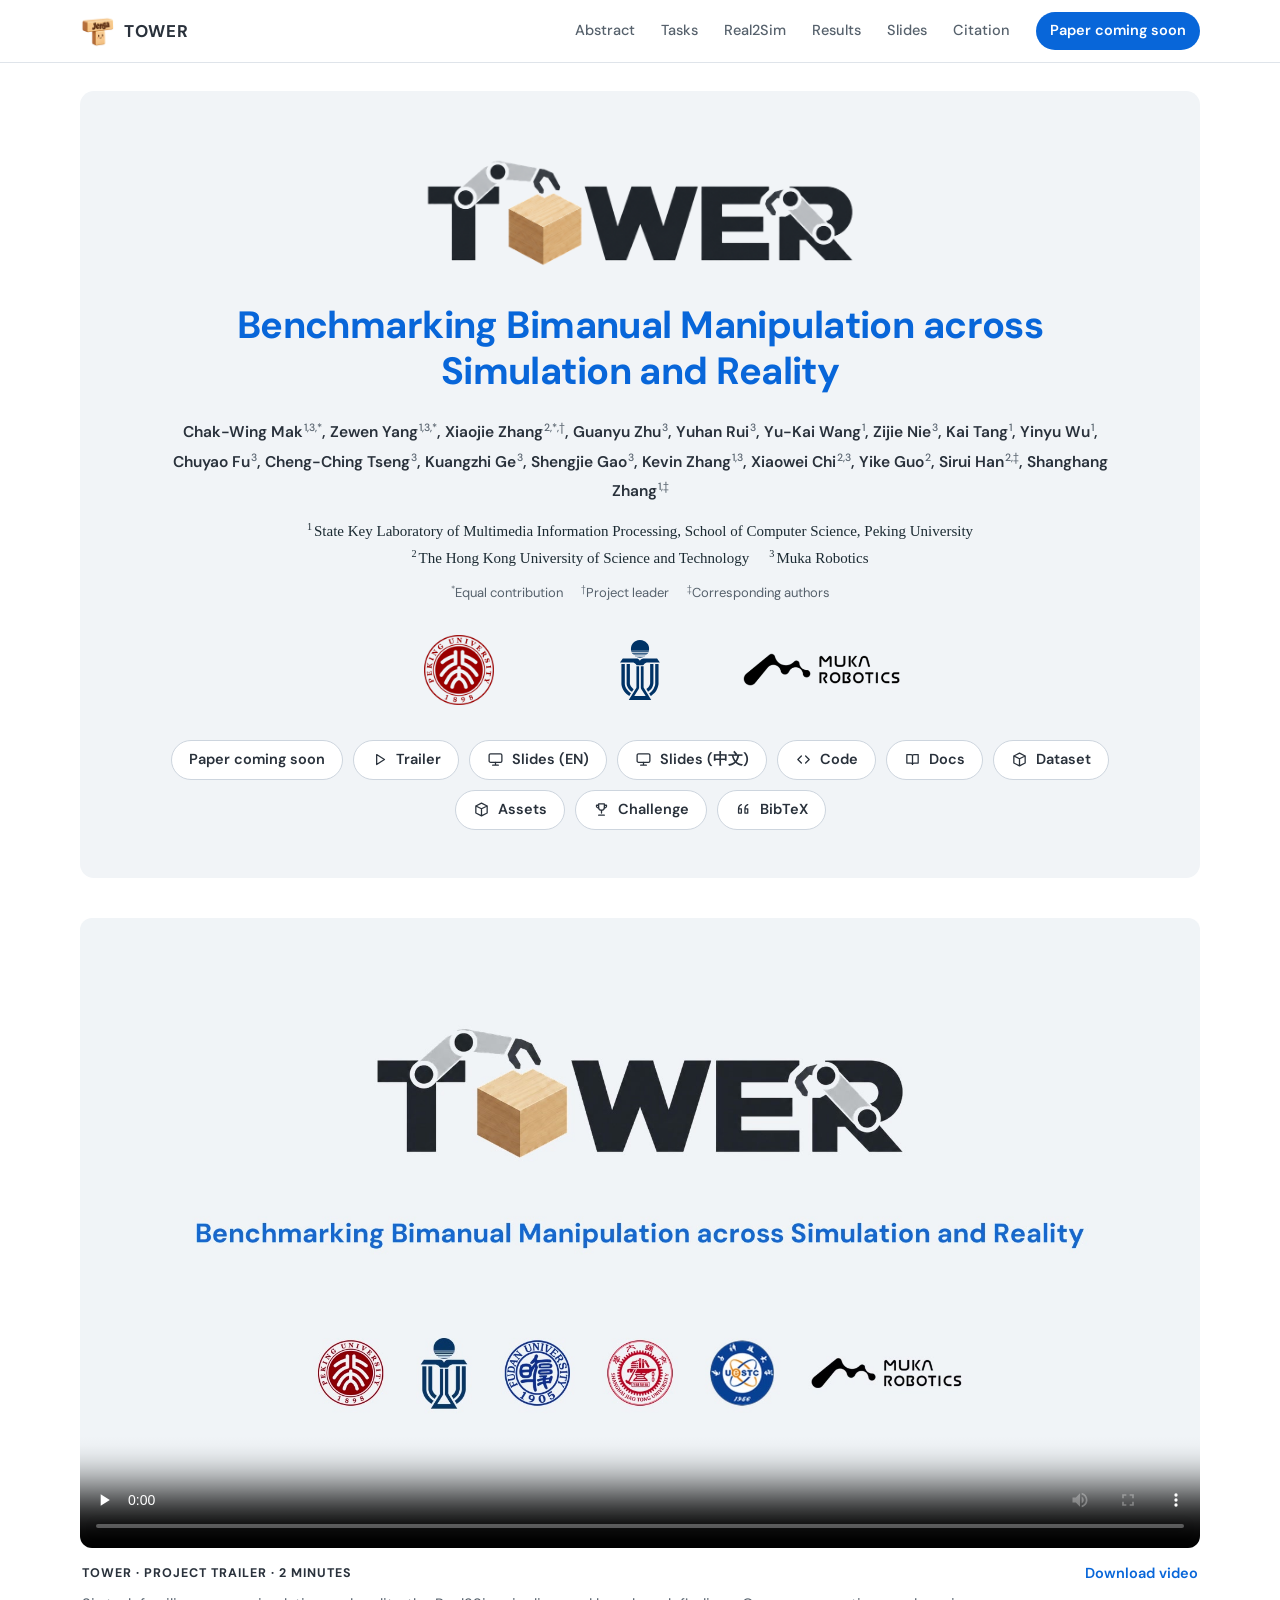
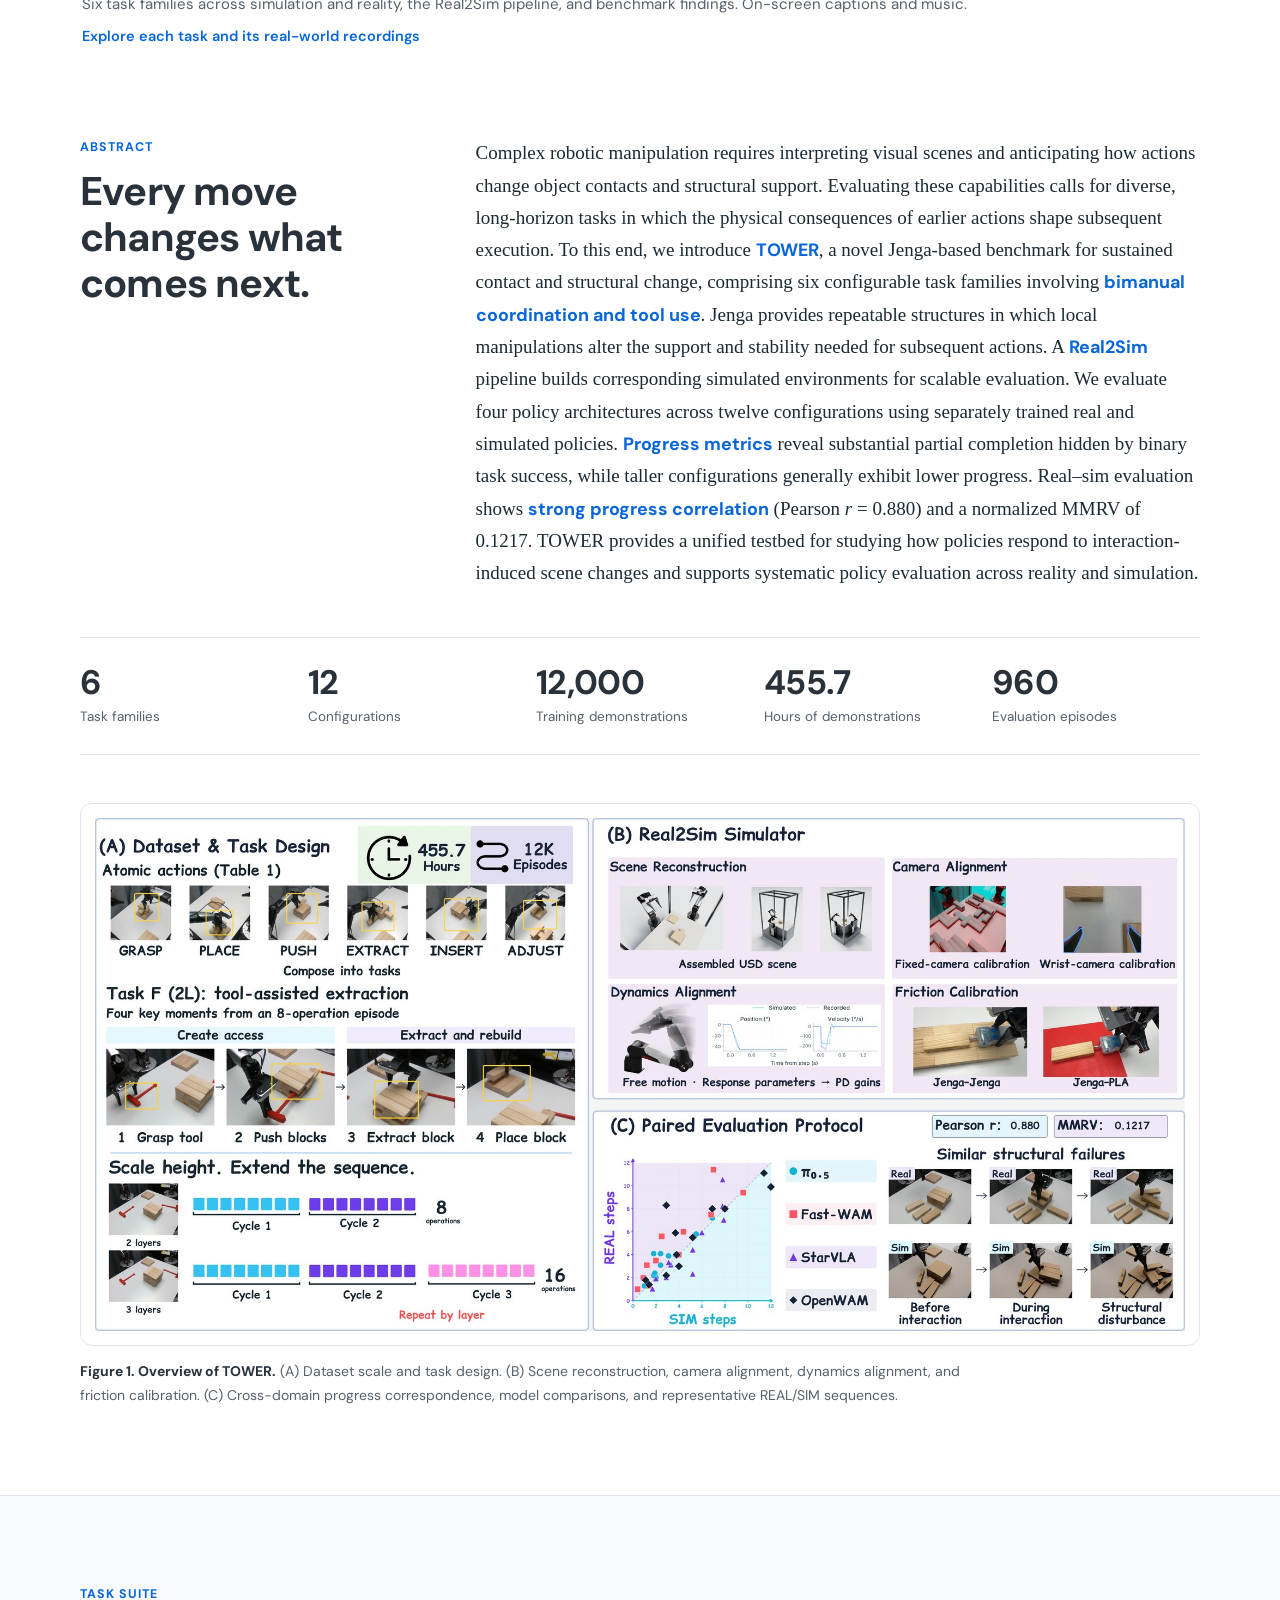
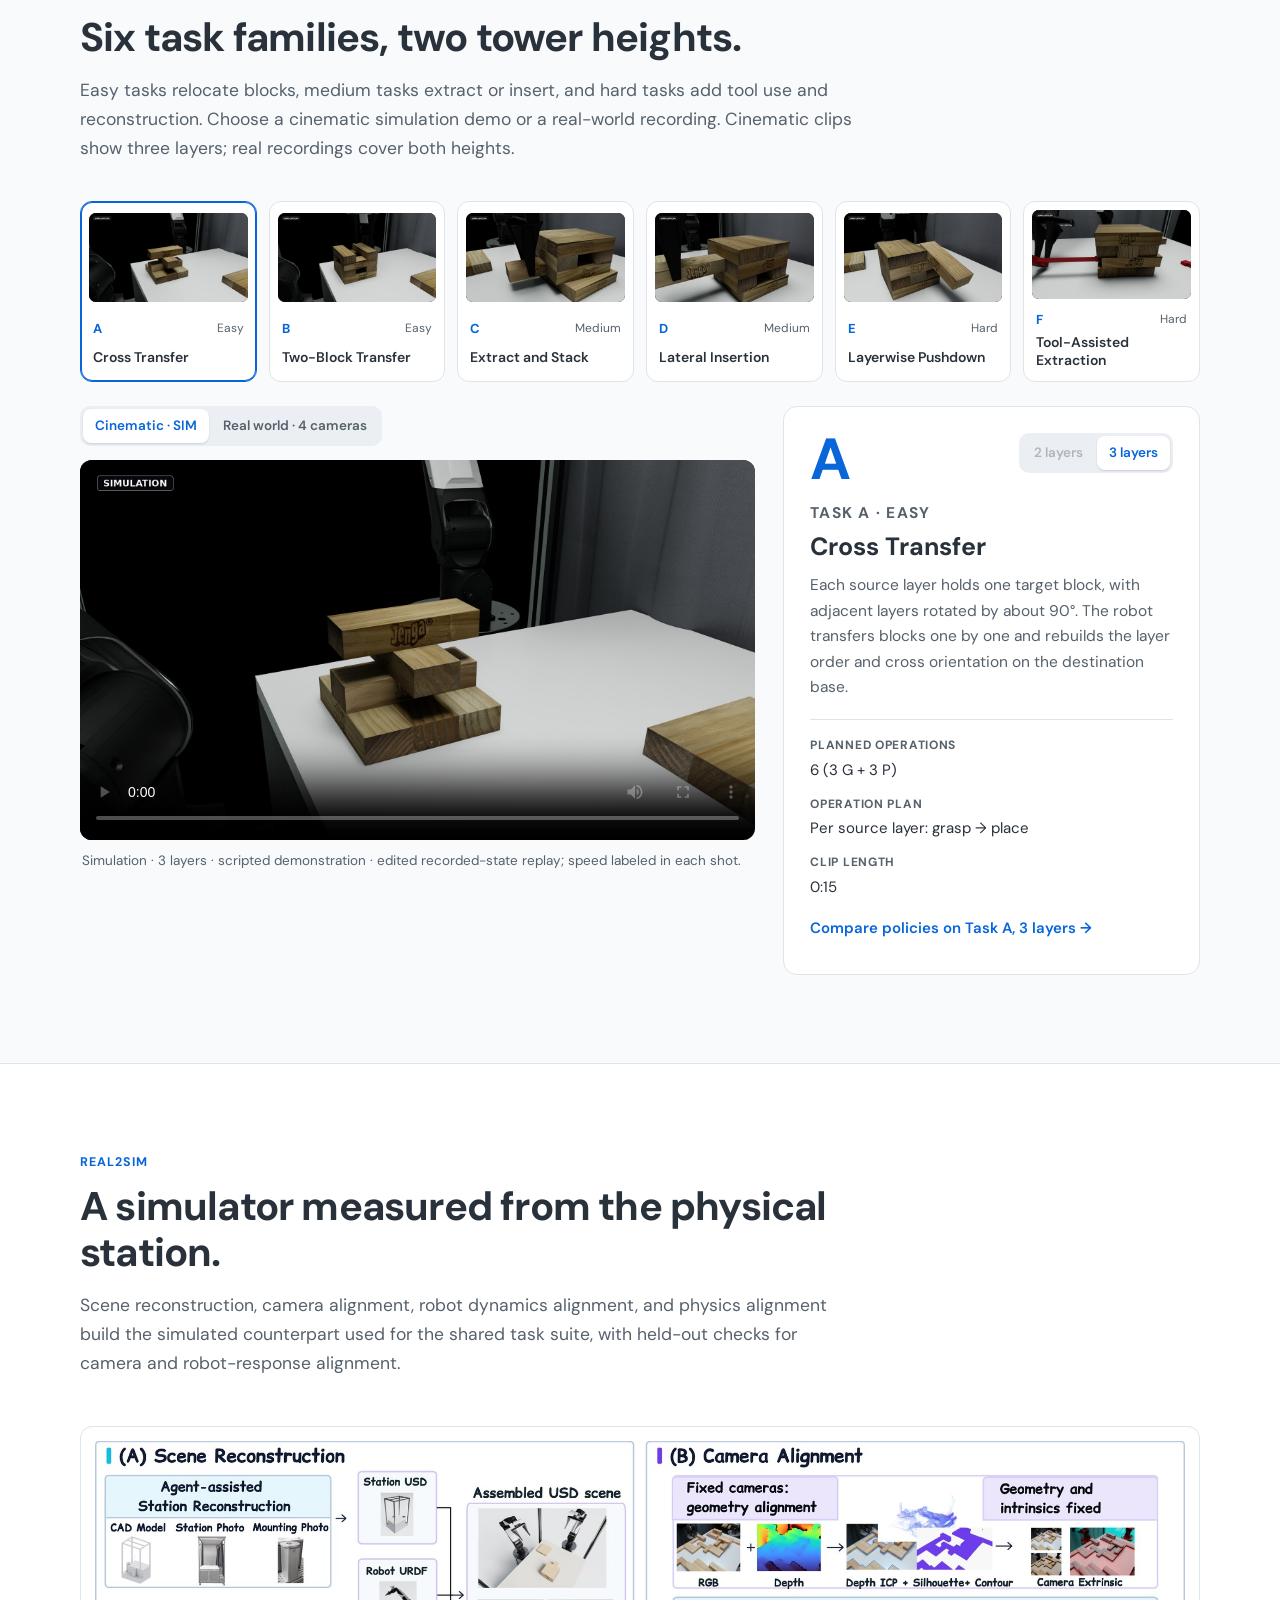
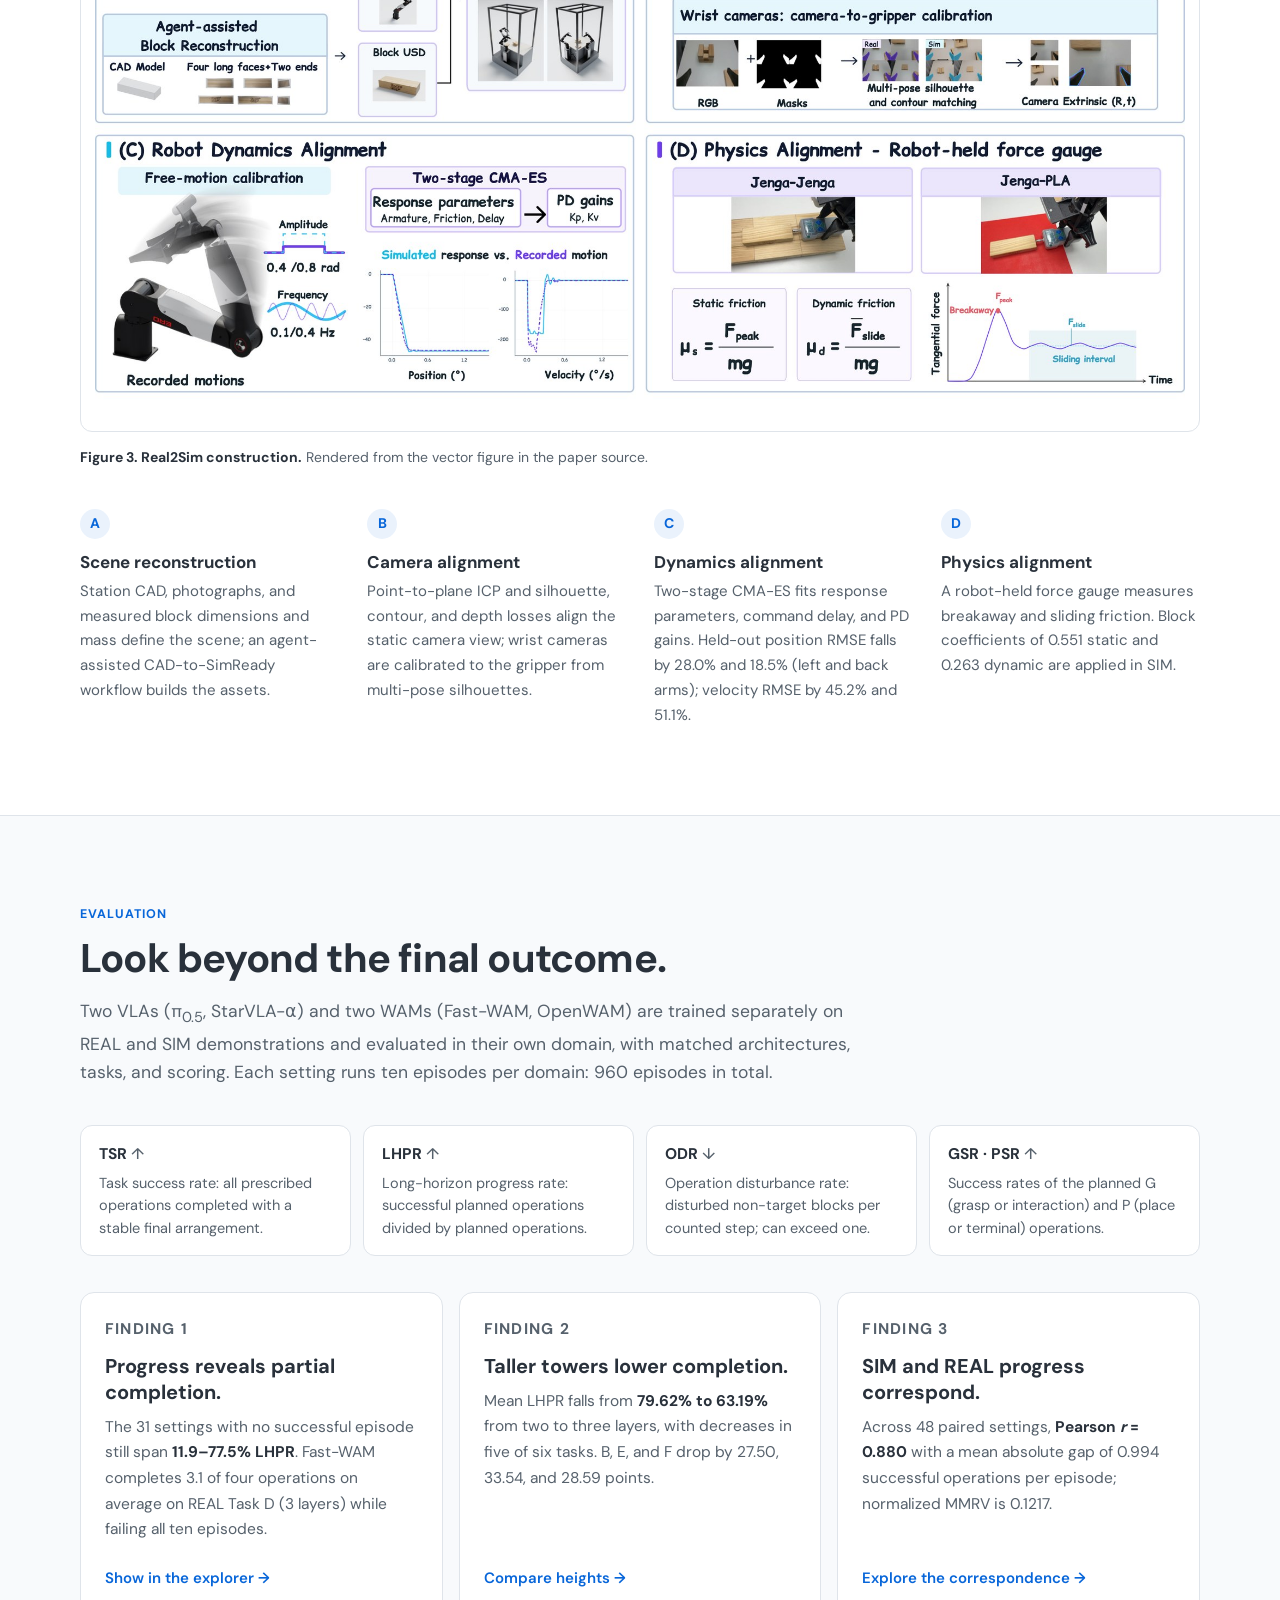
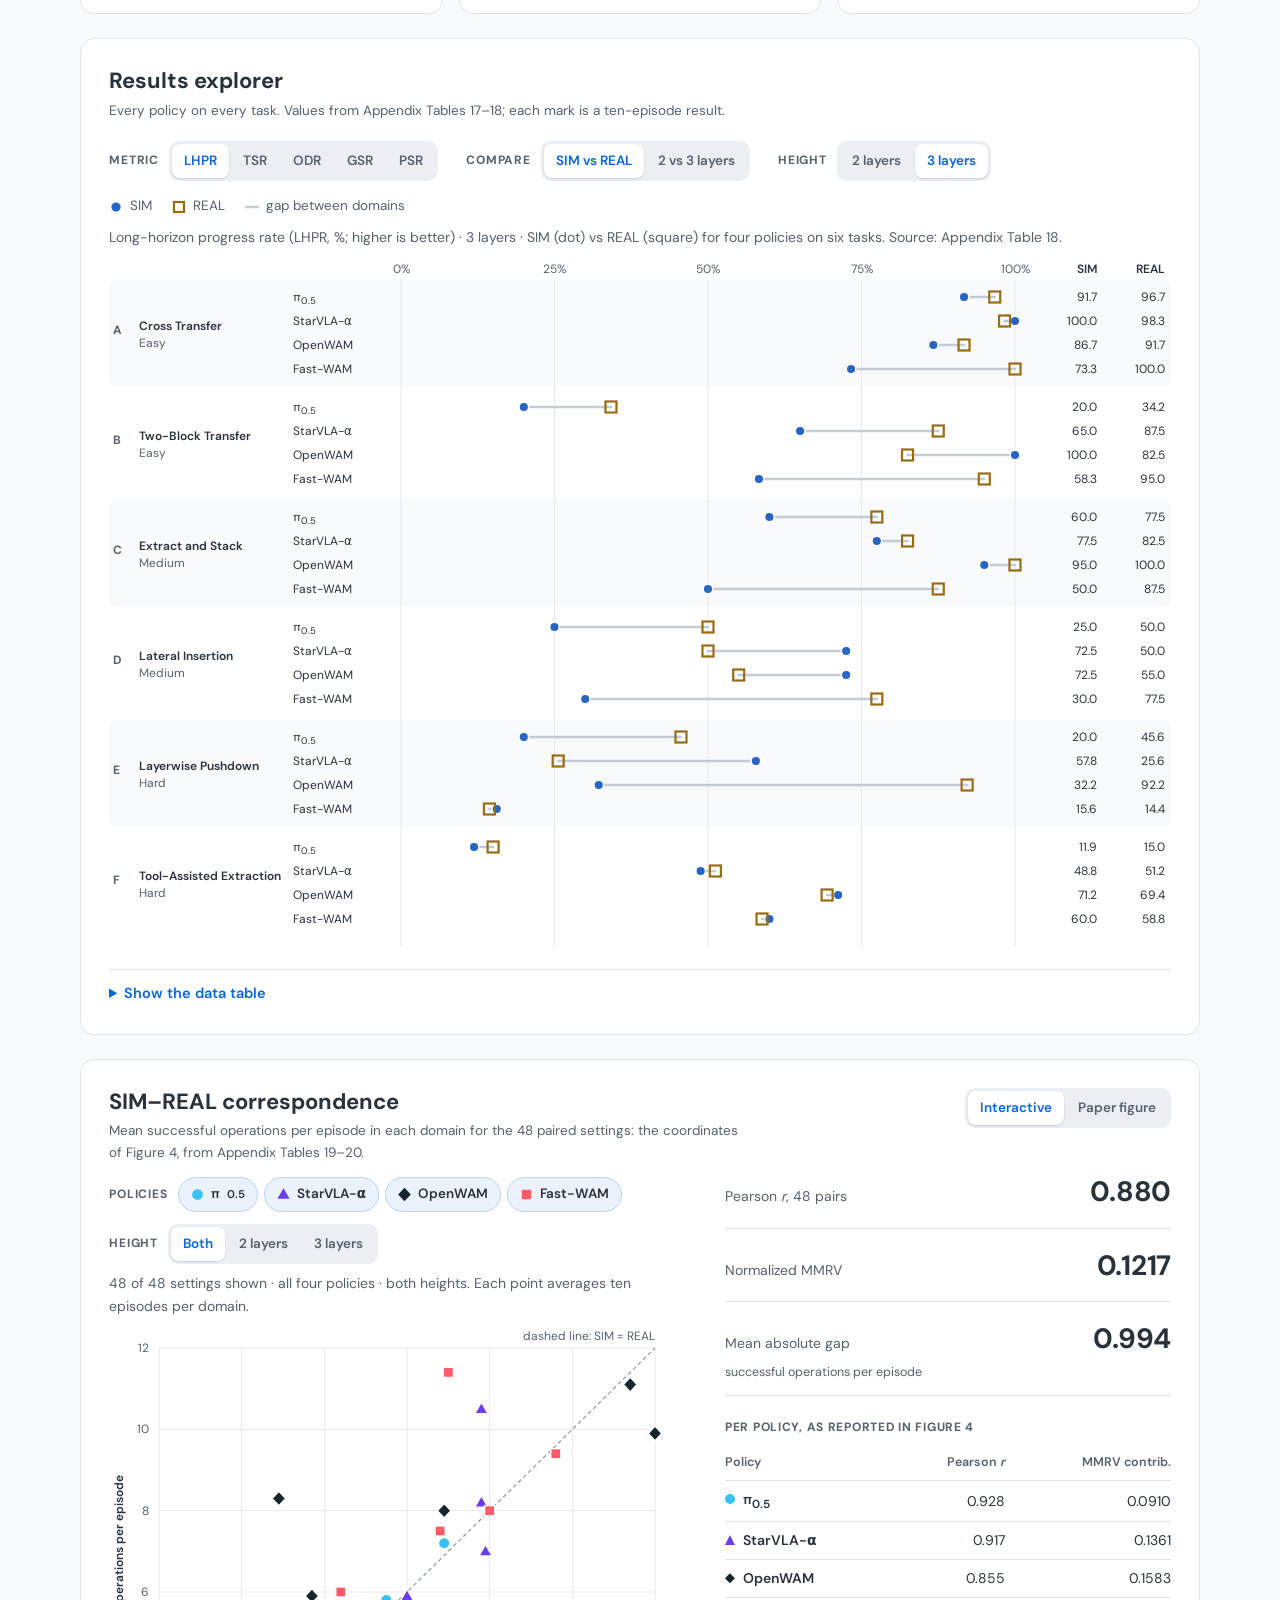
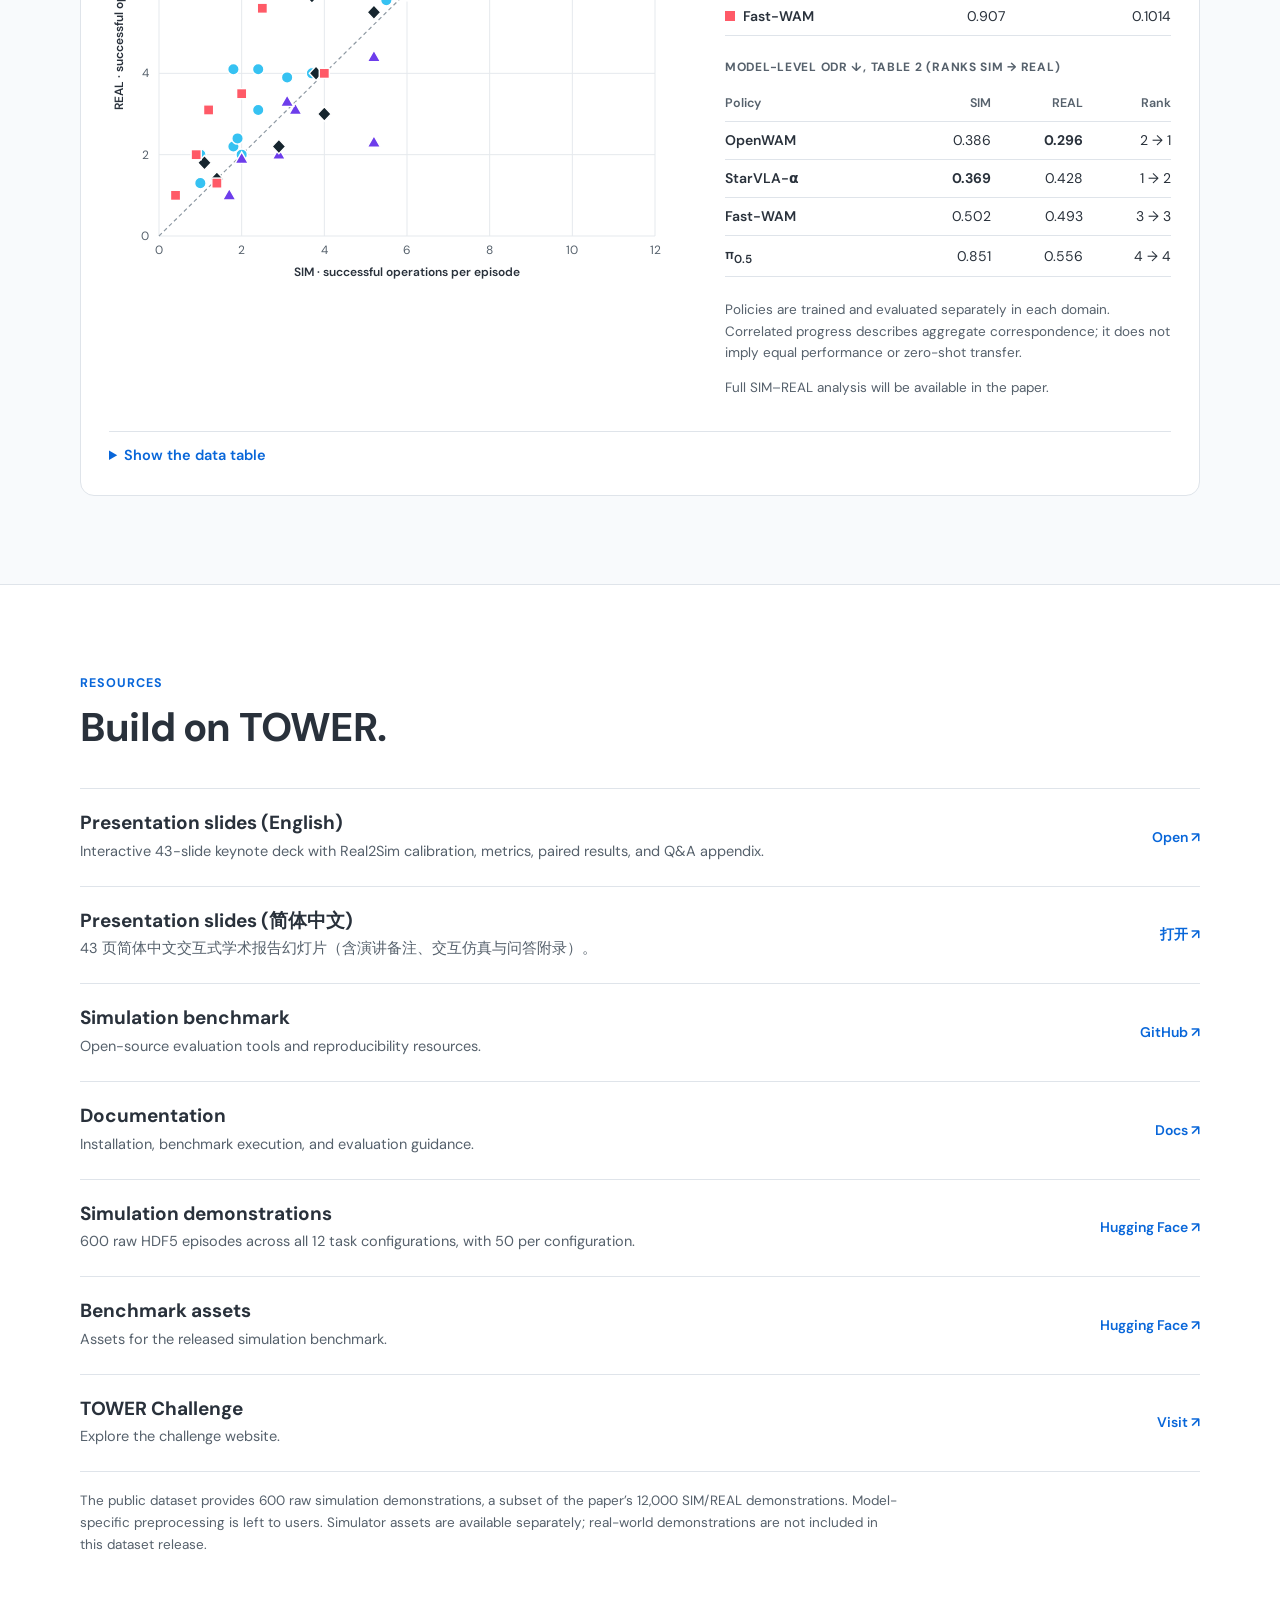
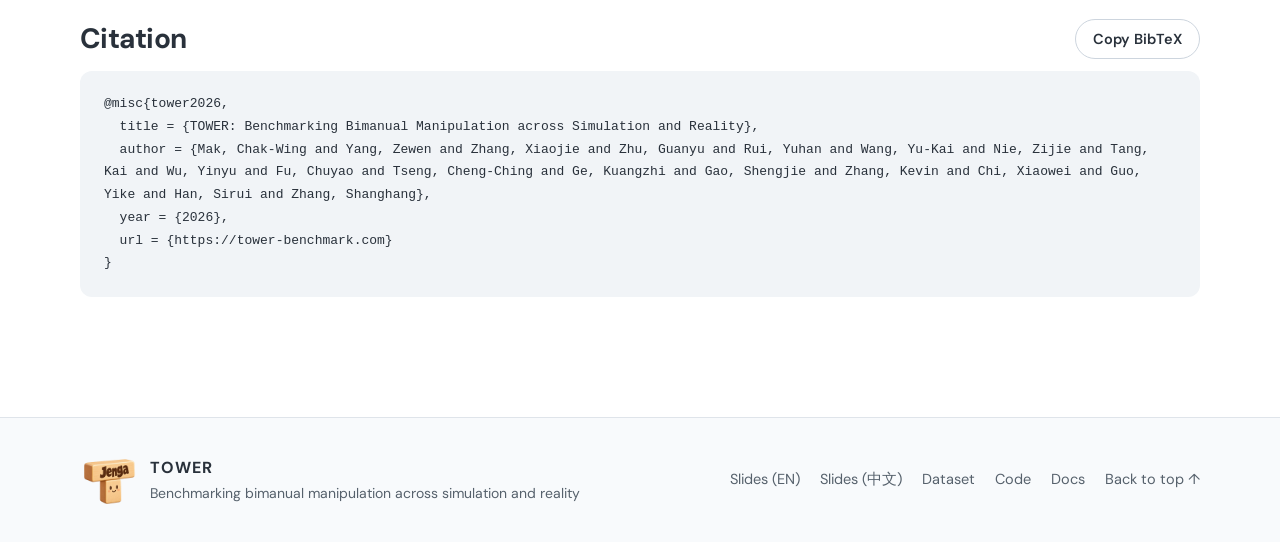
<file: index.html>
<!doctype html>
<html lang="en">
<head>
<meta charset="utf-8"><meta name="viewport" content="width=device-width,initial-scale=1">
<title>TOWER: Benchmarking Bimanual Manipulation across Simulation and Reality</title>
<meta name="description" content="TOWER is a Jenga-based benchmark for sustained contact and structural change: six bimanual task families, twelve configurations, a Real2Sim simulator, and paired real and simulated evaluation.">
<meta name="theme-color" content="#ffffff">
<meta name="color-scheme" content="light">
<meta property="og:type" content="website">
<meta property="og:title" content="TOWER: Benchmarking Bimanual Manipulation across Simulation and Reality">
<meta property="og:description" content="Six Jenga-based task families, twelve configurations, a Real2Sim simulator, and 960 paired evaluation episodes.">
<meta property="og:image" content="https://tower-benchmark.com/assets/og-image.jpg">
<meta name="twitter:card" content="summary_large_image">
<link rel="icon" href="assets/favicon.png" type="image/png">
<link rel="apple-touch-icon" href="assets/apple-touch-icon.png">
<link rel="stylesheet" href="style.css?v=full-sim-thumbnails">
</head>
<body>
<a class="skip" href="#abstract">Skip to content</a>
<header class="nav">
 <div class="nav-inner">
  <a class="brand" href="#top" aria-label="TOWER, back to top"><img src="assets/tower-t.png" alt="" width="34" height="34"><span>TOWER</span></a>
  <nav aria-label="Sections">
   <a href="#abstract">Abstract</a><a href="#tasks">Tasks</a><a href="#real2sim">Real2Sim</a><a href="#results">Results</a><a href="slides/s/tower/">Slides</a><a href="#citation">Citation</a>
   <span class="nav-paper" aria-disabled="true">Paper coming soon</span>
  </nav>
 </div>
</header>

<main>
<section class="title-block" id="top">
 <div class="wrap">
  <div class="title-panel">
   <h1><img class="logo" src="assets/tower-logo.png" alt="TOWER" width="1000" height="285"><span class="sr-only">: </span><span class="title-text">Benchmarking Bimanual Manipulation across Simulation and Reality</span></h1>
   <p class="authors">Chak-Wing Mak<sup>1,3,*</sup>, Zewen Yang<sup>1,3,*</sup>, Xiaojie Zhang<sup>2,*,†</sup>, Guanyu Zhu<sup>3</sup>, Yuhan Rui<sup>3</sup>, Yu-Kai Wang<sup>1</sup>, Zijie Nie<sup>3</sup>, Kai Tang<sup>1</sup>, Yinyu Wu<sup>1</sup>, Chuyao Fu<sup>3</sup>, Cheng-Ching Tseng<sup>3</sup>, Kuangzhi Ge<sup>3</sup>, Shengjie Gao<sup>3</sup>, Kevin Zhang<sup>1,3</sup>, Xiaowei Chi<sup>2,3</sup>, Yike Guo<sup>2</sup>, Sirui Han<sup>2,‡</sup>, Shanghang Zhang<sup>1,‡</sup></p>
   <ul class="affiliations">
    <li><sup>1</sup>State Key Laboratory of Multimedia Information Processing, School of Computer Science, Peking University</li>
    <li><sup>2</sup>The Hong Kong University of Science and Technology</li>
    <li><sup>3</sup>Muka Robotics</li>
   </ul>
   <p class="notes"><span><sup>*</sup>Equal contribution</span><span><sup>†</sup>Project leader</span><span><sup>‡</sup>Corresponding authors</span></p>
   <div class="institution-logos" role="group" aria-label="Author institutions">
    <div class="institution-mark pku-mark"><img src="assets/pku-logo.png" alt="Peking University" title="Peking University"></div>
    <div class="institution-mark hkust-mark"><img src="assets/hkust-logo.svg" alt="The Hong Kong University of Science and Technology" title="The Hong Kong University of Science and Technology"></div>
    <div class="institution-mark muka-mark"><img src="assets/muka-logo.png" alt="Muka Robotics" title="Muka Robotics"></div>
   </div>
   <div class="links" aria-label="Paper and resources">
    <span class="pill" aria-disabled="true">Paper coming soon</span>
    <a class="pill" href="#trailer"><svg viewBox="0 0 24 24" aria-hidden="true"><path d="m8 5 11 7-11 7z"/></svg>Trailer</a>
    <a class="pill" href="slides/s/tower/"><svg viewBox="0 0 24 24" aria-hidden="true"><rect x="3" y="4" width="18" height="12" rx="2"/><path d="M8 20h8M12 16v4"/></svg>Slides (EN)</a>
    <a class="pill" href="slides/s/tower-zh/"><svg viewBox="0 0 24 24" aria-hidden="true"><rect x="3" y="4" width="18" height="12" rx="2"/><path d="M8 20h8M12 16v4"/></svg>Slides (中文)</a>
    <a class="pill" href="https://github.com/tower-benchmark/TOWER"><svg viewBox="0 0 24 24" aria-hidden="true"><path d="M9 7 4 12l5 5M15 7l5 5-5 5"/></svg>Code</a>
    <a class="pill" href="https://docs.tower-benchmark.com/"><svg viewBox="0 0 24 24" aria-hidden="true"><path d="M4 5h6a2 2 0 0 1 2 2v12a2 2 0 0 0-2-2H4zM20 5h-6a2 2 0 0 0-2 2v12a2 2 0 0 1 2-2h6z"/></svg>Docs</a>
    <a class="pill" href="https://huggingface.co/datasets/tower-benchmark/TOWER-SimData"><svg viewBox="0 0 24 24" aria-hidden="true"><path d="M12 3 4 7v10l8 4 8-4V7zM4 7l8 4 8-4M12 11v10"/></svg>Dataset</a>
    <a class="pill" href="https://huggingface.co/datasets/tower-benchmark/TOWER-Assets"><svg viewBox="0 0 24 24" aria-hidden="true"><path d="M12 3 4 7v10l8 4 8-4V7zM4 7l8 4 8-4M12 11v10"/></svg>Assets</a>
    <a class="pill" href="https://challenge.tower-benchmark.com/"><svg viewBox="0 0 24 24" aria-hidden="true"><path d="M8 4h8v5a4 4 0 0 1-8 0zM12 13v4M8 20h8M8 6H5a3 3 0 0 0 3 4M16 6h3a3 3 0 0 1-3 4"/></svg>Challenge</a>
    <a class="pill" href="#citation"><svg viewBox="0 0 24 24" aria-hidden="true"><path d="M5 11h4v6H5zM5 11c0-3 1-5 4-6M14 11h4v6h-4zM14 11c0-3 1-5 4-6"/></svg>BibTeX</a>
   </div>
  </div>
 </div>
</section>

<section class="teaser wrap" id="trailer" aria-labelledby="teaser-title">
 <h2 class="sr-only" id="teaser-title">TOWER project trailer</h2>
 <figure class="domain-tile">
  <div class="tile-media wide"><video id="trailer-video" controls playsinline preload="none" poster="assets/tower-trailer-v2-poster.jpg" aria-label="TOWER two-minute project trailer with music" aria-describedby="trailer-caption"><source src="assets/tower-trailer-v2.mp4" type="video/mp4">Your browser does not support embedded video. <a href="assets/tower-trailer-v2.mp4">Watch the TOWER trailer</a>.</video></div>
  <figcaption id="trailer-caption"><div class="tile-head"><p class="kicker">TOWER · Project trailer · 2 minutes</p><a class="text-link" href="assets/tower-trailer-v2.mp4" download>Download video</a></div>
  <p>Six task families across simulation and reality, the Real2Sim pipeline, and benchmark findings. On-screen captions and music.</p>
  <a class="text-link" href="#tasks">Explore each task and its real-world recordings</a></figcaption>
 </figure>
</section>

<section class="section wrap" id="abstract">
 <div class="abstract-grid">
  <div>
   <p class="eyebrow">Abstract</p>
   <h2>Every move changes what comes next.</h2>
  </div>
  <p class="abstract">Complex robotic manipulation requires interpreting visual scenes and anticipating how actions change object contacts and structural support. Evaluating these capabilities calls for diverse, long-horizon tasks in which the physical consequences of earlier actions shape subsequent execution. To this end, we introduce <b class="hl">TOWER</b>, a novel Jenga-based benchmark for sustained contact and structural change, comprising six configurable task families involving <b class="hl">bimanual coordination and tool use</b>. Jenga provides repeatable structures in which local manipulations alter the support and stability needed for subsequent actions. A <b class="hl">Real2Sim</b> pipeline builds corresponding simulated environments for scalable evaluation. We evaluate four policy architectures across twelve configurations using separately trained real and simulated policies. <b class="hl">Progress metrics</b> reveal substantial partial completion hidden by binary task success, while taller configurations generally exhibit lower progress. Real–sim evaluation shows <b class="hl">strong progress correlation</b> (Pearson <i>r</i>&nbsp;=&nbsp;0.880) and a normalized MMRV of 0.1217. TOWER provides a unified testbed for studying how policies respond to interaction-induced scene changes and supports systematic policy evaluation across reality and simulation.</p>
 </div>
 <dl class="stats" aria-label="Benchmark scale reported in the paper">
  <div><dt>Task families</dt><dd>6</dd></div>
  <div><dt>Configurations</dt><dd>12</dd></div>
  <div><dt>Training demonstrations</dt><dd>12,000</dd></div>
  <div><dt>Hours of demonstrations</dt><dd>455.7</dd></div>
  <div><dt>Evaluation episodes</dt><dd>960</dd></div>
 </dl>
 <figure class="paper-figure">
  <a href="assets/fig1-overview.jpg" aria-label="Open Figure 1 at full size"><img src="assets/fig1-overview.jpg" alt="Figure 1 of the paper. (A) Six atomic actions, four key moments of a Task F episode, and how taller towers extend the plan from 8 to 16 operations. (B) Real2Sim stages: scene reconstruction, camera alignment, dynamics alignment, friction calibration. (C) Paired evaluation: SIM versus REAL progress for four policies, Pearson r 0.880, MMRV 0.1217, and matching REAL and SIM failure sequences." width="2000" height="942" loading="lazy"></a>
  <figcaption><b>Figure 1. Overview of TOWER.</b> (A) Dataset scale and task design. (B) Scene reconstruction, camera alignment, dynamics alignment, and friction calibration. (C) Cross-domain progress correspondence, model comparisons, and representative REAL/SIM sequences.</figcaption>
 </figure>
</section>

<section class="section band" id="tasks">
 <div class="wrap">
  <div class="section-head">
   <p class="eyebrow">Task suite</p>
   <h2>Six task families, two tower heights.</h2>
   <p>Easy tasks relocate blocks, medium tasks extract or insert, and hard tasks add tool use and reconstruction. Choose a cinematic simulation demo or a real-world recording. Cinematic clips show three layers; real recordings cover both heights.</p>
  </div>
  <div class="task-picker" role="group" aria-label="Choose task">
   <button type="button" data-task="0" aria-pressed="true"><span class="thumb"><img src="assets/cinematic-A.jpg" alt="" width="1920" height="1080" loading="lazy"></span><span class="tp-letter">A</span><span class="tp-name">Cross Transfer</span><span class="tp-level">Easy</span></button>
   <button type="button" data-task="1" aria-pressed="false"><span class="thumb"><img src="assets/cinematic-B.jpg" alt="" width="1920" height="1080" loading="lazy"></span><span class="tp-letter">B</span><span class="tp-name">Two-Block Transfer</span><span class="tp-level">Easy</span></button>
   <button type="button" data-task="2" aria-pressed="false"><span class="thumb"><img src="assets/cinematic-C.jpg" alt="" width="1920" height="1080" loading="lazy"></span><span class="tp-letter">C</span><span class="tp-name">Extract and Stack</span><span class="tp-level">Medium</span></button>
   <button type="button" data-task="3" aria-pressed="false"><span class="thumb"><img src="assets/cinematic-D.jpg" alt="" width="1920" height="1080" loading="lazy"></span><span class="tp-letter">D</span><span class="tp-name">Lateral Insertion</span><span class="tp-level">Medium</span></button>
   <button type="button" data-task="4" aria-pressed="false"><span class="thumb"><img src="assets/cinematic-E.jpg" alt="" width="1920" height="1080" loading="lazy"></span><span class="tp-letter">E</span><span class="tp-name">Layerwise Pushdown</span><span class="tp-level">Hard</span></button>
   <button type="button" data-task="5" aria-pressed="false"><span class="thumb"><img src="assets/cinematic-F.jpg" alt="" width="1920" height="1080" loading="lazy"></span><span class="tp-letter">F</span><span class="tp-name">Tool-Assisted Extraction</span><span class="tp-level">Hard</span></button>
  </div>
  <div class="task-stage">
   <div class="task-player">
    <div class="segmented media-modes" role="group" aria-label="Video type"><button type="button" data-media="cinematic" aria-pressed="true">Cinematic · SIM</button><button type="button" data-media="real" aria-pressed="false">Real world · 4 cameras</button></div>
    <video id="task-video" class="cinematic" controls playsinline preload="none" poster="assets/cinematic-A.jpg" aria-label="Cross Transfer, 3 layers, cinematic simulation"><source src="assets/cinematic-A-no-footer.mp4" type="video/mp4"></video>
    <p class="fine" id="task-media-caption">Simulation · 3 layers · scripted demonstration · edited recorded-state replay; speed labeled in each shot.</p>
   </div>
   <div class="task-info" aria-live="polite">
    <div class="task-info-top">
     <span class="task-letter" id="task-letter" aria-hidden="true">A</span>
     <div class="segmented" role="group" aria-label="Tower height"><button type="button" data-layer="2" disabled aria-pressed="false">2 layers</button><button type="button" data-layer="3" aria-pressed="true">3 layers</button></div>
    </div>
    <p class="task-level" id="task-level">Task A · Easy</p>
    <h3 id="task-title">Cross Transfer</h3>
    <p id="task-description">Blocks are transferred one by one to rebuild the cross-oriented tower on a new base.</p>
    <dl class="task-facts">
     <div><dt>Planned operations</dt><dd id="task-ops">6 (3 G + 3 P)</dd></div>
     <div><dt>Operation plan</dt><dd id="task-plan">Per source layer: grasp → place</dd></div>
     <div><dt>Clip length</dt><dd id="task-duration">0:15</dd></div>
    </dl>
    <button type="button" class="text-button" id="task-compare">Compare policies on Task A, 3 layers <span aria-hidden="true">→</span></button>
   </div>
  </div>
 </div>
</section>

<section class="section wrap" id="real2sim">
 <div class="section-head">
  <p class="eyebrow">Real2Sim</p>
  <h2>A simulator measured from the physical station.</h2>
  <p>Scene reconstruction, camera alignment, robot dynamics alignment, and physics alignment build the simulated counterpart used for the shared task suite, with held-out checks for camera and robot-response alignment.</p>
 </div>
 <figure class="paper-figure">
  <a href="assets/fig3-real2sim.jpg" aria-label="Open Figure 3 at full size"><img src="assets/fig3-real2sim.jpg" alt="Figure 3 of the paper, Real2Sim construction: (A) station and block reconstruction into an assembled USD scene, (B) fixed and wrist camera alignment, (C) two-stage CMA-ES robot dynamics alignment with simulated versus recorded joint response, (D) force-gauge friction measurement for Jenga–Jenga and Jenga–PLA contact." width="2000" height="1057" loading="lazy"></a>
  <figcaption><b>Figure 3. Real2Sim construction.</b> Rendered from the vector figure in the paper source.</figcaption>
 </figure>
 <ol class="steps">
  <li><span>A</span><h3>Scene reconstruction</h3><p>Station CAD, photographs, and measured block dimensions and mass define the scene; an agent-assisted CAD-to-SimReady workflow builds the assets.</p></li>
  <li><span>B</span><h3>Camera alignment</h3><p>Point-to-plane ICP and silhouette, contour, and depth losses align the static camera view; wrist cameras are calibrated to the gripper from multi-pose silhouettes.</p></li>
  <li><span>C</span><h3>Dynamics alignment</h3><p>Two-stage CMA-ES fits response parameters, command delay, and PD gains. Held-out position RMSE falls by 28.0% and 18.5% (left and back arms); velocity RMSE by 45.2% and 51.1%.</p></li>
  <li><span>D</span><h3>Physics alignment</h3><p>A robot-held force gauge measures breakaway and sliding friction. Block coefficients of 0.551 static and 0.263 dynamic are applied in SIM.</p></li>
 </ol>
</section>

<section class="section band" id="results">
 <div class="wrap">
  <div class="section-head">
   <p class="eyebrow">Evaluation</p>
   <h2>Look beyond the final outcome.</h2>
   <p>Two VLAs (π<sub>0.5</sub>, StarVLA-α) and two WAMs (Fast-WAM, OpenWAM) are trained separately on REAL and SIM demonstrations and evaluated in their own domain, with matched architectures, tasks, and scoring. Each setting runs ten episodes per domain: 960 episodes in total.</p>
  </div>
  <dl class="metrics">
   <div><dt>TSR <span>↑</span></dt><dd>Task success rate: all prescribed operations completed with a stable final arrangement.</dd></div>
   <div><dt>LHPR <span>↑</span></dt><dd>Long-horizon progress rate: successful planned operations divided by planned operations.</dd></div>
   <div><dt>ODR <span>↓</span></dt><dd>Operation disturbance rate: disturbed non-target blocks per counted step; can exceed one.</dd></div>
   <div><dt>GSR · PSR <span>↑</span></dt><dd>Success rates of the planned G (grasp or interaction) and P (place or terminal) operations.</dd></div>
  </dl>
  

  <div class="findings">
   <article>
    <p class="finding-no">Finding 1</p>
    <h3>Progress reveals partial completion.</h3>
    <p>The 31 settings with no successful episode still span <strong>11.9–77.5% LHPR</strong>. Fast-WAM completes 3.1 of four operations on average on REAL Task D (3 layers) while failing all ten episodes.</p>
    <button type="button" class="text-button" data-show="partial">Show in the explorer <span aria-hidden="true">→</span></button>
   </article>
   <article>
    <p class="finding-no">Finding 2</p>
    <h3>Taller towers lower completion.</h3>
    <p>Mean LHPR falls from <strong>79.62% to 63.19%</strong> from two to three layers, with decreases in five of six tasks. B, E, and F drop by 27.50, 33.54, and 28.59 points.</p>
    <button type="button" class="text-button" data-show="height">Compare heights <span aria-hidden="true">→</span></button>
   </article>
   <article>
    <p class="finding-no">Finding 3</p>
    <h3>SIM and REAL progress correspond.</h3>
    <p>Across 48 paired settings, <strong>Pearson <i>r</i> = 0.880</strong> with a mean absolute gap of 0.994 successful operations per episode; normalized MMRV is 0.1217.</p>
    <button type="button" class="text-button" data-show="correspondence">Explore the correspondence <span aria-hidden="true">→</span></button>
   </article>
  </div>

  <div class="chart-card" id="explorer">
   <div class="chart-head">
    <div>
     <h3>Results explorer</h3>
     <p class="fine">Every policy on every task. Values from Appendix Tables 17–18; each mark is a ten-episode result.</p>
    </div>
   </div>
   <div class="controls" aria-label="Explorer controls">
    <div class="control"><span class="control-label" id="metric-label">Metric</span><div class="segmented" role="group" aria-labelledby="metric-label">
     <button type="button" data-metric="LHPR" aria-pressed="true">LHPR</button><button type="button" data-metric="TSR" aria-pressed="false">TSR</button><button type="button" data-metric="ODR" aria-pressed="false">ODR</button><button type="button" data-metric="GSR" aria-pressed="false">GSR</button><button type="button" data-metric="PSR" aria-pressed="false">PSR</button>
    </div></div>
    <div class="control"><span class="control-label" id="mode-label">Compare</span><div class="segmented" role="group" aria-labelledby="mode-label">
     <button type="button" data-mode="domain" aria-pressed="true">SIM vs REAL</button><button type="button" data-mode="height" aria-pressed="false">2 vs 3 layers</button>
    </div></div>
    <div class="control" id="height-control"><span class="control-label" id="height-label">Height</span><div class="segmented" role="group" aria-labelledby="height-label">
     <button type="button" data-ex-layer="2" aria-pressed="false">2 layers</button><button type="button" data-ex-layer="3" aria-pressed="true">3 layers</button>
    </div></div>
    <div class="control" id="domain-control" hidden><span class="control-label" id="domain-label">Domain</span><div class="segmented" role="group" aria-labelledby="domain-label">
     <button type="button" data-ex-domain="sim" aria-pressed="false">SIM</button><button type="button" data-ex-domain="real" aria-pressed="true">REAL</button>
    </div></div>
   </div>
   <div class="legend" id="explorer-legend" aria-hidden="true"></div>
   <p class="chart-summary" id="explorer-summary" aria-live="polite"></p>
   <p class="sr-only" id="explorer-live" aria-live="polite"></p>
   <div class="chart" id="explorer-chart" tabindex="0" role="group" aria-roledescription="chart" aria-label="Results explorer chart. Use the arrow keys to move between rows." aria-describedby="explorer-summary"></div>
   <noscript><p class="fine">The interactive chart needs JavaScript. All values are in Appendix Tables 17–20 of the forthcoming paper.</p></noscript>
   <details class="data-table"><summary>Show the data table</summary><div id="explorer-table"></div></details>
  </div>

  <div class="chart-card" id="correspondence">
   <div class="chart-head">
    <div>
     <h3>SIM–REAL correspondence</h3>
     <p class="fine">Mean successful operations per episode in each domain for the 48 paired settings: the coordinates of Figure 4, from Appendix Tables 19–20.</p>
    </div>
    <div class="segmented" role="group" aria-label="Figure view"><button type="button" data-view="interactive" aria-pressed="true">Interactive</button><button type="button" data-view="paper" aria-pressed="false">Paper figure</button></div>
   </div>
   <div class="corr-grid">
    <div class="corr-main">
     <div class="controls" aria-label="Correspondence filters">
      <div class="control"><span class="control-label" id="policy-label">Policies</span><div class="chips" role="group" aria-labelledby="policy-label" id="policy-chips"></div></div>
      <div class="control"><span class="control-label" id="scatter-height-label">Height</span><div class="segmented" role="group" aria-labelledby="scatter-height-label">
       <button type="button" data-sc-layer="all" aria-pressed="true">Both</button><button type="button" data-sc-layer="2" aria-pressed="false">2 layers</button><button type="button" data-sc-layer="3" aria-pressed="false">3 layers</button>
      </div></div>
     </div>
     <p class="chart-summary" id="scatter-summary" aria-live="polite"></p>
     <p class="sr-only" id="scatter-live" aria-live="polite"></p>
     <div class="chart scatter" id="scatter-chart" tabindex="0" role="group" aria-roledescription="chart" aria-label="SIM versus REAL scatter plot. Use the arrow keys to move between points." aria-describedby="scatter-summary"></div>
     <figure class="paper-view" id="paper-view" hidden>
      <img src="assets/fig4-correlation.png" alt="Figure 4 of the paper: four panels of REAL versus SIM progress in steps, one per policy, with twelve task-layer points each and a dashed equality line. Pearson r and MMRV contribution: pi 0.5, 0.928 and 0.0910; Fast-WAM, 0.907 and 0.1014; StarVLA-alpha, 0.917 and 0.1361; OpenWAM, 0.855 and 0.1583." width="1400" height="1273" loading="lazy">
      <figcaption><b>Figure 4. SIM–REAL progress by policy.</b> Rendered from the vector figure in the paper source.</figcaption>
     </figure>
     <noscript><img class="noscript-figure" src="assets/fig4-correlation.png" alt="Figure 4 of the paper: SIM–REAL progress by policy." width="1400" height="1273"></noscript>
    </div>
    <aside class="corr-side" aria-label="Reported statistics">
     <div class="big-stats">
      <div><span>Pearson <i>r</i>, 48 pairs</span><strong>0.880</strong></div>
      <div><span>Normalized MMRV</span><strong>0.1217</strong></div>
      <div><span>Mean absolute gap</span><strong>0.994</strong><em>successful operations per episode</em></div>
     </div>
     <table class="mini-table" id="policy-stats">
      <caption>Per policy, as reported in Figure 4</caption>
      <thead><tr><th scope="col">Policy</th><th scope="col">Pearson <i>r</i></th><th scope="col">MMRV contrib.</th></tr></thead>
      <tbody>
       <tr data-policy="pi05"><th scope="row"><i class="glyph" data-shape="circle" aria-hidden="true"></i>π<sub>0.5</sub></th><td>0.928</td><td>0.0910</td></tr>
       <tr data-policy="starvla"><th scope="row"><i class="glyph" data-shape="triangle" aria-hidden="true"></i>StarVLA-α</th><td>0.917</td><td>0.1361</td></tr>
       <tr data-policy="openwam"><th scope="row"><i class="glyph" data-shape="diamond" aria-hidden="true"></i>OpenWAM</th><td>0.855</td><td>0.1583</td></tr>
       <tr data-policy="fastwam"><th scope="row"><i class="glyph" data-shape="square" aria-hidden="true"></i>Fast-WAM</th><td>0.907</td><td>0.1014</td></tr>
      </tbody>
     </table>
     <table class="mini-table">
      <caption>Model-level ODR ↓, Table 2 (ranks SIM → REAL)</caption>
      <thead><tr><th scope="col">Policy</th><th scope="col">SIM</th><th scope="col">REAL</th><th scope="col">Rank</th></tr></thead>
      <tbody>
       <tr><th scope="row">OpenWAM</th><td>0.386</td><td><b>0.296</b></td><td>2 → 1</td></tr>
       <tr><th scope="row">StarVLA-α</th><td><b>0.369</b></td><td>0.428</td><td>1 → 2</td></tr>
       <tr><th scope="row">Fast-WAM</th><td>0.502</td><td>0.493</td><td>3 → 3</td></tr>
       <tr><th scope="row">π<sub>0.5</sub></th><td>0.851</td><td>0.556</td><td>4 → 4</td></tr>
      </tbody>
     </table>
     <p class="fine">Policies are trained and evaluated separately in each domain. Correlated progress describes aggregate correspondence; it does not imply equal performance or zero-shot transfer.</p>
     <p class="fine">Full SIM–REAL analysis will be available in the paper.</p>
    </aside>
   </div>
   <details class="data-table"><summary>Show the data table</summary><div id="scatter-table"></div></details>
  </div>
 </div>
</section>

<section class="section wrap" id="resources">
 <div class="section-head">
  <p class="eyebrow">Resources</p>
  <h2>Build on TOWER.</h2>
 </div>
 <div class="resource-list">
  <a href="slides/s/tower/"><div><h3>Presentation slides (English)</h3><p>Interactive 43-slide keynote deck with Real2Sim calibration, metrics, paired results, and Q&amp;A appendix.</p></div><span>Open <span aria-hidden="true">↗</span></span></a>
  <a href="slides/s/tower-zh/"><div><h3>Presentation slides (简体中文)</h3><p>43 页简体中文交互式学术报告幻灯片（含演讲备注、交互仿真与问答附录）。</p></div><span>打开 <span aria-hidden="true">↗</span></span></a>
  <a href="https://github.com/tower-benchmark/TOWER"><div><h3>Simulation benchmark</h3><p>Open-source evaluation tools and reproducibility resources.</p></div><span>GitHub <span aria-hidden="true">↗</span></span></a>
  <a href="https://docs.tower-benchmark.com/"><div><h3>Documentation</h3><p>Installation, benchmark execution, and evaluation guidance.</p></div><span>Docs <span aria-hidden="true">↗</span></span></a>
  <a href="https://huggingface.co/datasets/tower-benchmark/TOWER-SimData"><div><h3>Simulation demonstrations</h3><p>600 raw HDF5 episodes across all 12 task configurations, with 50 per configuration.</p></div><span>Hugging Face <span aria-hidden="true">↗</span></span></a>
  <a href="https://huggingface.co/datasets/tower-benchmark/TOWER-Assets"><div><h3>Benchmark assets</h3><p>Assets for the released simulation benchmark.</p></div><span>Hugging Face <span aria-hidden="true">↗</span></span></a>
  <a href="https://challenge.tower-benchmark.com/"><div><h3>TOWER Challenge</h3><p>Explore the challenge website.</p></div><span>Visit <span aria-hidden="true">↗</span></span></a>
 </div>
 <p class="fine release-note">The public dataset provides 600 raw simulation demonstrations, a subset of the paper’s 12,000 SIM/REAL demonstrations. Model-specific preprocessing is left to users. Simulator assets are available separately; real-world demonstrations are not included in this dataset release.</p>

 <div class="citation" id="citation">
  <div class="citation-head"><h2>Citation</h2><button type="button" id="copy-citation" class="pill">Copy BibTeX</button></div>
  <pre><code id="citation-text">@misc{tower2026,
  title = {TOWER: Benchmarking Bimanual Manipulation across Simulation and Reality},
  author = {Mak, Chak-Wing and Yang, Zewen and Zhang, Xiaojie and Zhu, Guanyu and Rui, Yuhan and Wang, Yu-Kai and Nie, Zijie and Tang, Kai and Wu, Yinyu and Fu, Chuyao and Tseng, Cheng-Ching and Ge, Kuangzhi and Gao, Shengjie and Zhang, Kevin and Chi, Xiaowei and Guo, Yike and Han, Sirui and Zhang, Shanghang},
  year = {2026},
  url = {https://tower-benchmark.com}
}</code></pre>
  <p id="copy-status" aria-live="polite"></p>
 </div>
</section>
</main>

<footer class="footer">
 <div class="wrap footer-inner">
  <a class="footer-brand" href="#top" aria-label="Back to top"><img src="assets/tower-t.png" alt="" width="56" height="56"><span><b>TOWER</b>Benchmarking bimanual manipulation across simulation and reality</span></a>
  <nav aria-label="Footer"><a href="slides/s/tower/">Slides (EN)</a><a href="slides/s/tower-zh/">Slides (中文)</a><a href="https://huggingface.co/datasets/tower-benchmark/TOWER-SimData">Dataset</a><a href="https://github.com/tower-benchmark/TOWER">Code</a><a href="https://docs.tower-benchmark.com/">Docs</a><a href="#top">Back to top <span aria-hidden="true">↑</span></a></nav>
 </div>
</footer>
<script src="data.js"></script>
<script src="app.js"></script>
</body>
</html>
</file>
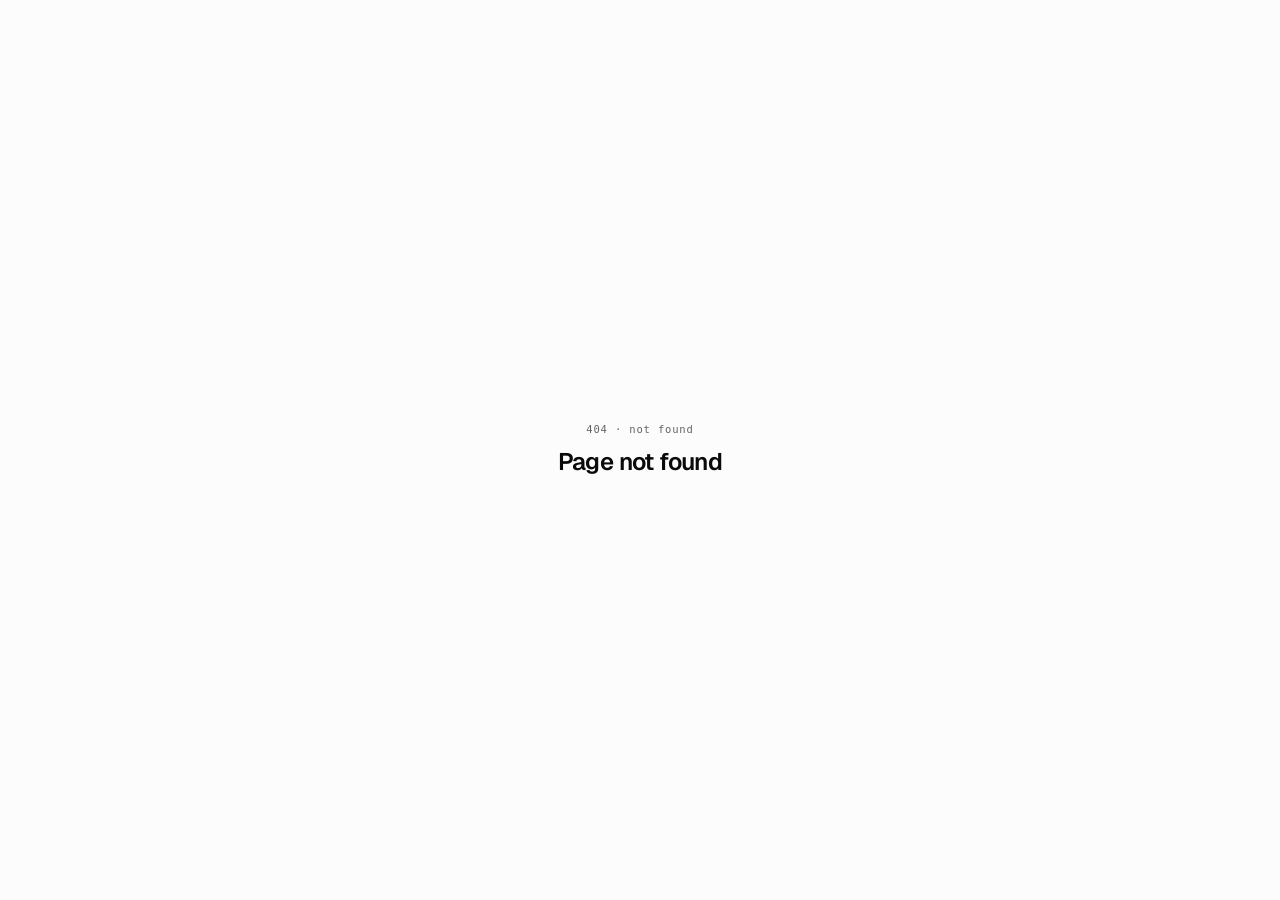
<file: slides/index.html>
<!doctype html>
<html lang="en">
  <head>
    <meta charset="UTF-8" />
    <link rel="icon" href="/assets/favicon.png" type="image/png" /><link rel="apple-touch-icon" href="/assets/apple-touch-icon.png" />
    <meta name="viewport" content="width=device-width, initial-scale=1.0" />
    <title>TOWER — Presentation Slides (EN / 简体中文)</title>
    <meta name="description" content="Interactive English and Simplified Chinese presentation slides for TOWER." />
    <meta property="og:title" content="TOWER — Presentation Slides (EN / 简体中文)" />
    <meta property="og:description" content="Interactive English and Simplified Chinese presentation slides for TOWER." />
    <meta property="og:image" content="https://tower-benchmark.com/assets/og-image.jpg" />
    <style>html{background-color:oklch(99% 0 0)}html.dark{background-color:oklch(14.5% 0 0)}html[data-translucent]{background-color:#0000}</style>
    <script>
      // Apply the stored theme before first paint; next-themes only runs
      // after the bundle loads, which flashes white for dark-mode users.
      let stored = null;
      try {
        stored = localStorage.getItem('theme');
      } catch (_) {}
      const dark =
        stored === 'dark' ||
        (stored !== 'light' && matchMedia('(prefers-color-scheme: dark)').matches);
      document.documentElement.classList.toggle('dark', dark);
      document.documentElement.style.colorScheme = dark ? 'dark' : 'light';
      if (window.openSlideDesktop) {
        document.documentElement.dataset.shell = 'desktop';
        if (window.openSlideDesktop.translucent) document.documentElement.dataset.translucent = '';
      }
    </script>
    <script type="module" crossorigin src="/slides/assets/index-Bk08L79A.js"></script>
    <link rel="stylesheet" crossorigin href="/slides/assets/index-BGSTCJQl.css">
  </head>
  <body>
    <div id="root"></div>
  </body>
</html>
</file>
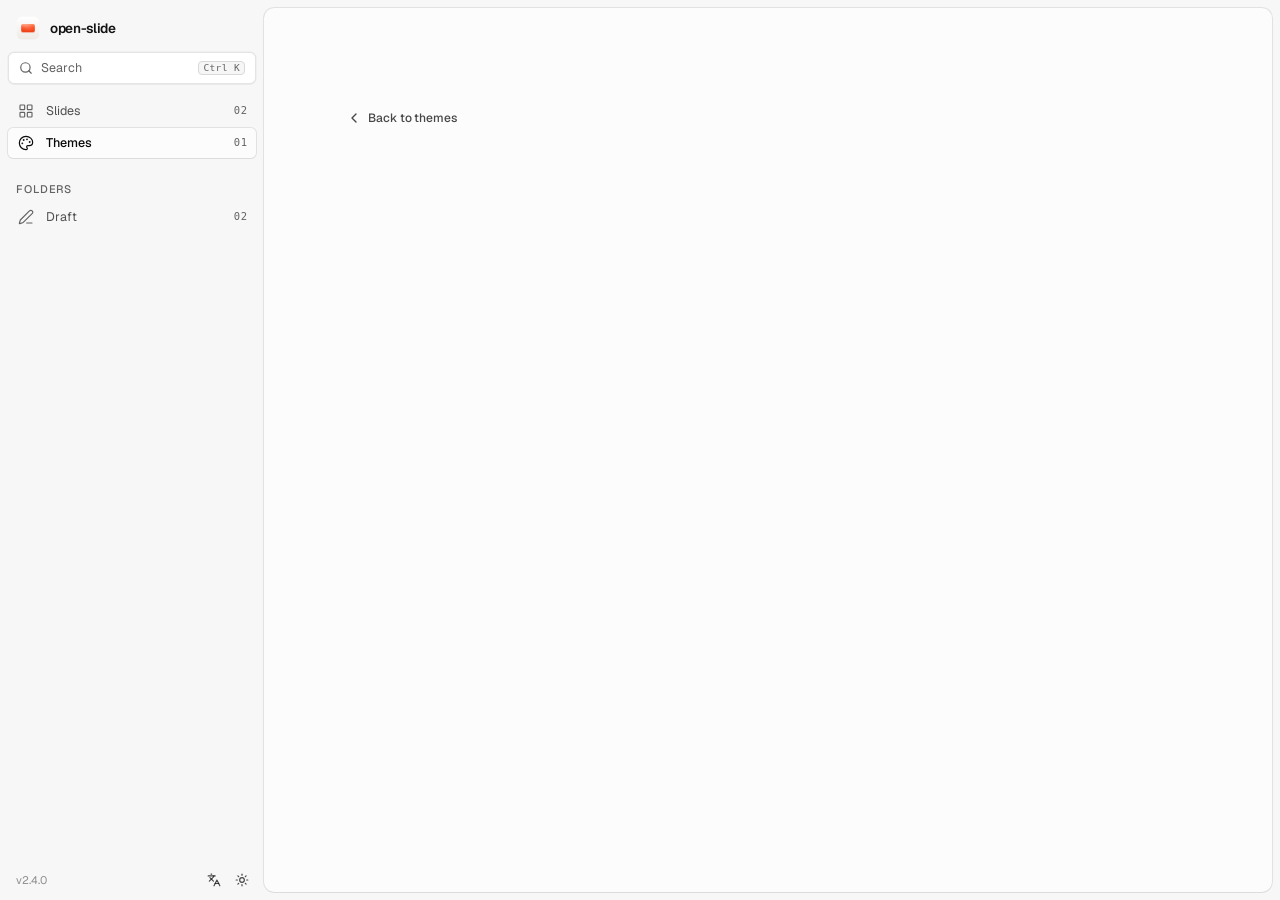
<file: slides/themes/index.html>
<!doctype html>
<html lang="en">
  <head>
    <meta charset="UTF-8" />
    <link rel="icon" href="/assets/favicon.png" type="image/png" /><link rel="apple-touch-icon" href="/assets/apple-touch-icon.png" />
    <meta name="viewport" content="width=device-width, initial-scale=1.0" />
    <title>TOWER — Presentation Theme</title>
    <meta name="description" content="Muka Cleanroom presentation theme." />
    <meta property="og:title" content="TOWER — Presentation Theme" />
    <meta property="og:description" content="Muka Cleanroom presentation theme." />
    <meta property="og:image" content="https://tower-benchmark.com/assets/og-image.jpg" />
    <style>html{background-color:oklch(99% 0 0)}html.dark{background-color:oklch(14.5% 0 0)}html[data-translucent]{background-color:#0000}</style>
    <script>
      // Apply the stored theme before first paint; next-themes only runs
      // after the bundle loads, which flashes white for dark-mode users.
      let stored = null;
      try {
        stored = localStorage.getItem('theme');
      } catch (_) {}
      const dark =
        stored === 'dark' ||
        (stored !== 'light' && matchMedia('(prefers-color-scheme: dark)').matches);
      document.documentElement.classList.toggle('dark', dark);
      document.documentElement.style.colorScheme = dark ? 'dark' : 'light';
      if (window.openSlideDesktop) {
        document.documentElement.dataset.shell = 'desktop';
        if (window.openSlideDesktop.translucent) document.documentElement.dataset.translucent = '';
      }
    </script>
    <script type="module" crossorigin src="/slides/assets/index-Bk08L79A.js"></script>
    <link rel="stylesheet" crossorigin href="/slides/assets/index-BGSTCJQl.css">
  </head>
  <body>
    <div id="root"></div>
  </body>
</html>
</file>
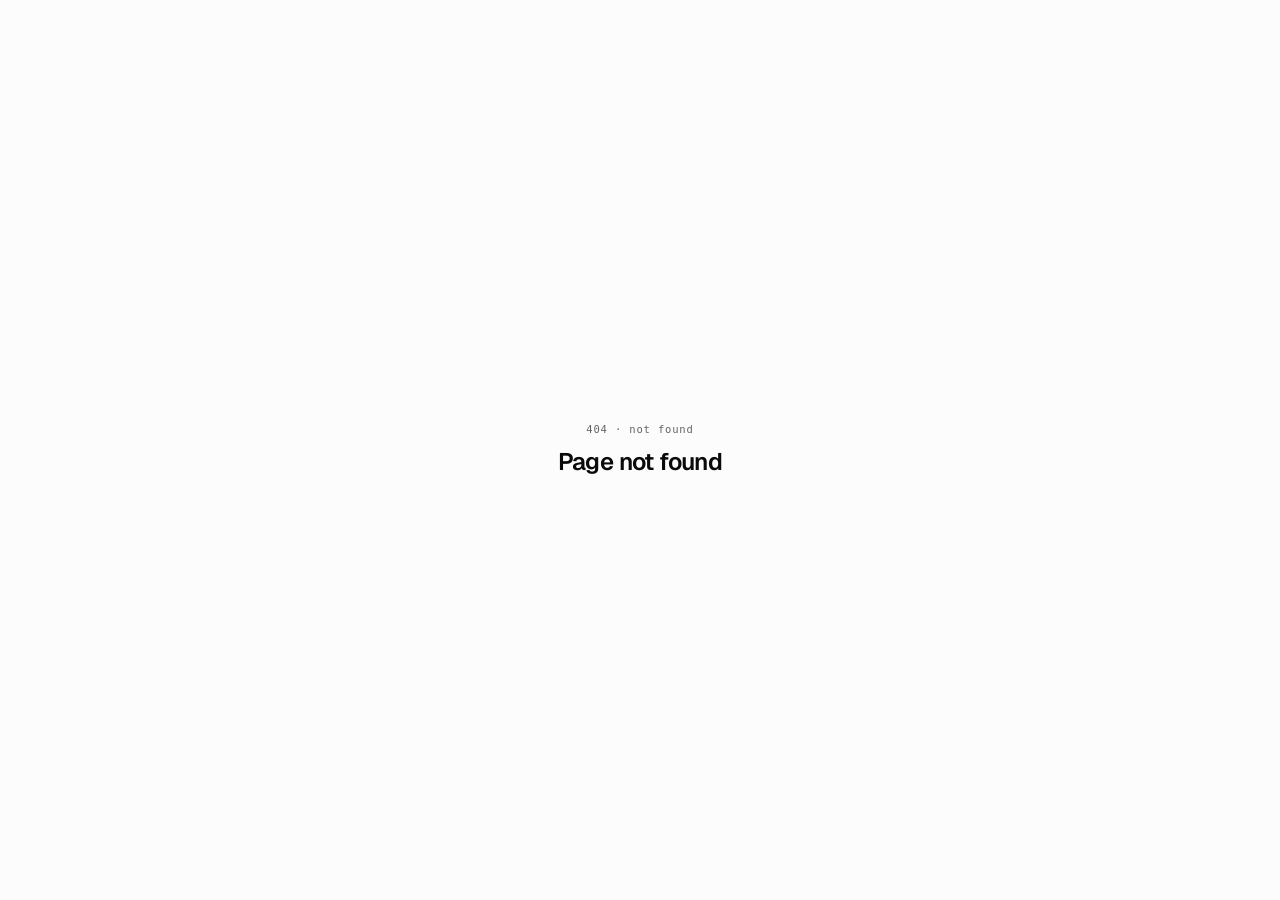
<file: slides/s/tower-zh/index.html>
<!doctype html>
<html lang="en">
  <head>
    <meta charset="UTF-8" />
    <link rel="icon" href="/assets/favicon.png" type="image/png" /><link rel="apple-touch-icon" href="/assets/apple-touch-icon.png" />
    <meta name="viewport" content="width=device-width, initial-scale=1.0" />
    <title>TOWER: Benchmarking Bimanual Manipulation across Simulation and Reality — 简体中文幻灯片</title>
    <meta name="description" content="TOWER 43 页交互式学术报告幻灯片（简体中文版）。" />
    <meta property="og:title" content="TOWER: Benchmarking Bimanual Manipulation across Simulation and Reality — 简体中文幻灯片" />
    <meta property="og:description" content="TOWER 43 页交互式学术报告幻灯片（简体中文版）。" />
    <meta property="og:image" content="https://tower-benchmark.com/assets/og-image.jpg" />
    <style>html{background-color:oklch(99% 0 0)}html.dark{background-color:oklch(14.5% 0 0)}html[data-translucent]{background-color:#0000}</style>
    <script>
      // Apply the stored theme before first paint; next-themes only runs
      // after the bundle loads, which flashes white for dark-mode users.
      let stored = null;
      try {
        stored = localStorage.getItem('theme');
      } catch (_) {}
      const dark =
        stored === 'dark' ||
        (stored !== 'light' && matchMedia('(prefers-color-scheme: dark)').matches);
      document.documentElement.classList.toggle('dark', dark);
      document.documentElement.style.colorScheme = dark ? 'dark' : 'light';
      if (window.openSlideDesktop) {
        document.documentElement.dataset.shell = 'desktop';
        if (window.openSlideDesktop.translucent) document.documentElement.dataset.translucent = '';
      }
    </script>
    <script type="module" crossorigin src="/slides/assets/index-Bk08L79A.js"></script>
    <link rel="stylesheet" crossorigin href="/slides/assets/index-BGSTCJQl.css">
  </head>
  <body>
    <div id="root"></div>
  </body>
</html>
</file>
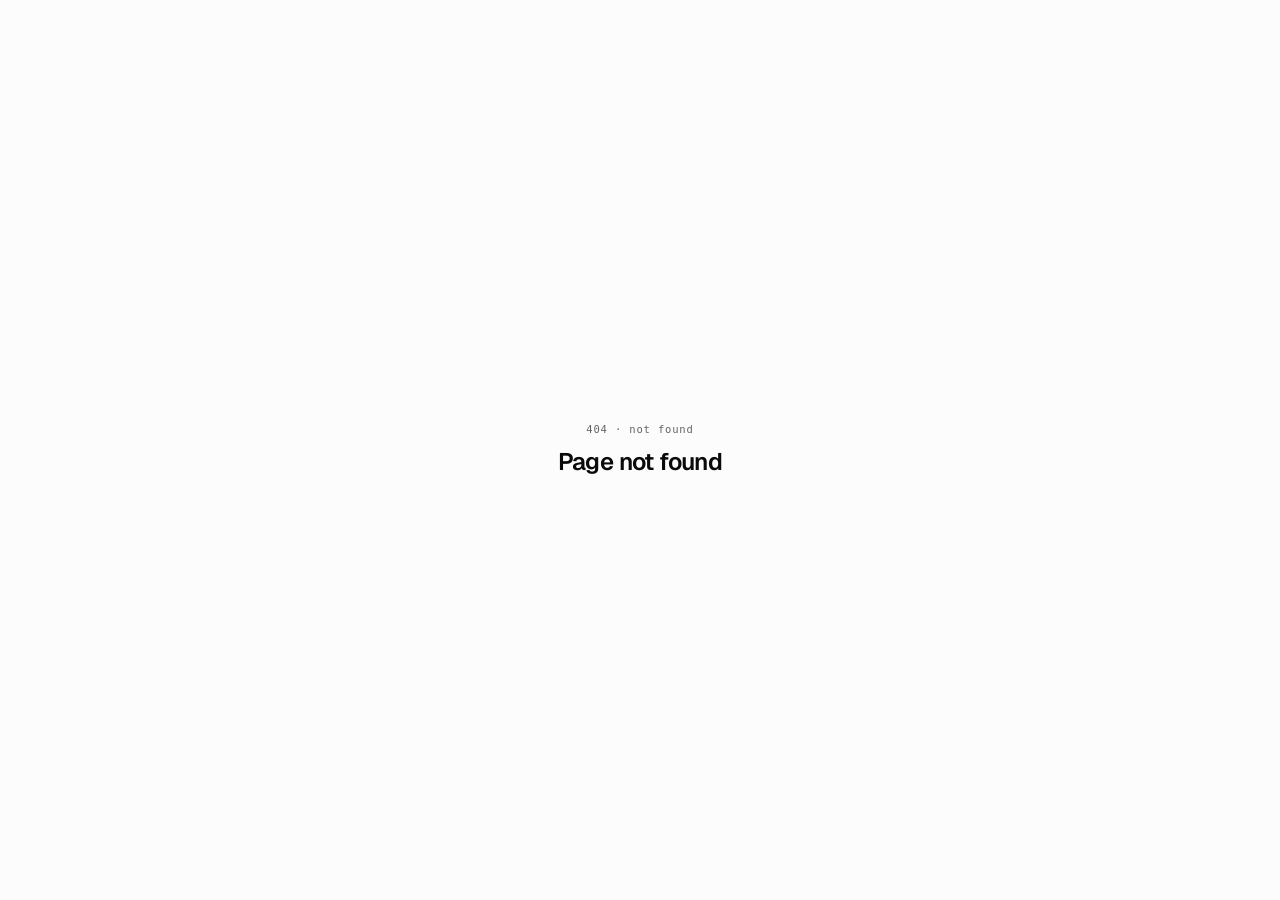
<file: slides/s/tower/index.html>
<!doctype html>
<html lang="en">
  <head>
    <meta charset="UTF-8" />
    <link rel="icon" href="/assets/favicon.png" type="image/png" /><link rel="apple-touch-icon" href="/assets/apple-touch-icon.png" />
    <meta name="viewport" content="width=device-width, initial-scale=1.0" />
    <title>TOWER: Benchmarking Bimanual Manipulation across Simulation and Reality — Slides</title>
    <meta name="description" content="Interactive 43-slide keynote presentation for TOWER (English)." />
    <meta property="og:title" content="TOWER: Benchmarking Bimanual Manipulation across Simulation and Reality — Slides" />
    <meta property="og:description" content="Interactive 43-slide keynote presentation for TOWER (English)." />
    <meta property="og:image" content="https://tower-benchmark.com/assets/og-image.jpg" />
    <style>html{background-color:oklch(99% 0 0)}html.dark{background-color:oklch(14.5% 0 0)}html[data-translucent]{background-color:#0000}</style>
    <script>
      // Apply the stored theme before first paint; next-themes only runs
      // after the bundle loads, which flashes white for dark-mode users.
      let stored = null;
      try {
        stored = localStorage.getItem('theme');
      } catch (_) {}
      const dark =
        stored === 'dark' ||
        (stored !== 'light' && matchMedia('(prefers-color-scheme: dark)').matches);
      document.documentElement.classList.toggle('dark', dark);
      document.documentElement.style.colorScheme = dark ? 'dark' : 'light';
      if (window.openSlideDesktop) {
        document.documentElement.dataset.shell = 'desktop';
        if (window.openSlideDesktop.translucent) document.documentElement.dataset.translucent = '';
      }
    </script>
    <script type="module" crossorigin src="/slides/assets/index-Bk08L79A.js"></script>
    <link rel="stylesheet" crossorigin href="/slides/assets/index-BGSTCJQl.css">
  </head>
  <body>
    <div id="root"></div>
  </body>
</html>
</file>
<file: style.css>
@font-face {
  font-family: 'DM Sans';
  font-style: normal;
  font-weight: 400;
  font-display: swap;
  src: url(assets/font-0.ttf) format('truetype');
}
@font-face {
  font-family: 'DM Sans';
  font-style: normal;
  font-weight: 500;
  font-display: swap;
  src: url(assets/font-1.ttf) format('truetype');
}
@font-face {
  font-family: 'DM Sans';
  font-style: normal;
  font-weight: 600;
  font-display: swap;
  src: url(assets/font-2.ttf) format('truetype');
}
@font-face {
  font-family: 'DM Sans';
  font-style: normal;
  font-weight: 700;
  font-display: swap;
  src: url(assets/font-3.ttf) format('truetype');
}

/* ------------------------------------------------------------------
   TOWER project page
   Colour tokens come from the paper LaTeX source unless marked "derived".
   tower_arxiv_layout.tex : TowerPreprintBlue #0866D9 (title, links, highlights),
                            TowerTitleBackground #F1F4F7, TowerAbstractText #1C2B33
   tower_styled_preamble.tex : TowerBlue #2765C5 / TowerBronze #986B15 (\towerpair SIM / REAL),
                            TowerInk #29313B, TowerMute #969FAA, TowerBand #F8FAFC, TowerSection #EAF2FC
   Paper figure PDFs : policy palette (Figure 4) and height palette (Figure 7), grid #E5E9ED, axis #8E99A3
   ------------------------------------------------------------------ */
:root{
 --blue:#0866D9;--blue-strong:#0756B8;/* derived: hover shade of TowerPreprintBlue */
 --panel:#F1F4F7;--text:#1C2B33;--ink:#29313B;--mute:#969FAA;--band:#F8FAFC;--section:#EAF2FC;
 --sim:#2765C5;--real:#986B15;
 --muted:#56616C;/* derived: TowerMute darkened to meet WCAG AA for text */
 --line:#DFE4EA;/* derived hairline */
 --control:#EBEFF3;/* derived control track */
 --grid:#E5E9ED;--axis:#8E99A3;
 --p-pi05:#36C2F2;--p-fastwam:#FF5A67;--p-starvla:#6D3DEB;--p-openwam:#16252E;
 --h2:#2EC0E8;--h3:#6939EF;
 --sans:'DM Sans',ui-sans-serif,system-ui,-apple-system,'Segoe UI',Arial,sans-serif;
 --serif:'Palatino Linotype',Palatino,'Book Antiqua','TeX Gyre Pagella','URW Palladio L',Georgia,serif;
 --mono:ui-monospace,SFMono-Regular,Menlo,Consolas,monospace;
 --radius:14px
}
*{box-sizing:border-box}
[hidden]{display:none!important}
html{scroll-behavior:smooth;scroll-padding-top:76px;-webkit-text-size-adjust:100%}
body{margin:0;background:#fff;color:var(--text);font:16.5px/1.65 var(--sans);-webkit-font-smoothing:antialiased;text-rendering:optimizeLegibility}
img,video,svg{display:block;max-width:100%}
a{color:var(--blue);text-decoration:none}
a:hover{text-decoration:underline;text-underline-offset:3px}
button{font:inherit;color:inherit;cursor:pointer}
h1,h2,h3,p{margin-top:0}
h2{color:var(--ink);font-size:clamp(28px,3.3vw,40px);line-height:1.15;letter-spacing:-.02em;font-weight:700;margin-bottom:16px}
h3{color:var(--ink);line-height:1.3;font-weight:700}
sup{font-size:.68em;line-height:0}
:focus-visible{outline:2.5px solid var(--blue);outline-offset:3px;border-radius:6px}
.sr-only{position:absolute;width:1px;height:1px;padding:0;margin:-1px;overflow:hidden;clip:rect(0 0 0 0);white-space:nowrap;border:0}
.skip{position:fixed;left:16px;top:-80px;z-index:100;background:#fff;color:var(--ink);padding:10px 14px;border-radius:8px;box-shadow:0 4px 18px rgba(16,24,40,.18)}
.skip:focus{top:12px}
.wrap{width:min(1120px,calc(100% - 48px));margin-inline:auto}
.fine{font-size:13.5px;line-height:1.6;color:var(--muted)}
.eyebrow,.kicker,.finding-no{font-size:12.5px;font-weight:700;letter-spacing:.08em;text-transform:uppercase;color:var(--blue);margin:0 0 10px}
.text-link{font-weight:600;font-size:14.5px}
.text-button{background:none;border:0;padding:8px 0;color:var(--blue);font-weight:600;font-size:15px}
.text-button:hover{text-decoration:underline;text-underline-offset:3px}

/* navigation */
.nav{position:sticky;top:0;z-index:30;background:rgba(255,255,255,.9);backdrop-filter:saturate(1.4) blur(14px);-webkit-backdrop-filter:saturate(1.4) blur(14px);border-bottom:1px solid var(--line)}
.nav-inner{width:min(1120px,calc(100% - 48px));margin:auto;height:62px;display:flex;align-items:center;justify-content:space-between;gap:20px}
.brand{display:flex;align-items:center;gap:10px;color:var(--ink);font-weight:700;font-size:17px;letter-spacing:.06em}
.brand:hover{text-decoration:none}
.brand img{width:34px;height:34px}
.nav nav{display:flex;align-items:center;gap:26px;font-size:14.5px}
.nav nav a{color:var(--muted);font-weight:500}
.nav nav a:hover{color:var(--blue);text-decoration:none}
.nav .nav-paper{color:#fff;background:var(--blue);padding:7px 14px;border-radius:999px;font-weight:600}
.nav .nav-paper:hover{color:#fff;background:var(--blue-strong)}

/* title panel, after the paper's rounded title block */
.title-block{padding:28px 0 0}
.title-panel{background:var(--panel);border-radius:var(--radius);padding:clamp(30px,5vw,58px) clamp(20px,5vw,64px) clamp(30px,4.5vw,48px);text-align:center}
.title-panel h1{margin:0}
.logo{width:min(450px,80%);height:auto;margin:0 auto 26px}
.title-text{display:block;color:var(--blue);font-size:clamp(23px,3.1vw,38px);line-height:1.2;letter-spacing:-.015em;font-weight:700;max-width:860px;margin:0 auto}
.authors{max-width:940px;margin:24px auto 12px;color:var(--ink);font-weight:600;font-size:15.5px;line-height:1.9}
.authors sup{color:var(--muted);font-weight:500;margin-left:1px}
.affiliations{list-style:none;padding:0;margin:0 auto;max-width:900px;display:flex;flex-wrap:wrap;justify-content:center;gap:2px 20px;font-family:var(--serif);font-size:15px;color:var(--text)}
.affiliations sup{margin-right:2px}
.notes{display:flex;flex-wrap:wrap;justify-content:center;gap:4px 18px;margin:12px 0 0;font-size:13px;color:var(--muted)}
.links{display:flex;flex-wrap:wrap;justify-content:center;gap:10px;margin-top:28px}
.pill{display:inline-flex;align-items:center;gap:8px;min-height:40px;padding:0 17px;border-radius:999px;border:1px solid #CDD5DE;background:#fff;color:var(--ink);font-weight:600;font-size:14.5px;line-height:1;transition:border-color .15s,color .15s,background .15s}
.pill svg{width:17px;height:17px;fill:none;stroke:currentColor;stroke-width:1.8;stroke-linecap:round;stroke-linejoin:round}
.pill:hover{border-color:var(--blue);color:var(--blue);text-decoration:none}
.pill.primary{background:var(--blue);border-color:var(--blue);color:#fff}
.pill.primary:hover{background:var(--blue-strong);border-color:var(--blue-strong);color:#fff}

/* Project trailer */
.teaser{margin-top:40px}
.domain-pair{display:grid;grid-template-columns:4fr 3fr;gap:22px;align-items:start}
.domain-tile{margin:0}
.tile-media{position:relative;aspect-ratio:4/3;border-radius:12px;overflow:hidden;background:#151A1F}
.tile-media.wide{aspect-ratio:16/9}
.tile-media video{width:100%;height:100%;object-fit:cover}
.chip{position:absolute;left:12px;top:12px;background:rgba(18,23,28,.66);color:#fff;font-size:12px;font-weight:600;letter-spacing:.04em;padding:5px 10px;border-radius:6px;backdrop-filter:blur(6px);-webkit-backdrop-filter:blur(6px)}
.domain-tile figcaption{padding:14px 2px 0;font-size:15px;color:var(--muted)}
.domain-tile figcaption p{margin-bottom:8px}
.tile-head{display:flex;align-items:center;justify-content:space-between;gap:12px;margin-bottom:6px}
.tile-head .kicker{margin:0;display:flex;align-items:center;gap:8px;color:var(--ink)}
.key{display:inline-block;width:11px;height:11px;flex:none}
.key.sim{background:var(--sim);border-radius:50%}
.key.real{border:2.2px solid var(--real);border-radius:1px}
.media-button{border:1px solid #CDD5DE;background:#fff;border-radius:999px;font-size:13px;font-weight:600;padding:5px 13px;min-height:32px;color:var(--ink)}
.media-button:hover{border-color:var(--blue);color:var(--blue)}
.pair-note{max-width:900px;margin:14px 0 0;padding-top:14px;border-top:1px solid var(--line)}

/* sections */
.section{padding:88px 0}
.band{background:var(--band);border-block:1px solid var(--line)}
.section-head{max-width:780px;margin-bottom:38px}
.section-head>p:last-child{font-size:17.5px;color:var(--muted);margin-bottom:0}

.abstract-grid{display:grid;grid-template-columns:minmax(0,.75fr) minmax(0,1.6fr);gap:56px}
.abstract{font-family:var(--serif);font-size:19px;line-height:1.7;color:var(--text);margin:0;hyphens:auto}
.abstract .hl{font-family:var(--sans);font-weight:700;color:var(--blue);font-size:.94em}
.stats{display:grid;grid-template-columns:repeat(5,1fr);gap:20px;margin:48px 0 0;padding:26px 0;border-block:1px solid var(--line)}
.stats div{display:flex;flex-direction:column-reverse;gap:4px}
.stats dt{font-size:13.5px;color:var(--muted)}
.stats dd{margin:0;font-size:34px;line-height:1.1;font-weight:700;color:var(--ink);letter-spacing:-.02em}
.paper-figure{margin:48px 0 0}
.paper-figure img{width:100%;height:auto;background:#fff;border:1px solid var(--line);border-radius:12px;padding:clamp(6px,1.2vw,14px)}
.paper-figure figcaption,.paper-view figcaption{font-size:14px;color:var(--muted);max-width:880px;margin-top:14px}
.paper-figure figcaption b,.paper-view figcaption b{color:var(--ink)}

/* task gallery */
.task-picker{display:grid;grid-template-columns:repeat(6,minmax(0,1fr));gap:12px}
.task-picker button{display:grid;grid-template-columns:auto 1fr;grid-template-areas:"thumb thumb" "letter level" "name name";align-items:center;gap:2px 8px;text-align:left;background:#fff;border:1px solid var(--line);border-radius:12px;padding:8px 8px 12px;transition:border-color .15s,box-shadow .15s}
.task-picker button:hover{border-color:#B9C6D4}
.task-picker button[aria-pressed=true]{border-color:var(--blue);box-shadow:inset 0 0 0 1px var(--blue)}
.thumb{grid-area:thumb;aspect-ratio:16/9;border-radius:7px;overflow:hidden;background:#151A1F;margin-bottom:8px}
.thumb img{width:100%;height:100%;object-fit:contain}
.tp-letter{grid-area:letter;font-weight:700;color:var(--blue);font-size:13px;padding-left:4px}
.tp-level{grid-area:level;justify-self:end;font-size:12px;color:var(--muted);padding-right:4px}
.tp-name{grid-area:name;font-weight:600;font-size:14px;line-height:1.3;color:var(--ink);padding:0 4px}
.task-stage{display:grid;grid-template-columns:minmax(0,1.62fr) minmax(0,1fr);gap:28px;margin-top:24px;align-items:start}
.task-player video{width:100%;aspect-ratio:4/3;border-radius:12px;background:#151A1F}
.task-player .fine{margin:10px 2px 0}
.task-info{background:#fff;border:1px solid var(--line);border-radius:var(--radius);padding:26px}
.task-info-top{display:flex;align-items:flex-start;justify-content:space-between;gap:12px}
.task-letter{font-size:58px;line-height:.9;font-weight:700;color:var(--blue);letter-spacing:-.03em}
.task-level{margin:16px 0 4px;font-size:12.5px;font-weight:700;letter-spacing:.08em;text-transform:uppercase;color:var(--muted)}
.task-info h3{font-size:25px;margin-bottom:10px}
.task-info>p{font-size:15.5px;color:var(--muted)}
.task-facts{margin:18px 0 8px;display:grid;gap:12px;padding-top:16px;border-top:1px solid var(--line)}
.task-facts dt{font-size:12px;font-weight:700;letter-spacing:.06em;text-transform:uppercase;color:var(--muted)}
.task-facts dd{margin:2px 0 0;font-size:15px;color:var(--ink)}

.segmented{display:inline-flex;flex-wrap:wrap;gap:2px;padding:3px;background:var(--control);border-radius:10px}
.segmented button{border:0;background:transparent;border-radius:8px;padding:6px 12px;min-height:34px;font-size:13.5px;font-weight:600;color:var(--muted);transition:background .15s,color .15s}
.segmented button:hover{color:var(--ink)}
.segmented button[aria-pressed=true]{background:#fff;color:var(--blue);box-shadow:0 1px 2px rgba(16,24,40,.14)}

/* Real2Sim */
.steps{list-style:none;padding:0;margin:40px 0 0;display:grid;grid-template-columns:repeat(4,1fr);gap:28px}
.steps li>span{display:inline-grid;place-items:center;width:30px;height:30px;border-radius:50%;background:var(--section);color:var(--blue);font-weight:700;font-size:14px}
.steps h3{font-size:17px;margin:12px 0 6px}
.steps p{font-size:15px;color:var(--muted);margin:0}

/* results */
.metrics{display:grid;grid-template-columns:repeat(4,1fr);gap:12px;margin:0}
.metrics div{background:#fff;border:1px solid var(--line);border-radius:12px;padding:16px 18px}
.metrics dt{font-weight:700;color:var(--ink);font-size:15.5px}
.metrics dt span{color:var(--muted);font-weight:500}
.metrics dd{margin:4px 0 0;font-size:14.5px;line-height:1.55;color:var(--muted)}
.metrics-link{margin:12px 0 0}
.findings{display:grid;grid-template-columns:repeat(3,1fr);gap:16px;margin-top:36px}
.findings article{background:#fff;border:1px solid var(--line);border-radius:var(--radius);padding:24px 24px 14px;display:flex;flex-direction:column}
.findings h3{font-size:20px;margin-bottom:10px}
.findings p{font-size:15.5px;color:var(--muted)}
.findings strong{color:var(--ink)}
.findings .text-button{margin-top:auto;align-self:flex-start}
.chart-card{background:#fff;border:1px solid var(--line);border-radius:var(--radius);padding:28px;margin-top:24px}
.chart-head{display:flex;align-items:flex-start;justify-content:space-between;gap:16px}
.chart-head h3{font-size:22px;margin-bottom:4px}
.chart-head .fine{margin:0;max-width:640px}
.controls{display:flex;flex-wrap:wrap;align-items:center;gap:12px 28px;margin:20px 0 6px}
.control{display:flex;align-items:center;gap:10px;flex-wrap:wrap}
.control-label{font-size:12px;font-weight:700;letter-spacing:.07em;text-transform:uppercase;color:var(--muted)}
.legend{display:flex;flex-wrap:wrap;gap:6px 20px;margin:14px 0 0;font-size:13.5px;color:var(--muted)}
.legend span{display:inline-flex;align-items:center;gap:7px}
.legend svg{width:14px;height:14px}
.chart-summary{font-size:14px;color:var(--muted);min-height:1.5em;margin:8px 0 6px}
.chart{position:relative;outline:none;border-radius:8px;touch-action:pan-y}
.chart:focus-visible{outline:2.5px solid var(--blue);outline-offset:4px}
.chart svg{overflow:visible}
.chart text{font-family:var(--sans);fill:var(--muted);font-size:12px}
.chart .tick{font-variant-numeric:tabular-nums}
.chart .ink{fill:var(--ink)}
.chart .row-hit{fill:transparent}
.chart .row.is-active .row-hit,.chart .row:hover .row-hit{fill:var(--section)}
.chart .group-band{fill:var(--band)}
.chart .group-band.is-focus{fill:#E3EDFB}
.chart .is-focus-label{fill:var(--blue)}
.tooltip{position:absolute;z-index:6;pointer-events:none;background:#fff;border:1px solid var(--line);border-radius:10px;box-shadow:0 10px 30px rgba(16,24,40,.16);padding:12px 14px;font-size:13px;line-height:1.4;color:var(--muted);width:max-content;max-width:290px}
.tooltip[hidden]{display:none}
.tooltip .tt-title{color:var(--ink);font-weight:700;font-size:14px}
.tooltip .tt-sub{margin-bottom:8px}
.tooltip table{border-collapse:collapse;width:100%}
.tooltip th{font-weight:600;text-align:left;padding:2px 12px 2px 0;font-size:12px}
.tooltip td{text-align:right;padding:2px 0 2px 12px;color:var(--ink);font-weight:700;font-variant-numeric:tabular-nums}
.tooltip thead th{font-size:11.5px;text-transform:uppercase;letter-spacing:.05em;text-align:right;padding-left:12px}
.tooltip thead th:first-child{text-align:left;padding-left:0}
.tooltip tr.is-metric th,.tooltip tr.is-metric td{color:var(--blue)}
.tooltip .tt-key{display:inline-block;width:12px;height:2.5px;border-radius:2px;vertical-align:middle;margin-right:5px}
.tooltip .tt-values{color:var(--ink);font-weight:700;font-variant-numeric:tabular-nums}
.data-table{margin-top:18px;border-top:1px solid var(--line);padding-top:12px}
.data-table summary{cursor:pointer;font-weight:600;color:var(--blue);font-size:14.5px;width:max-content}
.data-table>div{overflow-x:auto;margin-top:12px}
.data-table table{border-collapse:collapse;width:100%;font-size:13.5px;min-width:440px}
.data-table caption{text-align:left;color:var(--muted);font-size:13px;padding-bottom:8px}
.data-table th,.data-table td{padding:6px 10px;border-bottom:1px solid var(--line);text-align:right;font-variant-numeric:tabular-nums}
.data-table th:first-child,.data-table th[scope=row],.data-table td.left{text-align:left}
.data-table thead th{color:var(--muted);font-weight:600;font-size:12.5px}
.data-table tbody th{font-weight:600;color:var(--ink)}
.corr-grid{display:grid;grid-template-columns:minmax(0,1.3fr) minmax(260px,1fr);gap:36px;align-items:start}
.corr-main .controls{margin-top:14px}
.chips{display:flex;flex-wrap:wrap;gap:6px}
.chips button{display:inline-flex;align-items:center;gap:7px;border:1px solid var(--line);background:#fff;border-radius:999px;padding:5px 12px;min-height:34px;font-size:13.5px;font-weight:600;color:var(--muted)}
.chips button[aria-pressed=true]{background:var(--section);border-color:#BCD3F1;color:var(--ink)}
.chips button[aria-pressed=false] svg{opacity:.35}
.chips svg{width:13px;height:13px}
.scatter{max-width:560px}
.paper-view{margin:16px 0 0}
.paper-view img{width:100%;height:auto;border:1px solid var(--line);border-radius:10px}
.noscript-figure{width:100%;height:auto;margin-top:12px}
.corr-side{padding-top:6px}
.big-stats{display:grid;gap:14px;margin-bottom:22px}
.big-stats div{display:grid;grid-template-columns:1fr auto;align-items:baseline;gap:0 12px;padding-bottom:12px;border-bottom:1px solid var(--line)}
.big-stats span{font-size:14px;color:var(--muted)}
.big-stats strong{font-size:28px;font-weight:700;color:var(--ink);letter-spacing:-.01em}
.big-stats em{grid-column:1/-1;font-style:normal;font-size:12.5px;color:var(--muted)}
.mini-table{width:100%;border-collapse:collapse;font-size:14px;margin-bottom:22px}
.mini-table caption{text-align:left;font-size:12px;font-weight:700;letter-spacing:.06em;text-transform:uppercase;color:var(--muted);padding-bottom:8px}
.mini-table th,.mini-table td{padding:7px 0;border-bottom:1px solid var(--line);text-align:right;font-variant-numeric:tabular-nums}
.mini-table th:first-child{text-align:left}
.mini-table thead th{font-size:12.5px;font-weight:600;color:var(--muted)}
.mini-table tbody th{font-weight:600;color:var(--ink)}
.mini-table td{color:var(--ink)}
.mini-table tr.is-dim{opacity:.4}
.glyph{display:inline-block;width:10px;height:10px;margin-right:8px;vertical-align:0}
.glyph[data-shape=circle]{border-radius:50%}
.glyph[data-shape=triangle]{clip-path:polygon(50% 0,100% 100%,0 100%)}
.glyph[data-shape=diamond]{clip-path:polygon(50% 0,100% 50%,50% 100%,0 50%)}
[data-policy=pi05] .glyph{background:var(--p-pi05)}
[data-policy=fastwam] .glyph{background:var(--p-fastwam)}
[data-policy=starvla] .glyph{background:var(--p-starvla)}
[data-policy=openwam] .glyph{background:var(--p-openwam)}

/* resources and citation */
.resource-list>a{display:flex;align-items:center;justify-content:space-between;gap:24px;padding:22px 0;border-top:1px solid var(--line);color:var(--ink)}
.resource-list>a:last-child{border-bottom:1px solid var(--line)}
.resource-list>a:hover{text-decoration:none}
.resource-list>a:hover h3{color:var(--blue)}
.resource-list h3{font-size:19px;margin:0 0 4px}
.resource-list p{font-size:14.5px;color:var(--muted);margin:0}
.resource-list>a>span{color:var(--blue);font-weight:600;font-size:14px;white-space:nowrap}
.release-note{max-width:820px;margin-top:18px}
.citation{margin-top:64px}
.citation-head{display:flex;align-items:center;justify-content:space-between;gap:16px;margin-bottom:12px}
.citation-head h2{margin:0;font-size:28px}
pre{margin:0;background:var(--panel);border-radius:12px;padding:22px 24px;font:13px/1.75 var(--mono);color:var(--ink);white-space:pre-wrap;overflow-wrap:anywhere}
#copy-status{min-height:22px;margin:10px 0 0;font-size:13.5px;color:var(--muted)}

.footer{border-top:1px solid var(--line);padding:34px 0;background:var(--band)}
.footer-inner{display:flex;align-items:center;justify-content:space-between;gap:24px;flex-wrap:wrap}
.footer-brand{display:flex;align-items:center;gap:14px;color:var(--muted);font-size:14px}
.footer-brand:hover{text-decoration:none}
.footer-brand img{width:56px;height:56px}
.footer-brand b{display:block;color:var(--ink);font-size:16px;letter-spacing:.06em}
.footer nav{display:flex;gap:20px;flex-wrap:wrap;font-size:14.5px}
.footer nav a{color:var(--muted)}
.footer nav a:hover{color:var(--blue)}

@media (max-width:1000px){
 .abstract-grid{grid-template-columns:1fr;gap:6px}
 .stats{grid-template-columns:repeat(3,1fr)}
 .task-picker{grid-template-columns:repeat(3,minmax(0,1fr))}
 .task-stage{grid-template-columns:1fr}
 .steps{grid-template-columns:repeat(2,1fr)}
 .metrics{grid-template-columns:repeat(2,1fr)}
 .findings{grid-template-columns:1fr}
 .corr-grid{grid-template-columns:1fr;gap:20px}
 .scatter{max-width:620px}
}
@media (max-width:720px){
 .wrap,.nav-inner{width:calc(100% - 32px)}
 .nav nav{gap:16px;font-size:14px}
 .nav nav a:not(.nav-paper):not([href="#tasks"]):not([href="#results"]){display:none}
 .brand span{font-size:16px}
 .title-block{padding-top:16px}
 .title-panel{padding:28px 18px 26px}
 .logo{width:86%;margin-bottom:20px}
 .authors{font-size:14px;line-height:1.85;margin-top:18px}
 .affiliations{font-size:13.5px;display:block}
 .affiliations li{margin:2px 0}
 .notes{font-size:12.5px}
 .links{gap:8px;margin-top:22px}
 .pill{min-height:38px;padding:0 14px;font-size:14px}
 .domain-pair{grid-template-columns:1fr;gap:28px}
 .teaser{margin-top:26px}
 .section{padding:60px 0}
 .section-head{margin-bottom:28px}
 .section-head>p:last-child{font-size:16px}
 .abstract{font-size:17.5px}
 .stats{grid-template-columns:repeat(2,1fr);gap:18px 14px;margin-top:36px}
 .stats div:last-child{grid-column:1/-1}
 .stats dd{font-size:28px}
 .paper-figure{margin-top:36px}
 .task-picker{gap:8px}
 .task-picker button{padding:6px 6px 9px;border-radius:10px}
 .tp-level{display:none}
 .tp-name{font-size:12.5px}
 .task-info{padding:20px}
 .task-letter{font-size:46px}
 .steps{grid-template-columns:1fr;gap:20px}
 .metrics{grid-template-columns:1fr}
 .chart-card{padding:20px 14px;border-radius:12px}
 .chart-head{flex-direction:column}
 .controls{gap:12px}
 .control{width:100%}
 .resource-list>a{flex-direction:column;align-items:flex-start;gap:6px}
 .citation-head h2{font-size:24px}
 pre{padding:16px;font-size:12px}
}
@media (prefers-reduced-motion:reduce){
 html{scroll-behavior:auto}
 *,*::before,*::after{transition:none!important;animation:none!important}
}
@media (forced-colors:active){
 .segmented button[aria-pressed=true],.chips button[aria-pressed=true],.task-picker button[aria-pressed=true]{outline:2px solid CanvasText}
}
@media print{
 .nav,.teaser,.task-picker,.controls,.data-table,.skip{display:none}
 .section{padding:28px 0}
 .band{background:none}
}

.media-modes{margin-bottom:14px;display:flex;flex-wrap:wrap;width:fit-content}
.task-player video.cinematic{aspect-ratio:16/9}
.segmented button:disabled{opacity:.4;cursor:not-allowed}

.institution-logos{display:grid;grid-template-columns:repeat(3,minmax(0,1fr));align-items:center;gap:24px;max-width:520px;margin:28px auto 32px}.institution-mark{height:76px;display:flex;align-items:center;justify-content:center;min-width:0}.institution-mark img{display:block;object-fit:contain;width:auto;height:auto;max-width:100%;max-height:70px}.institution-mark.muka-mark img{max-height:40px}.institution-mark.hkust-mark img{max-height:64px}@media(max-width:720px){.institution-logos{grid-template-columns:repeat(3,minmax(0,1fr));max-width:520px;gap:20px 28px}.institution-mark{height:68px}.institution-mark img{max-height:62px}}@media(max-width:380px){.institution-logos{gap:16px}.institution-mark{height:60px}.institution-mark img{max-height:54px}}
</file>
<file: slides/assets/index-BGSTCJQl.css>
@keyframes marching-ants{0%{background-position:0 0,0 100%,0 0,100% 0}to{background-position:20px 0,-20px 100%,0 -20px,100% 20px}}:root{--rc-drag-handle-size:12px;--rc-drag-handle-mobile-size:24px;--rc-drag-handle-bg-colour:#0003;--rc-drag-bar-size:6px;--rc-border-color:#ffffffb3;--rc-focus-color:#08f}.ReactCrop{cursor:crosshair;max-width:100%;display:inline-block;position:relative}.ReactCrop *,.ReactCrop :before,.ReactCrop :after{box-sizing:border-box}.ReactCrop--disabled,.ReactCrop--locked{cursor:inherit}.ReactCrop__child-wrapper{max-height:inherit;overflow:hidden}.ReactCrop__child-wrapper>img,.ReactCrop__child-wrapper>video{max-width:100%;max-height:inherit;display:block}.ReactCrop:not(.ReactCrop--disabled) .ReactCrop__child-wrapper>img,.ReactCrop:not(.ReactCrop--disabled) .ReactCrop__child-wrapper>video,.ReactCrop:not(.ReactCrop--disabled) .ReactCrop__crop-selection{touch-action:none}.ReactCrop__crop-mask{pointer-events:none;width:calc(100% + .5px);height:calc(100% + .5px);position:absolute;inset:0}.ReactCrop__crop-selection{cursor:move;position:absolute;top:0;left:0;transform:translate(0)}.ReactCrop--disabled .ReactCrop__crop-selection{cursor:inherit}.ReactCrop--circular-crop .ReactCrop__crop-selection{border-radius:50%}.ReactCrop--circular-crop .ReactCrop__crop-selection:after{pointer-events:none;content:"";border:1px solid var(--rc-border-color);opacity:.3;position:absolute;inset:-1px}.ReactCrop--no-animate .ReactCrop__crop-selection{outline:1px dashed #fff}.ReactCrop__crop-selection:not(.ReactCrop--no-animate .ReactCrop__crop-selection){color:#fff;background-image:linear-gradient(90deg,#fff 50%,#444 50%),linear-gradient(90deg,#fff 50%,#444 50%),linear-gradient(#fff 50%,#444 50%),linear-gradient(#fff 50%,#444 50%);background-position:0 0,0 100%,0 0,100% 0;background-repeat:repeat-x,repeat-x,repeat-y,repeat-y;background-size:10px 1px,10px 1px,1px 10px,1px 10px;animation:1s linear infinite marching-ants}.ReactCrop__crop-selection:focus{outline:2px solid var(--rc-focus-color);outline-offset:-1px}.ReactCrop--invisible-crop .ReactCrop__crop-mask,.ReactCrop--invisible-crop .ReactCrop__crop-selection{display:none}.ReactCrop__rule-of-thirds-vt:before,.ReactCrop__rule-of-thirds-vt:after,.ReactCrop__rule-of-thirds-hz:before,.ReactCrop__rule-of-thirds-hz:after{content:"";background-color:#fff6;display:block;position:absolute}.ReactCrop__rule-of-thirds-vt:before,.ReactCrop__rule-of-thirds-vt:after{width:1px;height:100%}.ReactCrop__rule-of-thirds-vt:before{left:33.3333%}.ReactCrop__rule-of-thirds-vt:after{left:66.6667%}.ReactCrop__rule-of-thirds-hz:before,.ReactCrop__rule-of-thirds-hz:after{width:100%;height:1px}.ReactCrop__rule-of-thirds-hz:before{top:33.3333%}.ReactCrop__rule-of-thirds-hz:after{top:66.6667%}.ReactCrop__drag-handle{width:var(--rc-drag-handle-size);height:var(--rc-drag-handle-size);background-color:var(--rc-drag-handle-bg-colour);border:1px solid var(--rc-border-color);position:absolute}.ReactCrop__drag-handle:focus{background:var(--rc-focus-color)}.ReactCrop .ord-nw{cursor:nw-resize;top:0;left:0;transform:translate(-50%,-50%)}.ReactCrop .ord-n{cursor:n-resize;top:0;left:50%;transform:translate(-50%,-50%)}.ReactCrop .ord-ne{cursor:ne-resize;top:0;right:0;transform:translate(50%,-50%)}.ReactCrop .ord-e{cursor:e-resize;top:50%;right:0;transform:translate(50%,-50%)}.ReactCrop .ord-se{cursor:se-resize;bottom:0;right:0;transform:translate(50%,50%)}.ReactCrop .ord-s{cursor:s-resize;bottom:0;left:50%;transform:translate(-50%,50%)}.ReactCrop .ord-sw{cursor:sw-resize;bottom:0;left:0;transform:translate(-50%,50%)}.ReactCrop .ord-w{cursor:w-resize;top:50%;left:0;transform:translate(-50%,-50%)}.ReactCrop__disabled .ReactCrop__drag-handle{cursor:inherit}.ReactCrop__drag-bar{position:absolute}.ReactCrop__drag-bar.ord-n{width:100%;height:var(--rc-drag-bar-size);top:0;left:0;transform:translateY(-50%)}.ReactCrop__drag-bar.ord-e{width:var(--rc-drag-bar-size);height:100%;top:0;right:0;transform:translate(50%)}.ReactCrop__drag-bar.ord-s{width:100%;height:var(--rc-drag-bar-size);bottom:0;left:0;transform:translateY(50%)}.ReactCrop__drag-bar.ord-w{width:var(--rc-drag-bar-size);height:100%;top:0;left:0;transform:translate(-50%)}.ReactCrop--new-crop .ReactCrop__drag-bar,.ReactCrop--new-crop .ReactCrop__drag-handle,.ReactCrop--fixed-aspect .ReactCrop__drag-bar,.ReactCrop--fixed-aspect .ReactCrop__drag-handle.ord-n,.ReactCrop--fixed-aspect .ReactCrop__drag-handle.ord-e,.ReactCrop--fixed-aspect .ReactCrop__drag-handle.ord-s,.ReactCrop--fixed-aspect .ReactCrop__drag-handle.ord-w{display:none}@media (pointer:coarse){.ReactCrop .ord-n,.ReactCrop .ord-e,.ReactCrop .ord-s,.ReactCrop .ord-w{display:none}.ReactCrop__drag-handle{width:var(--rc-drag-handle-mobile-size);height:var(--rc-drag-handle-mobile-size)}}@layer properties{@supports (((-webkit-hyphens:none)) and (not (margin-trim:block))) or ((-moz-orient:inline) and (not (color:rgb(from red r g b)))){*,:before,:after,::backdrop{--tw-translate-x:0;--tw-translate-y:0;--tw-translate-z:0;--tw-scale-x:1;--tw-scale-y:1;--tw-scale-z:1;--tw-rotate-x:initial;--tw-rotate-y:initial;--tw-rotate-z:initial;--tw-skew-x:initial;--tw-skew-y:initial;--tw-space-y-reverse:0;--tw-border-style:solid;--tw-gradient-position:initial;--tw-gradient-from:#0000;--tw-gradient-via:#0000;--tw-gradient-to:#0000;--tw-gradient-stops:initial;--tw-gradient-via-stops:initial;--tw-gradient-from-position:0%;--tw-gradient-via-position:50%;--tw-gradient-to-position:100%;--tw-leading:initial;--tw-font-weight:initial;--tw-tracking:initial;--tw-ordinal:initial;--tw-slashed-zero:initial;--tw-numeric-figure:initial;--tw-numeric-spacing:initial;--tw-numeric-fraction:initial;--tw-shadow:0 0 #0000;--tw-shadow-color:initial;--tw-shadow-alpha:100%;--tw-inset-shadow:0 0 #0000;--tw-inset-shadow-color:initial;--tw-inset-shadow-alpha:100%;--tw-ring-color:initial;--tw-ring-shadow:0 0 #0000;--tw-inset-ring-color:initial;--tw-inset-ring-shadow:0 0 #0000;--tw-ring-inset:initial;--tw-ring-offset-width:0px;--tw-ring-offset-color:#fff;--tw-ring-offset-shadow:0 0 #0000;--tw-outline-style:solid;--tw-blur:initial;--tw-brightness:initial;--tw-contrast:initial;--tw-grayscale:initial;--tw-hue-rotate:initial;--tw-invert:initial;--tw-opacity:initial;--tw-saturate:initial;--tw-sepia:initial;--tw-drop-shadow:initial;--tw-drop-shadow-color:initial;--tw-drop-shadow-alpha:100%;--tw-drop-shadow-size:initial;--tw-backdrop-blur:initial;--tw-backdrop-brightness:initial;--tw-backdrop-contrast:initial;--tw-backdrop-grayscale:initial;--tw-backdrop-hue-rotate:initial;--tw-backdrop-invert:initial;--tw-backdrop-opacity:initial;--tw-backdrop-saturate:initial;--tw-backdrop-sepia:initial;--tw-duration:initial;--tw-ease:initial;--tw-content:"";--tw-animation-delay:0s;--tw-animation-direction:normal;--tw-animation-duration:initial;--tw-animation-fill-mode:none;--tw-animation-iteration-count:1;--tw-enter-blur:0;--tw-enter-opacity:1;--tw-enter-rotate:0;--tw-enter-scale:1;--tw-enter-translate-x:0;--tw-enter-translate-y:0;--tw-exit-blur:0;--tw-exit-opacity:1;--tw-exit-rotate:0;--tw-exit-scale:1;--tw-exit-translate-x:0;--tw-exit-translate-y:0;--fade-top:0px;--fade-bottom:0px;--agent-angle:0deg}}}@layer theme{:root,:host{--color-red-400:oklch(70.4% .191 22.216);--color-red-500:oklch(63.7% .237 25.331);--color-amber-200:oklch(92.4% .12 95.746);--color-amber-300:oklch(87.9% .169 91.605);--color-amber-400:oklch(82.8% .189 84.429);--color-amber-500:oklch(76.9% .188 70.08);--color-amber-600:oklch(66.6% .179 58.318);--color-amber-800:oklch(47.3% .137 46.201);--color-emerald-400:oklch(76.5% .177 163.223);--color-emerald-500:oklch(69.6% .17 162.48);--color-emerald-700:oklch(50.8% .118 165.612);--color-cyan-500:oklch(71.5% .143 215.221);--color-blue-500:oklch(62.3% .214 259.815);--color-blue-600:oklch(54.6% .245 262.881);--color-rose-500:oklch(64.5% .246 16.439);--color-neutral-900:oklch(20.5% 0 none);--color-black:#000;--color-white:#fff;--spacing:.25rem;--container-xs:20rem;--container-sm:24rem;--container-md:28rem;--container-lg:32rem;--container-xl:36rem;--container-2xl:42rem;--container-3xl:48rem;--text-xs:.75rem;--text-xs--line-height:calc(1 / .75);--text-sm:.875rem;--text-sm--line-height:calc(1.25 / .875);--text-base:1rem;--text-base--line-height:calc(1.5 / 1);--text-lg:1.125rem;--text-lg--line-height:calc(1.75 / 1.125);--text-xl:1.25rem;--text-xl--line-height:calc(1.75 / 1.25);--text-2xl:1.5rem;--text-2xl--line-height:calc(2 / 1.5);--font-weight-normal:400;--font-weight-medium:500;--font-weight-semibold:600;--font-weight-bold:700;--tracking-tight:-.025em;--leading-tight:1.25;--leading-snug:1.375;--leading-relaxed:1.625;--ease-in-out:cubic-bezier(.4, 0, .2, 1);--animate-spin:spin 1s linear infinite;--animate-ping:ping 1s cubic-bezier(0, 0, .2, 1) infinite;--animate-pulse:pulse 2s cubic-bezier(.4, 0, .6, 1) infinite;--blur-sm:8px;--blur-md:12px;--blur-xl:24px;--blur-2xl:40px;--aspect-video:16 / 9;--default-transition-duration:.15s;--default-transition-timing-function:cubic-bezier(.4, 0, .2, 1);--default-font-family:"Geist Variable", -apple-system, BlinkMacSystemFont, sans-serif;--default-mono-font-family:ui-monospace, "JetBrains Mono", "SF Mono", "Menlo", "Cascadia Code", monospace;--ease-swift:cubic-bezier(.22, 1, .36, 1)}}@layer base{*,:after,:before,::backdrop{box-sizing:border-box;border:0 solid;margin:0;padding:0}::file-selector-button{box-sizing:border-box;border:0 solid;margin:0;padding:0}html,:host{-webkit-text-size-adjust:100%;tab-size:4;line-height:1.5;font-family:var(--default-font-family,-apple-system, BlinkMacSystemFont, "Segoe UI", Roboto, "Helvetica Neue", "Noto Sans", Arial, sans-serif, "Apple Color Emoji", "Segoe UI Emoji", "Segoe UI Symbol", "Noto Color Emoji");font-feature-settings:var(--default-font-feature-settings,normal);font-variation-settings:var(--default-font-variation-settings,normal);-webkit-tap-highlight-color:transparent}hr{height:0;color:inherit;border-top-width:1px}abbr:where([title]){-webkit-text-decoration:underline dotted;text-decoration:underline dotted}h1,h2,h3,h4,h5,h6{font-size:inherit;font-weight:inherit}a{color:inherit;-webkit-text-decoration:inherit;-webkit-text-decoration:inherit;-webkit-text-decoration:inherit;-webkit-text-decoration:inherit;text-decoration:inherit}b,strong{font-weight:bolder}code,kbd,samp,pre{font-family:var(--default-mono-font-family,ui-monospace, SFMono-Regular, Menlo, Monaco, Consolas, "Liberation Mono", "Courier New", monospace);font-feature-settings:var(--default-mono-font-feature-settings,normal);font-variation-settings:var(--default-mono-font-variation-settings,normal);font-size:1em}small{font-size:80%}sub,sup{vertical-align:baseline;font-size:75%;line-height:0;position:relative}sub{bottom:-.25em}sup{top:-.5em}table{text-indent:0;border-color:inherit;border-collapse:collapse}:-moz-focusring:where(:not(iframe)){outline:auto}progress{vertical-align:baseline}summary{display:list-item}ol,ul,menu{list-style:none}img,svg,video,canvas,audio,iframe,embed,object{vertical-align:middle;display:block}img,video{max-width:100%;height:auto}button,input,select,optgroup,textarea{font:inherit;font-feature-settings:inherit;font-variation-settings:inherit;letter-spacing:inherit;color:inherit;opacity:1;background-color:#0000;border-radius:0}::file-selector-button{font:inherit;font-feature-settings:inherit;font-variation-settings:inherit;letter-spacing:inherit;color:inherit;opacity:1;background-color:#0000;border-radius:0}:where(select:is([multiple],[size])) optgroup{font-weight:bolder}:where(select:is([multiple],[size])) optgroup option{padding-inline-start:20px}::file-selector-button{margin-inline-end:4px}::placeholder{opacity:1}@supports (not ((-webkit-appearance:-apple-pay-button))) or (contain-intrinsic-size:1px){::placeholder{color:currentColor}@supports (color:color-mix(in lab, red, red)){::placeholder{color:color-mix(in oklab, currentcolor 50%, transparent)}}}textarea{resize:vertical}::-webkit-search-decoration{-webkit-appearance:none}::-webkit-date-and-time-value{min-height:1lh;text-align:inherit}::-webkit-datetime-edit{display:inline-flex}::-webkit-datetime-edit-fields-wrapper{padding:0}::-webkit-datetime-edit{padding-block:0}::-webkit-datetime-edit-year-field{padding-block:0}::-webkit-datetime-edit-month-field{padding-block:0}::-webkit-datetime-edit-day-field{padding-block:0}::-webkit-datetime-edit-hour-field{padding-block:0}::-webkit-datetime-edit-minute-field{padding-block:0}::-webkit-datetime-edit-second-field{padding-block:0}::-webkit-datetime-edit-millisecond-field{padding-block:0}::-webkit-datetime-edit-meridiem-field{padding-block:0}::-webkit-calendar-picker-indicator{line-height:1}:-moz-ui-invalid{box-shadow:none}button,input:where([type=button],[type=reset],[type=submit]){appearance:button}::file-selector-button{appearance:button}::-webkit-inner-spin-button{height:auto}::-webkit-outer-spin-button{height:auto}[hidden]:where(:not([hidden=until-found])){display:none!important}*{border-color:var(--border);outline-color:var(--ring)}@supports (color:color-mix(in lab, red, red)){*{outline-color:color-mix(in oklab, var(--ring) 50%, transparent)}}html{text-rendering:optimizelegibility;-webkit-font-smoothing:antialiased;-moz-osx-font-smoothing:grayscale;font-feature-settings:"ss01" on, "cv11" on, "calt" on;font-family:Geist Variable,-apple-system,BlinkMacSystemFont,sans-serif}body{background-color:var(--background);color:var(--foreground);font-feature-settings:"ss01" on, "cv11" on, "calt" on, "tnum" off;letter-spacing:-.005em}::selection{background:var(--brand-soft);color:var(--foreground)}}@layer components{.eyebrow{--tw-font-weight:var(--font-weight-medium);font-family:Geist Variable,-apple-system,BlinkMacSystemFont,sans-serif;font-size:11px;font-weight:var(--font-weight-medium);color:var(--muted-foreground);text-transform:uppercase;letter-spacing:.08em}.folio{font-feature-settings:"tnum" on, "cv11" on;font-variant-numeric:tabular-nums;--tw-tracking:.08em;letter-spacing:.08em;color:var(--muted-foreground);font-family:ui-monospace,JetBrains Mono,SF Mono,Menlo,Cascadia Code,monospace;font-size:10.5px}.md{white-space:pre-wrap;overflow-wrap:break-word}.md :is(ul,ol){padding-left:var(--md-indent,1.35em)}.md>*+*,.md li>*{margin-top:var(--md-gap,.65em)}.md li>:is(ul,ol){margin-top:var(--md-item-gap,.25em)}.md :is(h4,h5,h6){font-weight:600;line-height:1.35}.md h4{font-size:1.25em}.md h5{font-size:1.12em}.md h6{font-size:1.05em}.md strong{font-weight:600}.md ul{list-style-type:disc}.md ol{list-style-type:decimal}.md :is(ul,ol) ul{list-style-type:circle}.md :is(ul,ol) :is(ul,ol) ul{list-style-type:square}.md li{padding-left:var(--md-marker-gap,.15em)}.md li+li{margin-top:var(--md-item-gap,.25em)}.md li::marker{color:var(--muted-foreground)}.md ol>li::marker{font-variant-numeric:tabular-nums}.md hr{border-top:1px solid var(--hairline)}.md code{background-color:var(--foreground);border-radius:4px}@supports (color:color-mix(in lab, red, red)){.md code{background-color:color-mix(in oklab, var(--foreground) 7.0%, transparent)}}.md code{padding:.1em .32em;font-family:ui-monospace,JetBrains Mono,SF Mono,Menlo,Cascadia Code,monospace;font-size:.88em}.agent-prose{--md-gap:.8em;--md-item-gap:.3em;--md-indent:1.3em;--md-marker-gap:.2em;letter-spacing:-.003em;color:var(--foreground);font-size:13.5px;line-height:1.7}@supports (color:color-mix(in lab, red, red)){.agent-prose{color:color-mix(in oklch, var(--foreground) 88%, transparent)}}.agent-prose{text-wrap:pretty}.agent-prose>*+*{margin-top:var(--md-gap)}.agent-prose :is(h4,h5,h6,strong){color:var(--foreground)}.agent-prose :is(h4,h5,h6){letter-spacing:-.012em}.agent-prose h4{font-size:1.18em}.agent-prose h5{font-size:1.07em}.agent-prose h6{font-size:1em}.agent-prose *+:is(h4,h5,h6){margin-top:1.5em}.agent-prose :is(h4,h5,h6)+*{margin-top:.45em}.agent-prose hr{margin-block:1.4em}.agent-prose pre{border-style:var(--tw-border-style);border-width:1px;border-color:var(--hairline);background-color:var(--muted);border-radius:8px;overflow-x:auto}@supports (color:color-mix(in lab, red, red)){.agent-prose pre{background-color:color-mix(in oklab, var(--muted) 50%, transparent)}}.agent-prose pre{white-space:pre;padding:.7em .9em;font-family:ui-monospace,JetBrains Mono,SF Mono,Menlo,Cascadia Code,monospace;font-size:11.5px;line-height:1.6}.agent-prose pre code{font-size:inherit;background:0 0;padding:0}}@layer utilities{.\@container\/card-header{container:card-header/inline-size}.pointer-events-auto{pointer-events:auto}.pointer-events-none{pointer-events:none}.invisible{visibility:hidden}.visible{visibility:visible}.sr-only{clip-path:inset(50%);white-space:nowrap;border-width:0;width:1px;height:1px;margin:-1px;padding:0;position:absolute;overflow:hidden}.absolute{position:absolute}.fixed{position:fixed}.relative{position:relative}.static{position:static}.inset-0{inset:0}.inset-1{inset:var(--spacing)}.inset-2{inset:calc(var(--spacing) * 2)}.inset-x-0{inset-inline:0}.inset-y-0{inset-block:0}.inset-y-0\.5{inset-block:calc(var(--spacing) * .5)}.inset-y-\[-0\.5px\]{inset-block:-.5px}.-top-0\.5{top:calc(var(--spacing) * -.5)}.-top-1\.5{top:calc(var(--spacing) * -1.5)}.-top-6{top:calc(var(--spacing) * -6)}.-top-7{top:calc(var(--spacing) * -7)}.top-0{top:0}.top-1\.5{top:calc(var(--spacing) * 1.5)}.top-1\/2{top:50%}.top-2{top:calc(var(--spacing) * 2)}.top-2\.5{top:calc(var(--spacing) * 2.5)}.top-3{top:calc(var(--spacing) * 3)}.top-3\.5{top:calc(var(--spacing) * 3.5)}.top-\[14vh\]{top:14vh}.top-\[16\%\]{top:16%}.top-\[50\%\]{top:50%}.top-full{top:100%}.-right-1{right:calc(var(--spacing) * -1)}.-right-1\.5{right:calc(var(--spacing) * -1.5)}.right-0{right:0}.right-1\.5{right:calc(var(--spacing) * 1.5)}.right-2{right:calc(var(--spacing) * 2)}.right-3\.5{right:calc(var(--spacing) * 3.5)}.right-12{right:calc(var(--spacing) * 12)}.-bottom-7{bottom:calc(var(--spacing) * -7)}.bottom-0{bottom:0}.bottom-3{bottom:calc(var(--spacing) * 3)}.bottom-4{bottom:calc(var(--spacing) * 4)}.bottom-6{bottom:calc(var(--spacing) * 6)}.bottom-8{bottom:calc(var(--spacing) * 8)}.bottom-10{bottom:calc(var(--spacing) * 10)}.bottom-full{bottom:100%}.left-0{left:0}.left-0\.5{left:calc(var(--spacing) * .5)}.left-1\/2{left:50%}.left-2{left:calc(var(--spacing) * 2)}.left-2\.5{left:calc(var(--spacing) * 2.5)}.left-\[50\%\]{left:50%}.isolate{isolation:isolate}.z-10{z-index:10}.z-20{z-index:20}.z-30{z-index:30}.z-40{z-index:40}.z-50{z-index:50}.z-\[60\]{z-index:60}.z-\[100\]{z-index:100}.z-\[1000\]{z-index:1000}.col-span-3{grid-column:span 3/span 3}.col-start-1{grid-column-start:1}.col-start-2{grid-column-start:2}.col-start-3{grid-column-start:3}.row-span-2{grid-row:span 2/span 2}.row-start-1{grid-row-start:1}.row-start-2{grid-row-start:2}.container{width:100%}@media (width>=40rem){.container{max-width:40rem}}@media (width>=48rem){.container{max-width:48rem}}@media (width>=64rem){.container{max-width:64rem}}@media (width>=80rem){.container{max-width:80rem}}@media (width>=96rem){.container{max-width:96rem}}.m-0{margin:0}.m-4{margin:calc(var(--spacing) * 4)}.-mx-1{margin-inline:calc(var(--spacing) * -1)}.-mx-1\.5{margin-inline:calc(var(--spacing) * -1.5)}.mx-0\.5{margin-inline:calc(var(--spacing) * .5)}.mx-1{margin-inline:var(--spacing)}.mx-1\.5{margin-inline:calc(var(--spacing) * 1.5)}.mx-2{margin-inline:calc(var(--spacing) * 2)}.mx-auto{margin-inline:auto}.-my-1{margin-block:calc(var(--spacing) * -1)}.my-1{margin-block:var(--spacing)}.-mt-1\.5{margin-top:calc(var(--spacing) * -1.5)}.mt-0\.5{margin-top:calc(var(--spacing) * .5)}.mt-1{margin-top:var(--spacing)}.mt-1\.5{margin-top:calc(var(--spacing) * 1.5)}.mt-2{margin-top:calc(var(--spacing) * 2)}.mt-2\.5{margin-top:calc(var(--spacing) * 2.5)}.mt-3{margin-top:calc(var(--spacing) * 3)}.mt-4{margin-top:calc(var(--spacing) * 4)}.mt-5{margin-top:calc(var(--spacing) * 5)}.mt-6{margin-top:calc(var(--spacing) * 6)}.mt-\[3px\]{margin-top:3px}.mt-auto{margin-top:auto}.-mr-1\.5{margin-right:calc(var(--spacing) * -1.5)}.mr-0\.5{margin-right:calc(var(--spacing) * .5)}.mr-2{margin-right:calc(var(--spacing) * 2)}.mr-\[0\.25em\]{margin-right:.25em}.-mb-2{margin-bottom:calc(var(--spacing) * -2)}.mb-1\.5{margin-bottom:calc(var(--spacing) * 1.5)}.mb-2{margin-bottom:calc(var(--spacing) * 2)}.mb-2\.5{margin-bottom:calc(var(--spacing) * 2.5)}.mb-6{margin-bottom:calc(var(--spacing) * 6)}.-ml-1\.5{margin-left:calc(var(--spacing) * -1.5)}.-ml-2{margin-left:calc(var(--spacing) * -2)}.ml-0\.5{margin-left:calc(var(--spacing) * .5)}.ml-1{margin-left:var(--spacing)}.ml-1\.5{margin-left:calc(var(--spacing) * 1.5)}.ml-auto{margin-left:auto}.line-clamp-2{-webkit-line-clamp:2;-webkit-box-orient:vertical;display:-webkit-box;overflow:hidden}.line-clamp-3{-webkit-line-clamp:3;-webkit-box-orient:vertical;display:-webkit-box;overflow:hidden}.line-clamp-4{-webkit-line-clamp:4;-webkit-box-orient:vertical;display:-webkit-box;overflow:hidden}.\!inline{display:inline!important}.block{display:block}.contents{display:contents}.flex{display:flex}.grid{display:grid}.hidden{display:none}.inline{display:inline}.inline-block{display:inline-block}.inline-flex{display:inline-flex}.inline-grid{display:inline-grid}.list-item{display:list-item}.field-sizing-content{field-sizing:content}.field-sizing-fixed{field-sizing:fixed}.aspect-square{aspect-ratio:1}.aspect-video{aspect-ratio:var(--aspect-video)}.size-1{width:var(--spacing);height:var(--spacing)}.size-1\.5{width:calc(var(--spacing) * 1.5);height:calc(var(--spacing) * 1.5)}.size-2{width:calc(var(--spacing) * 2);height:calc(var(--spacing) * 2)}.size-2\.5{width:calc(var(--spacing) * 2.5);height:calc(var(--spacing) * 2.5)}.size-3{width:calc(var(--spacing) * 3);height:calc(var(--spacing) * 3)}.size-3\.5{width:calc(var(--spacing) * 3.5);height:calc(var(--spacing) * 3.5)}.size-3\/4{width:75%;height:75%}.size-4{width:calc(var(--spacing) * 4);height:calc(var(--spacing) * 4)}.size-5{width:calc(var(--spacing) * 5);height:calc(var(--spacing) * 5)}.size-6{width:calc(var(--spacing) * 6);height:calc(var(--spacing) * 6)}.size-7{width:calc(var(--spacing) * 7);height:calc(var(--spacing) * 7)}.size-8{width:calc(var(--spacing) * 8);height:calc(var(--spacing) * 8)}.size-9{width:calc(var(--spacing) * 9);height:calc(var(--spacing) * 9)}.size-10{width:calc(var(--spacing) * 10);height:calc(var(--spacing) * 10)}.size-11{width:calc(var(--spacing) * 11);height:calc(var(--spacing) * 11)}.size-12{width:calc(var(--spacing) * 12);height:calc(var(--spacing) * 12)}.size-14{width:calc(var(--spacing) * 14);height:calc(var(--spacing) * 14)}.size-\[0\.85em\]{width:.85em;height:.85em}.size-full{width:100%;height:100%}.h-3\.5{height:calc(var(--spacing) * 3.5)}.h-4{height:calc(var(--spacing) * 4)}.h-5{height:calc(var(--spacing) * 5)}.h-6{height:calc(var(--spacing) * 6)}.h-7{height:calc(var(--spacing) * 7)}.h-8{height:calc(var(--spacing) * 8)}.h-9{height:calc(var(--spacing) * 9)}.h-10{height:calc(var(--spacing) * 10)}.h-11{height:calc(var(--spacing) * 11)}.h-12{height:calc(var(--spacing) * 12)}.h-24{height:calc(var(--spacing) * 24)}.h-64{height:calc(var(--spacing) * 64)}.h-\[2px\]{height:2px}.h-\[3px\]{height:3px}.h-\[4\.5rem\]{height:4.5rem}.h-\[150px\]{height:150px}.h-\[420px\]{height:420px}.h-\[calc\(100\%-1px\)\]{height:calc(100% - 1px)}.h-dvh{height:100dvh}.h-full{height:100%}.h-px{height:1px}.h-screen{height:100vh}.max-h-\(--available-height\){max-height:var(--available-height)}.max-h-1\/2{max-height:50%}.max-h-40{max-height:calc(var(--spacing) * 40)}.max-h-\[50vh\]{max-height:50vh}.max-h-\[55vh\]{max-height:55vh}.max-h-\[60vh\]{max-height:60vh}.max-h-\[320px\]{max-height:320px}.max-h-\[min\(56vh\,380px\)\]{max-height:min(56vh,380px)}.max-h-full{max-height:100%}.min-h-0{min-height:0}.min-h-12{min-height:calc(var(--spacing) * 12)}.min-h-14{min-height:calc(var(--spacing) * 14)}.min-h-16{min-height:calc(var(--spacing) * 16)}.min-h-\[3\.25rem\]{min-height:3.25rem}.min-h-\[16rem\]{min-height:16rem}.min-h-dvh{min-height:100dvh}.min-h-full{min-height:100%}.w-1\.5{width:calc(var(--spacing) * 1.5)}.w-1\/4{width:25%}.w-4{width:calc(var(--spacing) * 4)}.w-7{width:calc(var(--spacing) * 7)}.w-8{width:calc(var(--spacing) * 8)}.w-9{width:calc(var(--spacing) * 9)}.w-12{width:calc(var(--spacing) * 12)}.w-16{width:calc(var(--spacing) * 16)}.w-20{width:calc(var(--spacing) * 20)}.w-24{width:calc(var(--spacing) * 24)}.w-28{width:calc(var(--spacing) * 28)}.w-30{width:calc(var(--spacing) * 30)}.w-40{width:calc(var(--spacing) * 40)}.w-56{width:calc(var(--spacing) * 56)}.w-72{width:calc(var(--spacing) * 72)}.w-80{width:calc(var(--spacing) * 80)}.w-\[16\.5rem\]{width:16.5rem}.w-\[176px\]{width:176px}.w-\[232px\]{width:232px}.w-\[272px\]{width:272px}.w-\[320px\]{width:320px}.w-auto{width:auto}.w-fit{width:fit-content}.w-full{width:100%}.w-max{width:max-content}.w-px{width:1px}.w-screen{width:100vw}.max-w-3xl{max-width:var(--container-3xl)}.max-w-64{max-width:calc(var(--spacing) * 64)}.max-w-\[34rem\]{max-width:34rem}.max-w-\[88\%\]{max-width:88%}.max-w-\[120px\]{max-width:120px}.max-w-\[200px\]{max-width:200px}.max-w-\[1180px\]{max-width:1180px}.max-w-\[calc\(100\%-2rem\)\]{max-width:calc(100% - 2rem)}.max-w-\[calc\(100vw-1\.5rem\)\]{max-width:calc(100vw - 1.5rem)}.max-w-\[calc\(100vw-24px\)\]{max-width:calc(100vw - 24px)}.max-w-\[min\(420px\,calc\(100\%-1rem\)\)\]{max-width:min(420px,100% - 1rem)}.max-w-\[min\(520px\,calc\(100vw-2rem\)\)\]{max-width:min(520px,100vw - 2rem)}.max-w-full{max-width:100%}.max-w-lg{max-width:var(--container-lg)}.max-w-md{max-width:var(--container-md)}.max-w-sm{max-width:var(--container-sm)}.max-w-xs{max-width:var(--container-xs)}.min-w-0{min-width:0}.min-w-3\.5{min-width:calc(var(--spacing) * 3.5)}.min-w-4{min-width:calc(var(--spacing) * 4)}.min-w-6{min-width:calc(var(--spacing) * 6)}.min-w-7{min-width:calc(var(--spacing) * 7)}.min-w-8{min-width:calc(var(--spacing) * 8)}.min-w-9{min-width:calc(var(--spacing) * 9)}.min-w-\[3\.5rem\]{min-width:3.5rem}.min-w-\[9rem\]{min-width:9rem}.min-w-\[108px\]{min-width:108px}.min-w-\[112px\]{min-width:112px}.min-w-\[116px\]{min-width:116px}.min-w-\[140px\]{min-width:140px}.min-w-\[160px\]{min-width:160px}.min-w-\[180px\]{min-width:180px}.min-w-\[184px\]{min-width:184px}.min-w-\[200px\]{min-width:200px}.flex-1{flex:1}.flex-none{flex:none}.flex-shrink,.shrink{flex-shrink:1}.shrink-0{flex-shrink:0}.grow{flex-grow:1}.basis-0{flex-basis:0}.basis-full{flex-basis:100%}.origin-\(--transform-origin\){transform-origin:var(--transform-origin)}.origin-left{transform-origin:0}.origin-top-left{transform-origin:0 0}.-translate-x-1\/2{--tw-translate-x:calc(calc(1 / 2 * 100%) * -1);translate:var(--tw-translate-x) var(--tw-translate-y)}.translate-x-1\/2{--tw-translate-x:calc(1 / 2 * 100%);translate:var(--tw-translate-x) var(--tw-translate-y)}.translate-x-\[-50\%\]{--tw-translate-x:-50%;translate:var(--tw-translate-x) var(--tw-translate-y)}.-translate-y-1\/2{--tw-translate-y:calc(calc(1 / 2 * 100%) * -1);translate:var(--tw-translate-x) var(--tw-translate-y)}.-translate-y-\[0\.1em\]{--tw-translate-y:calc(.1em * -1);translate:var(--tw-translate-x) var(--tw-translate-y)}.translate-y-0{--tw-translate-y:0px;translate:var(--tw-translate-x) var(--tw-translate-y)}.translate-y-1{--tw-translate-y:var(--spacing);translate:var(--tw-translate-x) var(--tw-translate-y)}.translate-y-2{--tw-translate-y:calc(var(--spacing) * 2);translate:var(--tw-translate-x) var(--tw-translate-y)}.translate-y-8{--tw-translate-y:calc(var(--spacing) * 8);translate:var(--tw-translate-x) var(--tw-translate-y)}.translate-y-\[-50\%\]{--tw-translate-y:-50%;translate:var(--tw-translate-x) var(--tw-translate-y)}.translate-y-\[calc\(-50\%_-_2px\)\]{--tw-translate-y:calc(-50% - 2px);translate:var(--tw-translate-x) var(--tw-translate-y)}.scale-75{--tw-scale-x:75%;--tw-scale-y:75%;--tw-scale-z:75%;scale:var(--tw-scale-x) var(--tw-scale-y)}.scale-90{--tw-scale-x:90%;--tw-scale-y:90%;--tw-scale-z:90%;scale:var(--tw-scale-x) var(--tw-scale-y)}.scale-95{--tw-scale-x:95%;--tw-scale-y:95%;--tw-scale-z:95%;scale:var(--tw-scale-x) var(--tw-scale-y)}.scale-100{--tw-scale-x:100%;--tw-scale-y:100%;--tw-scale-z:100%;scale:var(--tw-scale-x) var(--tw-scale-y)}.scale-110{--tw-scale-x:110%;--tw-scale-y:110%;--tw-scale-z:110%;scale:var(--tw-scale-x) var(--tw-scale-y)}.scale-\[0\.98\]{scale:.98}.rotate-0{rotate:0deg}.rotate-45{rotate:45deg}.rotate-90{rotate:90deg}.rotate-180{rotate:180deg}.transform{transform:var(--tw-rotate-x, ) var(--tw-rotate-y, ) var(--tw-rotate-z, ) var(--tw-skew-x, ) var(--tw-skew-y, )}.animate-pulse{animation:var(--animate-pulse)}.animate-spin{animation:var(--animate-spin)}.cursor-col-resize{cursor:col-resize}.cursor-crosshair{cursor:crosshair}.cursor-default{cursor:default}.cursor-grabbing{cursor:grabbing}.cursor-help{cursor:help}.cursor-none{cursor:none}.cursor-pointer{cursor:pointer}.cursor-text{cursor:text}.touch-manipulation{touch-action:manipulation}.touch-none{touch-action:none}.resize{resize:both}.resize-none{resize:none}.scroll-py-1{scroll-padding-block:var(--spacing)}.list-none{list-style-type:none}.\[appearance\:textfield\]{appearance:textfield}.auto-rows-min{grid-auto-rows:min-content}.grid-cols-1{grid-template-columns:repeat(1,minmax(0,1fr))}.grid-cols-2{grid-template-columns:repeat(2,minmax(0,1fr))}.grid-cols-3{grid-template-columns:repeat(3,minmax(0,1fr))}.grid-cols-8{grid-template-columns:repeat(8,minmax(0,1fr))}.grid-cols-\[68px_1fr\]{grid-template-columns:68px 1fr}.grid-cols-\[auto_minmax\(0\,1fr\)_auto\]{grid-template-columns:auto minmax(0,1fr) auto}.grid-cols-\[repeat\(auto-fill\,minmax\(120px\,1fr\)\)\]{grid-template-columns:repeat(auto-fill,minmax(120px,1fr))}.grid-cols-\[repeat\(auto-fill\,minmax\(180px\,1fr\)\)\]{grid-template-columns:repeat(auto-fill,minmax(180px,1fr))}.grid-cols-\[repeat\(auto-fill\,minmax\(240px\,1fr\)\)\]{grid-template-columns:repeat(auto-fill,minmax(240px,1fr))}.grid-cols-\[repeat\(auto-fill\,minmax\(min\(240px\,100\%\)\,1fr\)\)\]{grid-template-columns:repeat(auto-fill,minmax(min(240px,100%),1fr))}.flex-col{flex-direction:column}.flex-col-reverse{flex-direction:column-reverse}.flex-wrap{flex-wrap:wrap}.place-items-center{place-items:center}.items-baseline{align-items:baseline}.items-center{align-items:center}.items-end{align-items:flex-end}.items-start{align-items:flex-start}.items-stretch{align-items:stretch}.justify-between{justify-content:space-between}.justify-center{justify-content:center}.justify-end{justify-content:flex-end}.justify-items-start{justify-items:start}.gap-0{gap:0}.gap-0\.5{gap:calc(var(--spacing) * .5)}.gap-1{gap:var(--spacing)}.gap-1\.5{gap:calc(var(--spacing) * 1.5)}.gap-2{gap:calc(var(--spacing) * 2)}.gap-2\.5{gap:calc(var(--spacing) * 2.5)}.gap-3{gap:calc(var(--spacing) * 3)}.gap-4{gap:calc(var(--spacing) * 4)}.gap-5{gap:calc(var(--spacing) * 5)}.gap-6{gap:calc(var(--spacing) * 6)}.gap-\[--spacing\(var\(--gap\)\)\]{gap:calc(var(--spacing) * var(--gap))}.gap-px{gap:1px}:where(.space-y-0\.5>:not(:last-child)){--tw-space-y-reverse:0;margin-block-start:calc(calc(var(--spacing) * .5) * var(--tw-space-y-reverse));margin-block-end:calc(calc(var(--spacing) * .5) * calc(1 - var(--tw-space-y-reverse)))}.gap-x-2{column-gap:calc(var(--spacing) * 2)}.gap-x-6{column-gap:calc(var(--spacing) * 6)}.gap-x-8{column-gap:calc(var(--spacing) * 8)}.gap-y-1{row-gap:var(--spacing)}.gap-y-2{row-gap:calc(var(--spacing) * 2)}.gap-y-9{row-gap:calc(var(--spacing) * 9)}.self-start{align-self:flex-start}.justify-self-end{justify-self:flex-end}.truncate{text-overflow:ellipsis;white-space:nowrap;overflow:hidden}.overflow-auto{overflow:auto}.overflow-hidden{overflow:hidden}.overflow-x-auto{overflow-x:auto}.overflow-x-hidden{overflow-x:hidden}.overflow-y-auto{overflow-y:auto}.overflow-y-hidden{overflow-y:hidden}.overscroll-contain{overscroll-behavior:contain}.\!rounded-\[8px\]{border-radius:8px!important}.rounded{border-radius:.25rem}.rounded-4xl{border-radius:calc(var(--radius) * 2.6)}.rounded-\[2px\]{border-radius:2px}.rounded-\[3px\]{border-radius:3px}.rounded-\[4px\]{border-radius:4px}.rounded-\[5px\]{border-radius:5px}.rounded-\[6px\]{border-radius:6px}.rounded-\[8px\]{border-radius:8px}.rounded-\[10px\]{border-radius:10px}.rounded-\[12px\]{border-radius:12px}.rounded-\[inherit\]{border-radius:inherit}.rounded-full{border-radius:2147483647px}.rounded-lg{border-radius:var(--radius)}.rounded-md{border-radius:calc(var(--radius) * .85)}.rounded-sm{border-radius:calc(var(--radius) * .6)}.rounded-xl{border-radius:calc(var(--radius) * 1.4)}.rounded-t-xl{border-top-left-radius:calc(var(--radius) * 1.4);border-top-right-radius:calc(var(--radius) * 1.4)}.rounded-l-none{border-top-left-radius:0;border-bottom-left-radius:0}.rounded-r-none{border-top-right-radius:0;border-bottom-right-radius:0}.rounded-b-\[8px\]{border-bottom-right-radius:8px;border-bottom-left-radius:8px}.rounded-b-xl{border-bottom-right-radius:calc(var(--radius) * 1.4);border-bottom-left-radius:calc(var(--radius) * 1.4)}.rounded-br-\[4px\]{border-bottom-right-radius:4px}.rounded-bl-\[3px\]{border-bottom-left-radius:3px}.border{border-style:var(--tw-border-style);border-width:1px}.border-t{border-top-style:var(--tw-border-style);border-top-width:1px}.border-b{border-bottom-style:var(--tw-border-style);border-bottom-width:1px}.border-l{border-left-style:var(--tw-border-style);border-left-width:1px}.border-dashed{--tw-border-style:dashed;border-style:dashed}.\!border-border{border-color:var(--border)!important}.border-amber-300\/30{border-color:#ffd2364d}@supports (color:color-mix(in lab, red, red)){.border-amber-300\/30{border-color:color-mix(in oklab, var(--color-amber-300) 30%, transparent)}}.border-background\/10{border-color:var(--background)}@supports (color:color-mix(in lab, red, red)){.border-background\/10{border-color:color-mix(in oklab, var(--background) 10%, transparent)}}.border-background\/15{border-color:var(--background)}@supports (color:color-mix(in lab, red, red)){.border-background\/15{border-color:color-mix(in oklab, var(--background) 15%, transparent)}}.border-blue-500{border-color:var(--color-blue-500)}.border-blue-500\/60{border-color:#3080ff99}@supports (color:color-mix(in lab, red, red)){.border-blue-500\/60{border-color:color-mix(in oklab, var(--color-blue-500) 60%, transparent)}}.border-blue-500\/70{border-color:#3080ffb3}@supports (color:color-mix(in lab, red, red)){.border-blue-500\/70{border-color:color-mix(in oklab, var(--color-blue-500) 70%, transparent)}}.border-border,.border-border\/70{border-color:var(--border)}@supports (color:color-mix(in lab, red, red)){.border-border\/70{border-color:color-mix(in oklab, var(--border) 70%, transparent)}}.border-border\/80{border-color:var(--border)}@supports (color:color-mix(in lab, red, red)){.border-border\/80{border-color:color-mix(in oklab, var(--border) 80%, transparent)}}.border-brand,.border-brand\/40{border-color:var(--brand)}@supports (color:color-mix(in lab, red, red)){.border-brand\/40{border-color:color-mix(in oklab, var(--brand) 40%, transparent)}}.border-brand\/50{border-color:var(--brand)}@supports (color:color-mix(in lab, red, red)){.border-brand\/50{border-color:color-mix(in oklab, var(--brand) 50%, transparent)}}.border-brand\/70{border-color:var(--brand)}@supports (color:color-mix(in lab, red, red)){.border-brand\/70{border-color:color-mix(in oklab, var(--brand) 70%, transparent)}}.border-destructive\/30{border-color:var(--destructive)}@supports (color:color-mix(in lab, red, red)){.border-destructive\/30{border-color:color-mix(in oklab, var(--destructive) 30%, transparent)}}.border-foreground,.border-foreground\/15{border-color:var(--foreground)}@supports (color:color-mix(in lab, red, red)){.border-foreground\/15{border-color:color-mix(in oklab, var(--foreground) 15%, transparent)}}.border-foreground\/30{border-color:var(--foreground)}@supports (color:color-mix(in lab, red, red)){.border-foreground\/30{border-color:color-mix(in oklab, var(--foreground) 30%, transparent)}}.border-hairline{border-color:var(--hairline)}.border-muted-foreground\/40{border-color:var(--muted-foreground)}@supports (color:color-mix(in lab, red, red)){.border-muted-foreground\/40{border-color:color-mix(in oklab, var(--muted-foreground) 40%, transparent)}}.border-primary{border-color:var(--primary)}.border-transparent{border-color:#0000}.border-white\/10{border-color:#ffffff1a}@supports (color:color-mix(in lab, red, red)){.border-white\/10{border-color:color-mix(in oklab, var(--color-white) 10%, transparent)}}.bg-\[var\(--brand\,\#e5484d\)\],.bg-\[var\(--brand\,\#e5484d\)\]\/85{background-color:var(--brand,#e5484d)}@supports (color:color-mix(in lab, red, red)){.bg-\[var\(--brand\,\#e5484d\)\]\/85{background-color:color-mix(in oklab, var(--brand,#e5484d) 85%, transparent)}}.bg-amber-300\/10{background-color:#ffd2361a}@supports (color:color-mix(in lab, red, red)){.bg-amber-300\/10{background-color:color-mix(in oklab, var(--color-amber-300) 10%, transparent)}}.bg-amber-500{background-color:var(--color-amber-500)}.bg-amber-500\/10{background-color:#f99c001a}@supports (color:color-mix(in lab, red, red)){.bg-amber-500\/10{background-color:color-mix(in oklab, var(--color-amber-500) 10%, transparent)}}.bg-background,.bg-background\/8{background-color:var(--background)}@supports (color:color-mix(in lab, red, red)){.bg-background\/8{background-color:color-mix(in oklab, var(--background) 8%, transparent)}}.bg-background\/18{background-color:var(--background)}@supports (color:color-mix(in lab, red, red)){.bg-background\/18{background-color:color-mix(in oklab, var(--background) 18%, transparent)}}.bg-background\/80{background-color:var(--background)}@supports (color:color-mix(in lab, red, red)){.bg-background\/80{background-color:color-mix(in oklab, var(--background) 80%, transparent)}}.bg-black{background-color:var(--color-black)}.bg-black\/20{background-color:#0003}@supports (color:color-mix(in lab, red, red)){.bg-black\/20{background-color:color-mix(in oklab, var(--color-black) 20%, transparent)}}.bg-black\/55{background-color:#0000008c}@supports (color:color-mix(in lab, red, red)){.bg-black\/55{background-color:color-mix(in oklab, var(--color-black) 55%, transparent)}}.bg-black\/60{background-color:#0009}@supports (color:color-mix(in lab, red, red)){.bg-black\/60{background-color:color-mix(in oklab, var(--color-black) 60%, transparent)}}.bg-black\/70{background-color:#000000b3}@supports (color:color-mix(in lab, red, red)){.bg-black\/70{background-color:color-mix(in oklab, var(--color-black) 70%, transparent)}}.bg-black\/80{background-color:#000c}@supports (color:color-mix(in lab, red, red)){.bg-black\/80{background-color:color-mix(in oklab, var(--color-black) 80%, transparent)}}.bg-blue-500{background-color:var(--color-blue-500)}.bg-blue-500\/10{background-color:#3080ff1a}@supports (color:color-mix(in lab, red, red)){.bg-blue-500\/10{background-color:color-mix(in oklab, var(--color-blue-500) 10%, transparent)}}.bg-border{background-color:var(--border)}.bg-brand,.bg-brand\/5{background-color:var(--brand)}@supports (color:color-mix(in lab, red, red)){.bg-brand\/5{background-color:color-mix(in oklab, var(--brand) 5%, transparent)}}.bg-brand\/10{background-color:var(--brand)}@supports (color:color-mix(in lab, red, red)){.bg-brand\/10{background-color:color-mix(in oklab, var(--brand) 10%, transparent)}}.bg-brand\/\[0\.06\]{background-color:var(--brand)}@supports (color:color-mix(in lab, red, red)){.bg-brand\/\[0\.06\]{background-color:color-mix(in oklab, var(--brand) 6%, transparent)}}.bg-card{background-color:var(--card)}.bg-cyan-500{background-color:var(--color-cyan-500)}.bg-destructive,.bg-destructive\/5{background-color:var(--destructive)}@supports (color:color-mix(in lab, red, red)){.bg-destructive\/5{background-color:color-mix(in oklab, var(--destructive) 5%, transparent)}}.bg-destructive\/10{background-color:var(--destructive)}@supports (color:color-mix(in lab, red, red)){.bg-destructive\/10{background-color:color-mix(in oklab, var(--destructive) 10%, transparent)}}.bg-emerald-500{background-color:var(--color-emerald-500)}.bg-emerald-500\/10{background-color:#00bb7f1a}@supports (color:color-mix(in lab, red, red)){.bg-emerald-500\/10{background-color:color-mix(in oklab, var(--color-emerald-500) 10%, transparent)}}.bg-emerald-500\/15{background-color:#00bb7f26}@supports (color:color-mix(in lab, red, red)){.bg-emerald-500\/15{background-color:color-mix(in oklab, var(--color-emerald-500) 15%, transparent)}}.bg-foreground,.bg-foreground\/10{background-color:var(--foreground)}@supports (color:color-mix(in lab, red, red)){.bg-foreground\/10{background-color:color-mix(in oklab, var(--foreground) 10%, transparent)}}.bg-foreground\/50{background-color:var(--foreground)}@supports (color:color-mix(in lab, red, red)){.bg-foreground\/50{background-color:color-mix(in oklab, var(--foreground) 50%, transparent)}}.bg-foreground\/70{background-color:var(--foreground)}@supports (color:color-mix(in lab, red, red)){.bg-foreground\/70{background-color:color-mix(in oklab, var(--foreground) 70%, transparent)}}.bg-foreground\/95{background-color:var(--foreground)}@supports (color:color-mix(in lab, red, red)){.bg-foreground\/95{background-color:color-mix(in oklab, var(--foreground) 95%, transparent)}}.bg-hairline{background-color:var(--hairline)}.bg-inherit{background-color:inherit}.bg-material{background-color:var(--material)}.bg-muted{background-color:var(--muted)}.bg-muted-foreground\/40{background-color:var(--muted-foreground)}@supports (color:color-mix(in lab, red, red)){.bg-muted-foreground\/40{background-color:color-mix(in oklab, var(--muted-foreground) 40%, transparent)}}.bg-muted\/30{background-color:var(--muted)}@supports (color:color-mix(in lab, red, red)){.bg-muted\/30{background-color:color-mix(in oklab, var(--muted) 30%, transparent)}}.bg-muted\/40{background-color:var(--muted)}@supports (color:color-mix(in lab, red, red)){.bg-muted\/40{background-color:color-mix(in oklab, var(--muted) 40%, transparent)}}.bg-muted\/50{background-color:var(--muted)}@supports (color:color-mix(in lab, red, red)){.bg-muted\/50{background-color:color-mix(in oklab, var(--muted) 50%, transparent)}}.bg-muted\/60{background-color:var(--muted)}@supports (color:color-mix(in lab, red, red)){.bg-muted\/60{background-color:color-mix(in oklab, var(--muted) 60%, transparent)}}.bg-muted\/70{background-color:var(--muted)}@supports (color:color-mix(in lab, red, red)){.bg-muted\/70{background-color:color-mix(in oklab, var(--muted) 70%, transparent)}}.bg-neutral-900{background-color:var(--color-neutral-900)}.bg-popover{background-color:var(--popover)}.bg-primary{background-color:var(--primary)}.bg-rose-500{background-color:var(--color-rose-500)}.bg-secondary{background-color:var(--secondary)}.bg-sidebar{background-color:var(--sidebar)}.bg-transparent{background-color:#0000}.bg-white{background-color:var(--color-white)}.bg-white\/8{background-color:#ffffff14}@supports (color:color-mix(in lab, red, red)){.bg-white\/8{background-color:color-mix(in oklab, var(--color-white) 8%, transparent)}}.bg-white\/10{background-color:#ffffff1a}@supports (color:color-mix(in lab, red, red)){.bg-white\/10{background-color:color-mix(in oklab, var(--color-white) 10%, transparent)}}.bg-white\/15{background-color:#ffffff26}@supports (color:color-mix(in lab, red, red)){.bg-white\/15{background-color:color-mix(in oklab, var(--color-white) 15%, transparent)}}.bg-gradient-to-b{--tw-gradient-position:to bottom in oklab;background-image:linear-gradient(var(--tw-gradient-stops))}.bg-gradient-to-t{--tw-gradient-position:to top in oklab;background-image:linear-gradient(var(--tw-gradient-stops))}.bg-\[repeating-conic-gradient\(theme\(colors\.muted\)_0_25\%\,transparent_0_50\%\)\]{background-image:repeating-conic-gradient(var(--muted) 0 25%,transparent 0 50%)}.from-card{--tw-gradient-from:var(--card);--tw-gradient-stops:var(--tw-gradient-via-stops,var(--tw-gradient-position), var(--tw-gradient-from) var(--tw-gradient-from-position), var(--tw-gradient-to) var(--tw-gradient-to-position))}.from-sidebar{--tw-gradient-from:var(--sidebar);--tw-gradient-stops:var(--tw-gradient-via-stops,var(--tw-gradient-position), var(--tw-gradient-from) var(--tw-gradient-from-position), var(--tw-gradient-to) var(--tw-gradient-to-position))}.via-card\/85{--tw-gradient-via:var(--card)}@supports (color:color-mix(in lab, red, red)){.via-card\/85{--tw-gradient-via:color-mix(in oklab, var(--card) 85%, transparent)}}.via-card\/85{--tw-gradient-via-stops:var(--tw-gradient-position), var(--tw-gradient-from) var(--tw-gradient-from-position), var(--tw-gradient-via) var(--tw-gradient-via-position), var(--tw-gradient-to) var(--tw-gradient-to-position);--tw-gradient-stops:var(--tw-gradient-via-stops)}.to-transparent{--tw-gradient-to:transparent;--tw-gradient-stops:var(--tw-gradient-via-stops,var(--tw-gradient-position), var(--tw-gradient-from) var(--tw-gradient-from-position), var(--tw-gradient-to) var(--tw-gradient-to-position))}.bg-\[length\:8px_8px\]{background-size:8px 8px}.bg-\[length\:10px_10px\]{background-size:10px 10px}.bg-\[length\:12px_12px\]{background-size:12px 12px}.bg-\[length\:14px_14px\]{background-size:14px 14px}.bg-\[length\:16px_16px\]{background-size:16px 16px}.fill-current{fill:currentColor}.object-contain{object-fit:contain}.p-0{padding:0}.p-0\.5{padding:calc(var(--spacing) * .5)}.p-1{padding:var(--spacing)}.p-1\.5{padding:calc(var(--spacing) * 1.5)}.p-2{padding:calc(var(--spacing) * 2)}.p-2\.5{padding:calc(var(--spacing) * 2.5)}.p-3{padding:calc(var(--spacing) * 3)}.p-4{padding:calc(var(--spacing) * 4)}.p-6{padding:calc(var(--spacing) * 6)}.p-8{padding:calc(var(--spacing) * 8)}.p-\[2px\]{padding:2px}.p-px{padding:1px}.px-0{padding-inline:0}.px-1{padding-inline:var(--spacing)}.px-1\.5{padding-inline:calc(var(--spacing) * 1.5)}.px-2{padding-inline:calc(var(--spacing) * 2)}.px-2\.5{padding-inline:calc(var(--spacing) * 2.5)}.px-3{padding-inline:calc(var(--spacing) * 3)}.px-3\.5{padding-inline:calc(var(--spacing) * 3.5)}.px-4{padding-inline:calc(var(--spacing) * 4)}.px-5{padding-inline:calc(var(--spacing) * 5)}.px-6{padding-inline:calc(var(--spacing) * 6)}.px-8{padding-inline:calc(var(--spacing) * 8)}.py-0{padding-block:0}.py-0\.5{padding-block:calc(var(--spacing) * .5)}.py-1{padding-block:var(--spacing)}.py-1\.5{padding-block:calc(var(--spacing) * 1.5)}.py-2{padding-block:calc(var(--spacing) * 2)}.py-2\.5{padding-block:calc(var(--spacing) * 2.5)}.py-3{padding-block:calc(var(--spacing) * 3)}.py-4{padding-block:calc(var(--spacing) * 4)}.py-5{padding-block:calc(var(--spacing) * 5)}.py-6{padding-block:calc(var(--spacing) * 6)}.py-8{padding-block:calc(var(--spacing) * 8)}.py-10{padding-block:calc(var(--spacing) * 10)}.py-12{padding-block:calc(var(--spacing) * 12)}.py-16{padding-block:calc(var(--spacing) * 16)}.py-20{padding-block:calc(var(--spacing) * 20)}.py-24{padding-block:calc(var(--spacing) * 24)}.py-\[5px\]{padding-block:5px}.py-px{padding-block:1px}.pt-0{padding-top:0}.pt-0\.5{padding-top:calc(var(--spacing) * .5)}.pt-1{padding-top:var(--spacing)}.pt-1\.5{padding-top:calc(var(--spacing) * 1.5)}.pt-2{padding-top:calc(var(--spacing) * 2)}.pt-2\.5{padding-top:calc(var(--spacing) * 2.5)}.pt-3{padding-top:calc(var(--spacing) * 3)}.pt-3\.5{padding-top:calc(var(--spacing) * 3.5)}.pt-4{padding-top:calc(var(--spacing) * 4)}.pt-6{padding-top:calc(var(--spacing) * 6)}.pr-0\.5{padding-right:calc(var(--spacing) * .5)}.pr-1{padding-right:var(--spacing)}.pr-1\.5{padding-right:calc(var(--spacing) * 1.5)}.pr-2{padding-right:calc(var(--spacing) * 2)}.pr-2\.5{padding-right:calc(var(--spacing) * 2.5)}.pr-3{padding-right:calc(var(--spacing) * 3)}.pr-7{padding-right:calc(var(--spacing) * 7)}.pr-8{padding-right:calc(var(--spacing) * 8)}.pr-9{padding-right:calc(var(--spacing) * 9)}.pb-0\.5{padding-bottom:calc(var(--spacing) * .5)}.pb-1{padding-bottom:var(--spacing)}.pb-1\.5{padding-bottom:calc(var(--spacing) * 1.5)}.pb-2{padding-bottom:calc(var(--spacing) * 2)}.pb-3{padding-bottom:calc(var(--spacing) * 3)}.pb-4{padding-bottom:calc(var(--spacing) * 4)}.pb-8{padding-bottom:calc(var(--spacing) * 8)}.pb-\[calc\(0\.75rem\+env\(safe-area-inset-bottom\)\)\]{padding-bottom:calc(.75rem + env(safe-area-inset-bottom))}.pl-1{padding-left:var(--spacing)}.pl-2{padding-left:calc(var(--spacing) * 2)}.pl-2\.5{padding-left:calc(var(--spacing) * 2.5)}.pl-3{padding-left:calc(var(--spacing) * 3)}.pl-4{padding-left:calc(var(--spacing) * 4)}.pl-8{padding-left:calc(var(--spacing) * 8)}.pl-20{padding-left:calc(var(--spacing) * 20)}.text-center{text-align:center}.text-left{text-align:left}.text-right{text-align:right}.text-start{text-align:start}.align-bottom{vertical-align:bottom}.align-middle{vertical-align:middle}.\!font-sans{font-family:Geist Variable,-apple-system,BlinkMacSystemFont,sans-serif!important}.font-heading{font-family:Geist Variable,-apple-system,BlinkMacSystemFont,system-ui,sans-serif}.font-mono{font-family:ui-monospace,JetBrains Mono,SF Mono,Menlo,Cascadia Code,monospace}.nums{font-feature-settings:"tnum" on, "cv11" on;font-variant-numeric:tabular-nums}.text-2xl{font-size:var(--text-2xl);line-height:var(--tw-leading,var(--text-2xl--line-height))}.text-base{font-size:var(--text-base);line-height:var(--tw-leading,var(--text-base--line-height))}.text-lg{font-size:var(--text-lg);line-height:var(--tw-leading,var(--text-lg--line-height))}.text-sm{font-size:var(--text-sm);line-height:var(--tw-leading,var(--text-sm--line-height))}.text-xl{font-size:var(--text-xl);line-height:var(--tw-leading,var(--text-xl--line-height))}.text-xs{font-size:var(--text-xs);line-height:var(--tw-leading,var(--text-xs--line-height))}.\!text-\[12\.5px\]{font-size:12.5px!important}.\!text-\[12px\]{font-size:12px!important}.text-\[0\.9em\]{font-size:.9em}.text-\[9\.5px\]{font-size:9.5px}.text-\[9px\]{font-size:9px}.text-\[10\.5px\]{font-size:10.5px}.text-\[10px\]{font-size:10px}.text-\[11\.5px\]{font-size:11.5px}.text-\[11px\]{font-size:11px}.text-\[12\.5px\]{font-size:12.5px}.text-\[12px\]{font-size:12px}.text-\[13\.5px\]{font-size:13.5px}.text-\[13px\]{font-size:13px}.text-\[14px\]{font-size:14px}.text-\[15px\]{font-size:15px}.text-\[16px\]{font-size:16px}.text-\[18px\]{font-size:18px}.text-\[19px\]{font-size:19px}.text-\[44px\]{font-size:44px}.leading-4{--tw-leading:calc(var(--spacing) * 4);line-height:calc(var(--spacing) * 4)}.leading-5{--tw-leading:calc(var(--spacing) * 5);line-height:calc(var(--spacing) * 5)}.leading-\[1\.5\]{--tw-leading:1.5;line-height:1.5}.leading-\[1\.6\]{--tw-leading:1.6;line-height:1.6}.leading-none{--tw-leading:1;line-height:1}.leading-relaxed{--tw-leading:var(--leading-relaxed);line-height:var(--leading-relaxed)}.leading-snug{--tw-leading:var(--leading-snug);line-height:var(--leading-snug)}.leading-tight{--tw-leading:var(--leading-tight);line-height:var(--leading-tight)}.\!font-medium{--tw-font-weight:var(--font-weight-medium)!important;font-weight:var(--font-weight-medium)!important}.font-bold{--tw-font-weight:var(--font-weight-bold);font-weight:var(--font-weight-bold)}.font-medium{--tw-font-weight:var(--font-weight-medium);font-weight:var(--font-weight-medium)}.font-normal{--tw-font-weight:var(--font-weight-normal);font-weight:var(--font-weight-normal)}.font-semibold{--tw-font-weight:var(--font-weight-semibold);font-weight:var(--font-weight-semibold)}.\!tracking-tight{--tw-tracking:var(--tracking-tight)!important;letter-spacing:var(--tracking-tight)!important}.tracking-\[-0\.01em\]{--tw-tracking:-.01em;letter-spacing:-.01em}.tracking-\[-0\.015em\]{--tw-tracking:-.015em;letter-spacing:-.015em}.tracking-\[0\.04em\]{--tw-tracking:.04em;letter-spacing:.04em}.tracking-\[0\.05em\]{--tw-tracking:.05em;letter-spacing:.05em}.tracking-\[0\.06em\]{--tw-tracking:.06em;letter-spacing:.06em}.tracking-\[0\.08em\]{--tw-tracking:.08em;letter-spacing:.08em}.tracking-tight{--tw-tracking:var(--tracking-tight);letter-spacing:var(--tracking-tight)}.text-balance{text-wrap:balance}.break-words{overflow-wrap:break-word}.break-all{word-break:break-all}.whitespace-nowrap{white-space:nowrap}.whitespace-pre{white-space:pre}.whitespace-pre-wrap{white-space:pre-wrap}.\!text-muted-foreground{color:var(--muted-foreground)!important}.text-\[oklch\(0\.55_0\.13_165\)\]{color:oklch(55% .13 165)}.text-amber-200\/85{color:#fee685d9}@supports (color:color-mix(in lab, red, red)){.text-amber-200\/85{color:color-mix(in oklab, var(--color-amber-200) 85%, transparent)}}.text-amber-600{color:var(--color-amber-600)}.text-amber-800{color:var(--color-amber-800)}.text-background,.text-background\/65{color:var(--background)}@supports (color:color-mix(in lab, red, red)){.text-background\/65{color:color-mix(in oklab, var(--background) 65%, transparent)}}.text-background\/85{color:var(--background)}@supports (color:color-mix(in lab, red, red)){.text-background\/85{color:color-mix(in oklab, var(--background) 85%, transparent)}}.text-background\/92{color:var(--background)}@supports (color:color-mix(in lab, red, red)){.text-background\/92{color:color-mix(in oklab, var(--background) 92%, transparent)}}.text-black{color:var(--color-black)}.text-black\/35{color:#00000059}@supports (color:color-mix(in lab, red, red)){.text-black\/35{color:color-mix(in oklab, var(--color-black) 35%, transparent)}}.text-blue-500{color:var(--color-blue-500)}.text-brand{color:var(--brand)}.text-brand-foreground{color:var(--brand-foreground)}.text-card-foreground{color:var(--card-foreground)}.text-destructive,.text-destructive\/80{color:var(--destructive)}@supports (color:color-mix(in lab, red, red)){.text-destructive\/80{color:color-mix(in oklab, var(--destructive) 80%, transparent)}}.text-emerald-700{color:var(--color-emerald-700)}.text-foreground,.text-foreground\/30{color:var(--foreground)}@supports (color:color-mix(in lab, red, red)){.text-foreground\/30{color:color-mix(in oklab, var(--foreground) 30%, transparent)}}.text-foreground\/55{color:var(--foreground)}@supports (color:color-mix(in lab, red, red)){.text-foreground\/55{color:color-mix(in oklab, var(--foreground) 55%, transparent)}}.text-foreground\/70{color:var(--foreground)}@supports (color:color-mix(in lab, red, red)){.text-foreground\/70{color:color-mix(in oklab, var(--foreground) 70%, transparent)}}.text-foreground\/75{color:var(--foreground)}@supports (color:color-mix(in lab, red, red)){.text-foreground\/75{color:color-mix(in oklab, var(--foreground) 75%, transparent)}}.text-foreground\/80{color:var(--foreground)}@supports (color:color-mix(in lab, red, red)){.text-foreground\/80{color:color-mix(in oklab, var(--foreground) 80%, transparent)}}.text-foreground\/85{color:var(--foreground)}@supports (color:color-mix(in lab, red, red)){.text-foreground\/85{color:color-mix(in oklab, var(--foreground) 85%, transparent)}}.text-foreground\/90{color:var(--foreground)}@supports (color:color-mix(in lab, red, red)){.text-foreground\/90{color:color-mix(in oklab, var(--foreground) 90%, transparent)}}.text-muted-foreground,.text-muted-foreground\/50{color:var(--muted-foreground)}@supports (color:color-mix(in lab, red, red)){.text-muted-foreground\/50{color:color-mix(in oklab, var(--muted-foreground) 50%, transparent)}}.text-muted-foreground\/55{color:var(--muted-foreground)}@supports (color:color-mix(in lab, red, red)){.text-muted-foreground\/55{color:color-mix(in oklab, var(--muted-foreground) 55%, transparent)}}.text-muted-foreground\/60{color:var(--muted-foreground)}@supports (color:color-mix(in lab, red, red)){.text-muted-foreground\/60{color:color-mix(in oklab, var(--muted-foreground) 60%, transparent)}}.text-muted-foreground\/70{color:var(--muted-foreground)}@supports (color:color-mix(in lab, red, red)){.text-muted-foreground\/70{color:color-mix(in oklab, var(--muted-foreground) 70%, transparent)}}.text-muted-foreground\/80{color:var(--muted-foreground)}@supports (color:color-mix(in lab, red, red)){.text-muted-foreground\/80{color:color-mix(in oklab, var(--muted-foreground) 80%, transparent)}}.text-popover-foreground{color:var(--popover-foreground)}.text-primary{color:var(--primary)}.text-primary-foreground{color:var(--primary-foreground)}.text-red-400{color:var(--color-red-400)}.text-red-500{color:var(--color-red-500)}.text-secondary-foreground{color:var(--secondary-foreground)}.text-sidebar-foreground{color:var(--sidebar-foreground)}.text-white{color:var(--color-white)}.text-white\/35{color:#ffffff59}@supports (color:color-mix(in lab, red, red)){.text-white\/35{color:color-mix(in oklab, var(--color-white) 35%, transparent)}}.text-white\/45{color:#ffffff73}@supports (color:color-mix(in lab, red, red)){.text-white\/45{color:color-mix(in oklab, var(--color-white) 45%, transparent)}}.text-white\/55{color:#ffffff8c}@supports (color:color-mix(in lab, red, red)){.text-white\/55{color:color-mix(in oklab, var(--color-white) 55%, transparent)}}.text-white\/60{color:#fff9}@supports (color:color-mix(in lab, red, red)){.text-white\/60{color:color-mix(in oklab, var(--color-white) 60%, transparent)}}.text-white\/70{color:#ffffffb3}@supports (color:color-mix(in lab, red, red)){.text-white\/70{color:color-mix(in oklab, var(--color-white) 70%, transparent)}}.text-white\/80{color:#fffc}@supports (color:color-mix(in lab, red, red)){.text-white\/80{color:color-mix(in oklab, var(--color-white) 80%, transparent)}}.text-white\/85{color:#ffffffd9}@supports (color:color-mix(in lab, red, red)){.text-white\/85{color:color-mix(in oklab, var(--color-white) 85%, transparent)}}.capitalize{text-transform:capitalize}.lowercase{text-transform:lowercase}.uppercase{text-transform:uppercase}.italic{font-style:italic}.tabular-nums{--tw-numeric-spacing:tabular-nums;font-variant-numeric:var(--tw-ordinal, ) var(--tw-slashed-zero, ) var(--tw-numeric-figure, ) var(--tw-numeric-spacing, ) var(--tw-numeric-fraction, )}.line-through{text-decoration-line:line-through}.underline{text-decoration-line:underline}.decoration-foreground\/30{-webkit-text-decoration-color:var(--foreground);-webkit-text-decoration-color:var(--foreground);-webkit-text-decoration-color:var(--foreground);text-decoration-color:var(--foreground)}@supports (color:color-mix(in lab, red, red)){.decoration-foreground\/30{-webkit-text-decoration-color:color-mix(in oklab, var(--foreground) 30%, transparent);-webkit-text-decoration-color:color-mix(in oklab, var(--foreground) 30%, transparent);-webkit-text-decoration-color:color-mix(in oklab, var(--foreground) 30%, transparent);text-decoration-color:color-mix(in oklab, var(--foreground) 30%, transparent)}}.decoration-1{text-decoration-thickness:1px}.underline-offset-2{text-underline-offset:2px}.underline-offset-4{text-underline-offset:4px}.underline-offset-\[3px\]{text-underline-offset:3px}.opacity-0{opacity:0}.opacity-40{opacity:.4}.opacity-50{opacity:.5}.opacity-60{opacity:.6}.opacity-70{opacity:.7}.opacity-100{opacity:1}.\!shadow-floating{--tw-shadow:0 0 0 .5px var(--tw-shadow-color,oklch(0% 0 0/.08)), 0 1px 1px var(--tw-shadow-color,oklch(0% 0 0/.04)), 0 4px 16px -2px var(--tw-shadow-color,oklch(0% 0 0/.08))!important;box-shadow:var(--tw-inset-shadow), var(--tw-inset-ring-shadow), var(--tw-ring-offset-shadow), var(--tw-ring-shadow), var(--tw-shadow)!important}.shadow{--tw-shadow:0 1px 3px 0 var(--tw-shadow-color,#0000001a), 0 1px 2px -1px var(--tw-shadow-color,#0000001a);box-shadow:var(--tw-inset-shadow), var(--tw-inset-ring-shadow), var(--tw-ring-offset-shadow), var(--tw-ring-shadow), var(--tw-shadow)}.shadow-\[0_0_0_1px_var\(--brand\)\]{--tw-shadow:0 0 0 1px var(--tw-shadow-color,var(--brand));box-shadow:var(--tw-inset-shadow), var(--tw-inset-ring-shadow), var(--tw-ring-offset-shadow), var(--tw-ring-shadow), var(--tw-shadow)}.shadow-\[0_0_0_3px_var\(--brand-soft\)\]{--tw-shadow:0 0 0 3px var(--tw-shadow-color,var(--brand-soft));box-shadow:var(--tw-inset-shadow), var(--tw-inset-ring-shadow), var(--tw-ring-offset-shadow), var(--tw-ring-shadow), var(--tw-shadow)}.shadow-\[0_8px_30px_-8px_oklch\(0_0_0\/0\.6\)\]{--tw-shadow:0 8px 30px -8px var(--tw-shadow-color,oklch(0% 0 0/.6));box-shadow:var(--tw-inset-shadow), var(--tw-inset-ring-shadow), var(--tw-ring-offset-shadow), var(--tw-ring-shadow), var(--tw-shadow)}.shadow-\[0_8px_30px_-8px_oklch\(0_0_0\/0\.65\)\]{--tw-shadow:0 8px 30px -8px var(--tw-shadow-color,oklch(0% 0 0/.65));box-shadow:var(--tw-inset-shadow), var(--tw-inset-ring-shadow), var(--tw-ring-offset-shadow), var(--tw-ring-shadow), var(--tw-shadow)}.shadow-\[0_8px_40px_-8px_oklch\(0_0_0\/0\.6\)\]{--tw-shadow:0 8px 40px -8px var(--tw-shadow-color,oklch(0% 0 0/.6));box-shadow:var(--tw-inset-shadow), var(--tw-inset-ring-shadow), var(--tw-ring-offset-shadow), var(--tw-ring-shadow), var(--tw-shadow)}.shadow-\[0_12px_32px_oklch\(0_0_0\/0\.28\)\]{--tw-shadow:0 12px 32px var(--tw-shadow-color,oklch(0% 0 0/.28));box-shadow:var(--tw-inset-shadow), var(--tw-inset-ring-shadow), var(--tw-ring-offset-shadow), var(--tw-ring-shadow), var(--tw-shadow)}.shadow-\[inset_0_1px_0_oklch\(1_0_0\/0\.12\)\,0_1px_0_oklch\(0_0_0\/0\.12\)\]{--tw-shadow:inset 0 1px 0 var(--tw-shadow-color,oklch(100% 0 0/.12)), 0 1px 0 var(--tw-shadow-color,oklch(0% 0 0/.12));box-shadow:var(--tw-inset-shadow), var(--tw-inset-ring-shadow), var(--tw-ring-offset-shadow), var(--tw-ring-shadow), var(--tw-shadow)}.shadow-\[inset_0_1px_0_oklch\(1_0_0\/0\.16\)\,0_1px_0_oklch\(0_0_0\/0\.12\)\]{--tw-shadow:inset 0 1px 0 var(--tw-shadow-color,oklch(100% 0 0/.16)), 0 1px 0 var(--tw-shadow-color,oklch(0% 0 0/.12));box-shadow:var(--tw-inset-shadow), var(--tw-inset-ring-shadow), var(--tw-ring-offset-shadow), var(--tw-ring-shadow), var(--tw-shadow)}.shadow-\[inset_0_1px_0_oklch\(1_0_0\/0\.18\)\,0_1px_0_oklch\(0_0_0\/0\.16\)\]{--tw-shadow:inset 0 1px 0 var(--tw-shadow-color,oklch(100% 0 0/.18)), 0 1px 0 var(--tw-shadow-color,oklch(0% 0 0/.16));box-shadow:var(--tw-inset-shadow), var(--tw-inset-ring-shadow), var(--tw-ring-offset-shadow), var(--tw-ring-shadow), var(--tw-shadow)}.shadow-\[inset_0_1px_0_oklch\(1_0_0\/0\.18\)\]{--tw-shadow:inset 0 1px 0 var(--tw-shadow-color,oklch(100% 0 0/.18));box-shadow:var(--tw-inset-shadow), var(--tw-inset-ring-shadow), var(--tw-ring-offset-shadow), var(--tw-ring-shadow), var(--tw-shadow)}.shadow-\[inset_1px_0_0_oklch\(0_0_0\/0\.12\)\,inset_0_1px_0_oklch\(1_0_0\/0\.18\)\,0_1px_0_oklch\(0_0_0\/0\.16\)\]{--tw-shadow:inset 1px 0 0 var(--tw-shadow-color,oklch(0% 0 0/.12)), inset 0 1px 0 var(--tw-shadow-color,oklch(100% 0 0/.18)), 0 1px 0 var(--tw-shadow-color,oklch(0% 0 0/.16));box-shadow:var(--tw-inset-shadow), var(--tw-inset-ring-shadow), var(--tw-ring-offset-shadow), var(--tw-ring-shadow), var(--tw-shadow)}.shadow-edge{--tw-shadow:0 0 0 .5px var(--tw-shadow-color,oklch(0% 0 0/.06)), 0 1px 0 var(--tw-shadow-color,oklch(0% 0 0/.025));box-shadow:var(--tw-inset-shadow), var(--tw-inset-ring-shadow), var(--tw-ring-offset-shadow), var(--tw-ring-shadow), var(--tw-shadow)}.shadow-floating{--tw-shadow:0 0 0 .5px var(--tw-shadow-color,oklch(0% 0 0/.08)), 0 1px 1px var(--tw-shadow-color,oklch(0% 0 0/.04)), 0 4px 16px -2px var(--tw-shadow-color,oklch(0% 0 0/.08));box-shadow:var(--tw-inset-shadow), var(--tw-inset-ring-shadow), var(--tw-ring-offset-shadow), var(--tw-ring-shadow), var(--tw-shadow)}.shadow-lg{--tw-shadow:0 10px 15px -3px var(--tw-shadow-color,#0000001a), 0 4px 6px -4px var(--tw-shadow-color,#0000001a);box-shadow:var(--tw-inset-shadow), var(--tw-inset-ring-shadow), var(--tw-ring-offset-shadow), var(--tw-ring-shadow), var(--tw-shadow)}.shadow-none{--tw-shadow:0 0 #0000;box-shadow:var(--tw-inset-shadow), var(--tw-inset-ring-shadow), var(--tw-ring-offset-shadow), var(--tw-ring-shadow), var(--tw-shadow)}.shadow-overlay{--tw-shadow:0 0 0 .5px var(--tw-shadow-color,oklch(0% 0 0/.1)), 0 8px 28px -4px var(--tw-shadow-color,oklch(0% 0 0/.18)), 0 24px 64px -12px var(--tw-shadow-color,oklch(0% 0 0/.2));box-shadow:var(--tw-inset-shadow), var(--tw-inset-ring-shadow), var(--tw-ring-offset-shadow), var(--tw-ring-shadow), var(--tw-shadow)}.shadow-sm{--tw-shadow:0 1px 3px 0 var(--tw-shadow-color,#0000001a), 0 1px 2px -1px var(--tw-shadow-color,#0000001a);box-shadow:var(--tw-inset-shadow), var(--tw-inset-ring-shadow), var(--tw-ring-offset-shadow), var(--tw-ring-shadow), var(--tw-shadow)}.ring-1{--tw-ring-shadow:var(--tw-ring-inset, ) 0 0 0 calc(1px + var(--tw-ring-offset-width)) var(--tw-ring-color,currentcolor);box-shadow:var(--tw-inset-shadow), var(--tw-inset-ring-shadow), var(--tw-ring-offset-shadow), var(--tw-ring-shadow), var(--tw-shadow)}.ring-2{--tw-ring-shadow:var(--tw-ring-inset, ) 0 0 0 calc(2px + var(--tw-ring-offset-width)) var(--tw-ring-color,currentcolor);box-shadow:var(--tw-inset-shadow), var(--tw-inset-ring-shadow), var(--tw-ring-offset-shadow), var(--tw-ring-shadow), var(--tw-shadow)}.ring-\[var\(--brand\,\#e5484d\)\]{--tw-ring-color:var(--brand,#e5484d)}.ring-background{--tw-ring-color:var(--background)}.ring-border,.ring-border\/60{--tw-ring-color:var(--border)}@supports (color:color-mix(in lab, red, red)){.ring-border\/60{--tw-ring-color:color-mix(in oklab, var(--border) 60%, transparent)}}.ring-brand{--tw-ring-color:var(--brand)}.ring-foreground\/10{--tw-ring-color:var(--foreground)}@supports (color:color-mix(in lab, red, red)){.ring-foreground\/10{--tw-ring-color:color-mix(in oklab, var(--foreground) 10%, transparent)}}.ring-foreground\/15{--tw-ring-color:var(--foreground)}@supports (color:color-mix(in lab, red, red)){.ring-foreground\/15{--tw-ring-color:color-mix(in oklab, var(--foreground) 15%, transparent)}}.ring-foreground\/20{--tw-ring-color:var(--foreground)}@supports (color:color-mix(in lab, red, red)){.ring-foreground\/20{--tw-ring-color:color-mix(in oklab, var(--foreground) 20%, transparent)}}.ring-foreground\/\[0\.04\]{--tw-ring-color:var(--foreground)}@supports (color:color-mix(in lab, red, red)){.ring-foreground\/\[0\.04\]{--tw-ring-color:color-mix(in oklab, var(--foreground) 4%, transparent)}}.ring-foreground\/\[0\.06\]{--tw-ring-color:var(--foreground)}@supports (color:color-mix(in lab, red, red)){.ring-foreground\/\[0\.06\]{--tw-ring-color:color-mix(in oklab, var(--foreground) 6%, transparent)}}.ring-hairline{--tw-ring-color:var(--hairline)}.ring-primary\/15{--tw-ring-color:var(--primary)}@supports (color:color-mix(in lab, red, red)){.ring-primary\/15{--tw-ring-color:color-mix(in oklab, var(--primary) 15%, transparent)}}.ring-ring\/40{--tw-ring-color:var(--ring)}@supports (color:color-mix(in lab, red, red)){.ring-ring\/40{--tw-ring-color:color-mix(in oklab, var(--ring) 40%, transparent)}}.ring-white\/10{--tw-ring-color:#ffffff1a}@supports (color:color-mix(in lab, red, red)){.ring-white\/10{--tw-ring-color:color-mix(in oklab, var(--color-white) 10%, transparent)}}.ring-offset-1{--tw-ring-offset-width:1px;--tw-ring-offset-shadow:var(--tw-ring-inset, ) 0 0 0 var(--tw-ring-offset-width) var(--tw-ring-offset-color)}.ring-offset-sidebar{--tw-ring-offset-color:var(--sidebar)}.outline-hidden{--tw-outline-style:none;outline-style:none}@media (forced-colors:active){.outline-hidden{outline-offset:2px;outline:2px solid #0000}}.outline{outline-style:var(--tw-outline-style);outline-width:1px}.blur{--tw-blur:blur(8px);filter:var(--tw-blur, ) var(--tw-brightness, ) var(--tw-contrast, ) var(--tw-grayscale, ) var(--tw-hue-rotate, ) var(--tw-invert, ) var(--tw-saturate, ) var(--tw-sepia, ) var(--tw-drop-shadow, )}.blur-none{--tw-blur: ;filter:var(--tw-blur, ) var(--tw-brightness, ) var(--tw-contrast, ) var(--tw-grayscale, ) var(--tw-hue-rotate, ) var(--tw-invert, ) var(--tw-saturate, ) var(--tw-sepia, ) var(--tw-drop-shadow, )}.blur-sm{--tw-blur:blur(var(--blur-sm));filter:var(--tw-blur, ) var(--tw-brightness, ) var(--tw-contrast, ) var(--tw-grayscale, ) var(--tw-hue-rotate, ) var(--tw-invert, ) var(--tw-saturate, ) var(--tw-sepia, ) var(--tw-drop-shadow, )}.filter{filter:var(--tw-blur, ) var(--tw-brightness, ) var(--tw-contrast, ) var(--tw-grayscale, ) var(--tw-hue-rotate, ) var(--tw-invert, ) var(--tw-saturate, ) var(--tw-sepia, ) var(--tw-drop-shadow, )}.backdrop-blur{--tw-backdrop-blur:blur(8px);-webkit-backdrop-filter:var(--tw-backdrop-blur, ) var(--tw-backdrop-brightness, ) var(--tw-backdrop-contrast, ) var(--tw-backdrop-grayscale, ) var(--tw-backdrop-hue-rotate, ) var(--tw-backdrop-invert, ) var(--tw-backdrop-opacity, ) var(--tw-backdrop-saturate, ) var(--tw-backdrop-sepia, );backdrop-filter:var(--tw-backdrop-blur, ) var(--tw-backdrop-brightness, ) var(--tw-backdrop-contrast, ) var(--tw-backdrop-grayscale, ) var(--tw-backdrop-hue-rotate, ) var(--tw-backdrop-invert, ) var(--tw-backdrop-opacity, ) var(--tw-backdrop-saturate, ) var(--tw-backdrop-sepia, )}.backdrop-blur-2xl{--tw-backdrop-blur:blur(var(--blur-2xl));-webkit-backdrop-filter:var(--tw-backdrop-blur, ) var(--tw-backdrop-brightness, ) var(--tw-backdrop-contrast, ) var(--tw-backdrop-grayscale, ) var(--tw-backdrop-hue-rotate, ) var(--tw-backdrop-invert, ) var(--tw-backdrop-opacity, ) var(--tw-backdrop-saturate, ) var(--tw-backdrop-sepia, );backdrop-filter:var(--tw-backdrop-blur, ) var(--tw-backdrop-brightness, ) var(--tw-backdrop-contrast, ) var(--tw-backdrop-grayscale, ) var(--tw-backdrop-hue-rotate, ) var(--tw-backdrop-invert, ) var(--tw-backdrop-opacity, ) var(--tw-backdrop-saturate, ) var(--tw-backdrop-sepia, )}.backdrop-blur-\[3px\]{--tw-backdrop-blur:blur(3px);-webkit-backdrop-filter:var(--tw-backdrop-blur, ) var(--tw-backdrop-brightness, ) var(--tw-backdrop-contrast, ) var(--tw-backdrop-grayscale, ) var(--tw-backdrop-hue-rotate, ) var(--tw-backdrop-invert, ) var(--tw-backdrop-opacity, ) var(--tw-backdrop-saturate, ) var(--tw-backdrop-sepia, );backdrop-filter:var(--tw-backdrop-blur, ) var(--tw-backdrop-brightness, ) var(--tw-backdrop-contrast, ) var(--tw-backdrop-grayscale, ) var(--tw-backdrop-hue-rotate, ) var(--tw-backdrop-invert, ) var(--tw-backdrop-opacity, ) var(--tw-backdrop-saturate, ) var(--tw-backdrop-sepia, )}.backdrop-blur-md{--tw-backdrop-blur:blur(var(--blur-md));-webkit-backdrop-filter:var(--tw-backdrop-blur, ) var(--tw-backdrop-brightness, ) var(--tw-backdrop-contrast, ) var(--tw-backdrop-grayscale, ) var(--tw-backdrop-hue-rotate, ) var(--tw-backdrop-invert, ) var(--tw-backdrop-opacity, ) var(--tw-backdrop-saturate, ) var(--tw-backdrop-sepia, );backdrop-filter:var(--tw-backdrop-blur, ) var(--tw-backdrop-brightness, ) var(--tw-backdrop-contrast, ) var(--tw-backdrop-grayscale, ) var(--tw-backdrop-hue-rotate, ) var(--tw-backdrop-invert, ) var(--tw-backdrop-opacity, ) var(--tw-backdrop-saturate, ) var(--tw-backdrop-sepia, )}.backdrop-blur-xl{--tw-backdrop-blur:blur(var(--blur-xl));-webkit-backdrop-filter:var(--tw-backdrop-blur, ) var(--tw-backdrop-brightness, ) var(--tw-backdrop-contrast, ) var(--tw-backdrop-grayscale, ) var(--tw-backdrop-hue-rotate, ) var(--tw-backdrop-invert, ) var(--tw-backdrop-opacity, ) var(--tw-backdrop-saturate, ) var(--tw-backdrop-sepia, );backdrop-filter:var(--tw-backdrop-blur, ) var(--tw-backdrop-brightness, ) var(--tw-backdrop-contrast, ) var(--tw-backdrop-grayscale, ) var(--tw-backdrop-hue-rotate, ) var(--tw-backdrop-invert, ) var(--tw-backdrop-opacity, ) var(--tw-backdrop-saturate, ) var(--tw-backdrop-sepia, )}.backdrop-saturate-150{--tw-backdrop-saturate:saturate(150%);-webkit-backdrop-filter:var(--tw-backdrop-blur, ) var(--tw-backdrop-brightness, ) var(--tw-backdrop-contrast, ) var(--tw-backdrop-grayscale, ) var(--tw-backdrop-hue-rotate, ) var(--tw-backdrop-invert, ) var(--tw-backdrop-opacity, ) var(--tw-backdrop-saturate, ) var(--tw-backdrop-sepia, );backdrop-filter:var(--tw-backdrop-blur, ) var(--tw-backdrop-brightness, ) var(--tw-backdrop-contrast, ) var(--tw-backdrop-grayscale, ) var(--tw-backdrop-hue-rotate, ) var(--tw-backdrop-invert, ) var(--tw-backdrop-opacity, ) var(--tw-backdrop-saturate, ) var(--tw-backdrop-sepia, )}.transition{transition-property:color,background-color,border-color,outline-color,text-decoration-color,fill,stroke,--tw-gradient-from,--tw-gradient-via,--tw-gradient-to,opacity,box-shadow,transform,translate,scale,rotate,filter,-webkit-backdrop-filter,backdrop-filter,display,content-visibility,overlay,pointer-events;transition-timing-function:var(--tw-ease,var(--default-transition-timing-function));transition-duration:var(--tw-duration,var(--default-transition-duration))}.transition-\[background-color\,color\,border-color\,box-shadow\,transform\]{transition-property:background-color,color,border-color,box-shadow,transform;transition-timing-function:var(--tw-ease,var(--default-transition-timing-function));transition-duration:var(--tw-duration,var(--default-transition-duration))}.transition-\[background-color\,color\,opacity\,scale\]{transition-property:background-color,color,opacity,scale;transition-timing-function:var(--tw-ease,var(--default-transition-timing-function));transition-duration:var(--tw-duration,var(--default-transition-duration))}.transition-\[background-color\,color\,opacity\]{transition-property:background-color,color,opacity;transition-timing-function:var(--tw-ease,var(--default-transition-timing-function));transition-duration:var(--tw-duration,var(--default-transition-duration))}.transition-\[background-color\,color\,scale\,opacity\]{transition-property:background-color,color,scale,opacity;transition-timing-function:var(--tw-ease,var(--default-transition-timing-function));transition-duration:var(--tw-duration,var(--default-transition-duration))}.transition-\[background-color\,color\,scale\]{transition-property:background-color,color,scale;transition-timing-function:var(--tw-ease,var(--default-transition-timing-function));transition-duration:var(--tw-duration,var(--default-transition-duration))}.transition-\[background-color\,color\,transform\]{transition-property:background-color,color,transform;transition-timing-function:var(--tw-ease,var(--default-transition-timing-function));transition-duration:var(--tw-duration,var(--default-transition-duration))}.transition-\[background-color\,opacity\,scale\]{transition-property:background-color,opacity,scale;transition-timing-function:var(--tw-ease,var(--default-transition-timing-function));transition-duration:var(--tw-duration,var(--default-transition-duration))}.transition-\[background-color\,scale\]{transition-property:background-color,scale;transition-timing-function:var(--tw-ease,var(--default-transition-timing-function));transition-duration:var(--tw-duration,var(--default-transition-duration))}.transition-\[background-color\,translate\]{transition-property:background-color,translate;transition-timing-function:var(--tw-ease,var(--default-transition-timing-function));transition-duration:var(--tw-duration,var(--default-transition-duration))}.transition-\[border-color\,box-shadow\]{transition-property:border-color,box-shadow;transition-timing-function:var(--tw-ease,var(--default-transition-timing-function));transition-duration:var(--tw-duration,var(--default-transition-duration))}.transition-\[border-color\,color\,background-color\]{transition-property:border-color,color,background-color;transition-timing-function:var(--tw-ease,var(--default-transition-timing-function));transition-duration:var(--tw-duration,var(--default-transition-duration))}.transition-\[border-color\,scale\]{transition-property:border-color,scale;transition-timing-function:var(--tw-ease,var(--default-transition-timing-function));transition-duration:var(--tw-duration,var(--default-transition-duration))}.transition-\[box-shadow\,scale\]{transition-property:box-shadow,scale;transition-timing-function:var(--tw-ease,var(--default-transition-timing-function));transition-duration:var(--tw-duration,var(--default-transition-duration))}.transition-\[color\,background-color\,scale\]{transition-property:color,background-color,scale;transition-timing-function:var(--tw-ease,var(--default-transition-timing-function));transition-duration:var(--tw-duration,var(--default-transition-duration))}.transition-\[color\,box-shadow\]{transition-property:color,box-shadow;transition-timing-function:var(--tw-ease,var(--default-transition-timing-function));transition-duration:var(--tw-duration,var(--default-transition-duration))}.transition-\[height\]{transition-property:height;transition-timing-function:var(--tw-ease,var(--default-transition-timing-function));transition-duration:var(--tw-duration,var(--default-transition-duration))}.transition-\[opacity\,background-color\,color\,scale\]{transition-property:opacity,background-color,color,scale;transition-timing-function:var(--tw-ease,var(--default-transition-timing-function));transition-duration:var(--tw-duration,var(--default-transition-duration))}.transition-\[scale\,box-shadow\]{transition-property:scale,box-shadow;transition-timing-function:var(--tw-ease,var(--default-transition-timing-function));transition-duration:var(--tw-duration,var(--default-transition-duration))}.transition-\[transform\,scale\,opacity\]{transition-property:transform,scale,opacity;transition-timing-function:var(--tw-ease,var(--default-transition-timing-function));transition-duration:var(--tw-duration,var(--default-transition-duration))}.transition-\[translate\,scale\,box-shadow\,border-color\]{transition-property:translate,scale,box-shadow,border-color;transition-timing-function:var(--tw-ease,var(--default-transition-timing-function));transition-duration:var(--tw-duration,var(--default-transition-duration))}.transition-\[width\]{transition-property:width;transition-timing-function:var(--tw-ease,var(--default-transition-timing-function));transition-duration:var(--tw-duration,var(--default-transition-duration))}.transition-all{transition-property:all;transition-timing-function:var(--tw-ease,var(--default-transition-timing-function));transition-duration:var(--tw-duration,var(--default-transition-duration))}.transition-colors{transition-property:color,background-color,border-color,outline-color,text-decoration-color,fill,stroke,--tw-gradient-from,--tw-gradient-via,--tw-gradient-to;transition-timing-function:var(--tw-ease,var(--default-transition-timing-function));transition-duration:var(--tw-duration,var(--default-transition-duration))}.transition-opacity{transition-property:opacity;transition-timing-function:var(--tw-ease,var(--default-transition-timing-function));transition-duration:var(--tw-duration,var(--default-transition-duration))}.transition-shadow{transition-property:box-shadow;transition-timing-function:var(--tw-ease,var(--default-transition-timing-function));transition-duration:var(--tw-duration,var(--default-transition-duration))}.transition-transform{transition-property:transform,translate,scale,rotate;transition-timing-function:var(--tw-ease,var(--default-transition-timing-function));transition-duration:var(--tw-duration,var(--default-transition-duration))}.duration-100{--tw-duration:.1s;transition-duration:.1s}.duration-150{--tw-duration:.15s;transition-duration:.15s}.duration-200{--tw-duration:.2s;transition-duration:.2s}.ease-in-out{--tw-ease:var(--ease-in-out);transition-timing-function:var(--ease-in-out)}.ease-swift{--tw-ease:cubic-bezier(.22, 1, .36, 1);transition-timing-function:cubic-bezier(.22,1,.36,1)}.will-change-\[translate\,scale\,opacity\,filter\]{will-change:translate,scale,opacity,filter}.outline-none{--tw-outline-style:none;outline-style:none}.select-all{-webkit-user-select:all;user-select:all}.select-none{-webkit-user-select:none;user-select:none}.\!running{animation-play-state:running!important}.paused{animation-play-state:paused}.ring-inset{--tw-ring-inset:inset}.running{animation-play-state:running}:is(:where(.group\/section):is([open],:popover-open,:open) .group-open\/section\:rotate-90){rotate:90deg}@media (hover:hover){:is(:where(.group):hover .group-hover\:opacity-0){opacity:0}:is(:where(.group):hover .group-hover\:opacity-60){opacity:.6}:is(:where(.group):hover .group-hover\:opacity-100){opacity:1}:is(:where(.group):hover .group-hover\:shadow-floating){--tw-shadow:0 0 0 .5px var(--tw-shadow-color,oklch(0% 0 0/.08)), 0 1px 1px var(--tw-shadow-color,oklch(0% 0 0/.04)), 0 4px 16px -2px var(--tw-shadow-color,oklch(0% 0 0/.08));box-shadow:var(--tw-inset-shadow), var(--tw-inset-ring-shadow), var(--tw-ring-offset-shadow), var(--tw-ring-shadow), var(--tw-shadow)}:is(:where(.group):hover .group-hover\:ring-foreground\/20){--tw-ring-color:var(--foreground)}@supports (color:color-mix(in lab, red, red)){:is(:where(.group):hover .group-hover\:ring-foreground\/20){--tw-ring-color:color-mix(in oklab, var(--foreground) 20%, transparent)}}:is(:where(.group\/message):hover .group-hover\/message\:opacity-100),:is(:where(.group\/resize):hover .group-hover\/resize\:opacity-100){opacity:1}:is(:where(.group\/section):hover .group-hover\/section\:text-foreground){color:var(--foreground)}:is(:where(.group\/session):hover .group-hover\/session\:opacity-100),:is(:where(.group\/side):hover .group-hover\/side\:opacity-100){opacity:1}:is(:where(.group\/thumb):hover .group-hover\/thumb\:border-foreground\/25){border-color:var(--foreground)}@supports (color:color-mix(in lab, red, red)){:is(:where(.group\/thumb):hover .group-hover\/thumb\:border-foreground\/25){border-color:color-mix(in oklab, var(--foreground) 25%, transparent)}}:is(:where(.group\/thumb):hover .group-hover\/thumb\:text-muted-foreground),:is(:where(.group\/thumb):hover .group-hover\/thumb\:text-muted-foreground\/80){color:var(--muted-foreground)}@supports (color:color-mix(in lab, red, red)){:is(:where(.group\/thumb):hover .group-hover\/thumb\:text-muted-foreground\/80){color:color-mix(in oklab, var(--muted-foreground) 80%, transparent)}}:is(:where(.group\/thumb):hover .group-hover\/thumb\:text-white\/75){color:#ffffffbf}@supports (color:color-mix(in lab, red, red)){:is(:where(.group\/thumb):hover .group-hover\/thumb\:text-white\/75){color:color-mix(in oklab, var(--color-white) 75%, transparent)}}}:is(:where(.group):focus-visible .group-focus-visible\:opacity-60){opacity:.6}:is(:where(.group\/resize):focus-visible .group-focus-visible\/resize\:opacity-100){opacity:1}:is(:where(.group):active .group-active\:scale-\[0\.99\]){scale:.99}:is(:where(.group):has([aria-expanded=true]) .group-has-\[\[aria-expanded\=true\]\]\:opacity-0){opacity:0}:is(:where(.group)[data-disabled=true] .group-data-\[disabled\=true\]\:pointer-events-none){pointer-events:none}:is(:where(.group)[data-disabled=true] .group-data-\[disabled\=true\]\:opacity-50){opacity:.5}:is(:where(.group\/tabs)[data-orientation=horizontal] .group-data-\[orientation\=horizontal\]\/tabs\:h-7){height:calc(var(--spacing) * 7)}:is(:where(.group\/tabs)[data-orientation=horizontal] .group-data-\[orientation\=horizontal\]\/tabs\:h-8){height:calc(var(--spacing) * 8)}:is(:where(.group\/tabs)[data-orientation=vertical] .group-data-\[orientation\=vertical\]\/tabs\:h-fit){height:fit-content}:is(:where(.group\/tabs)[data-orientation=vertical] .group-data-\[orientation\=vertical\]\/tabs\:w-full){width:100%}:is(:where(.group\/tabs)[data-orientation=vertical] .group-data-\[orientation\=vertical\]\/tabs\:flex-col){flex-direction:column}:is(:where(.group\/tabs)[data-orientation=vertical] .group-data-\[orientation\=vertical\]\/tabs\:justify-start){justify-content:flex-start}:is(:where(.group\/card)[data-size=sm] .group-data-\[size\=sm\]\/card\:p-3){padding:calc(var(--spacing) * 3)}:is(:where(.group\/card)[data-size=sm] .group-data-\[size\=sm\]\/card\:px-3){padding-inline:calc(var(--spacing) * 3)}:is(:where(.group\/card)[data-size=sm] .group-data-\[size\=sm\]\/card\:text-sm){font-size:var(--text-sm);line-height:var(--tw-leading,var(--text-sm--line-height))}:is(:where(.group\/tabs-list)[data-variant=line] .group-data-\[variant\=line\]\/tabs-list\:bg-transparent){background-color:#0000}:is(:where(.peer):disabled~.peer-disabled\:cursor-not-allowed){cursor:not-allowed}:is(:where(.peer):disabled~.peer-disabled\:opacity-50){opacity:.5}.selection\:bg-brand-soft ::selection{background-color:var(--brand-soft)}.selection\:bg-brand-soft::selection{background-color:var(--brand-soft)}.selection\:text-foreground ::selection{color:var(--foreground)}.selection\:text-foreground::selection{color:var(--foreground)}.file\:inline-flex::file-selector-button{display:inline-flex}.file\:h-7::file-selector-button{height:calc(var(--spacing) * 7)}.file\:border-0::file-selector-button{border-style:var(--tw-border-style);border-width:0}.file\:bg-transparent::file-selector-button{background-color:#0000}.file\:text-sm::file-selector-button{font-size:var(--text-sm);line-height:var(--tw-leading,var(--text-sm--line-height))}.file\:font-medium::file-selector-button{--tw-font-weight:var(--font-weight-medium);font-weight:var(--font-weight-medium)}.file\:text-foreground::file-selector-button{color:var(--foreground)}.placeholder\:text-muted-foreground::placeholder,.placeholder\:text-muted-foreground\/60::placeholder{color:var(--muted-foreground)}@supports (color:color-mix(in lab, red, red)){.placeholder\:text-muted-foreground\/60::placeholder{color:color-mix(in oklab, var(--muted-foreground) 60%, transparent)}}.placeholder\:text-muted-foreground\/70::placeholder{color:var(--muted-foreground)}@supports (color:color-mix(in lab, red, red)){.placeholder\:text-muted-foreground\/70::placeholder{color:color-mix(in oklab, var(--muted-foreground) 70%, transparent)}}.before\:absolute:before{content:var(--tw-content);position:absolute}.before\:inset-x-2:before{content:var(--tw-content);inset-inline:calc(var(--spacing) * 2)}.before\:-top-px:before{content:var(--tw-content);top:-1px}.before\:h-\[2px\]:before{content:var(--tw-content);height:2px}.before\:rounded-full:before{content:var(--tw-content);border-radius:2147483647px}.before\:bg-brand:before{content:var(--tw-content);background-color:var(--brand)}.after\:absolute:after{content:var(--tw-content);position:absolute}.after\:inset-x-2:after{content:var(--tw-content);inset-inline:calc(var(--spacing) * 2)}.after\:-bottom-px:after{content:var(--tw-content);bottom:-1px}.after\:h-\[2px\]:after{content:var(--tw-content);height:2px}.after\:rounded-full:after{content:var(--tw-content);border-radius:2147483647px}.after\:bg-brand:after{content:var(--tw-content);background-color:var(--brand)}.after\:opacity-0:after{content:var(--tw-content);opacity:0}.after\:transition-opacity:after{content:var(--tw-content);transition-property:opacity;transition-timing-function:var(--tw-ease,var(--default-transition-timing-function));transition-duration:var(--tw-duration,var(--default-transition-duration))}:is(:where(.group\/tabs)[data-orientation=horizontal] .group-data-\[orientation\=horizontal\]\/tabs\:after\:inset-x-0):after{content:var(--tw-content);inset-inline:0}:is(:where(.group\/tabs)[data-orientation=horizontal] .group-data-\[orientation\=horizontal\]\/tabs\:after\:-bottom-\[6px\]):after{content:var(--tw-content);bottom:-6px}:is(:where(.group\/tabs)[data-orientation=horizontal] .group-data-\[orientation\=horizontal\]\/tabs\:after\:h-\[2px\]):after{content:var(--tw-content);height:2px}:is(:where(.group\/tabs)[data-orientation=vertical] .group-data-\[orientation\=vertical\]\/tabs\:after\:inset-y-0):after{content:var(--tw-content);inset-block:0}:is(:where(.group\/tabs)[data-orientation=vertical] .group-data-\[orientation\=vertical\]\/tabs\:after\:-right-1):after{content:var(--tw-content);right:calc(var(--spacing) * -1)}:is(:where(.group\/tabs)[data-orientation=vertical] .group-data-\[orientation\=vertical\]\/tabs\:after\:w-0\.5):after{content:var(--tw-content);width:calc(var(--spacing) * .5)}.last\:mb-0:last-child{margin-bottom:0}.last\:border-0:last-child{border-style:var(--tw-border-style);border-width:0}.last\:border-b-0:last-child{border-bottom-style:var(--tw-border-style);border-bottom-width:0}.focus-within\:border-foreground\/30:focus-within{border-color:var(--foreground)}@supports (color:color-mix(in lab, red, red)){.focus-within\:border-foreground\/30:focus-within{border-color:color-mix(in oklab, var(--foreground) 30%, transparent)}}.focus-within\:border-foreground\/40:focus-within{border-color:var(--foreground)}@supports (color:color-mix(in lab, red, red)){.focus-within\:border-foreground\/40:focus-within{border-color:color-mix(in oklab, var(--foreground) 40%, transparent)}}.focus-within\:opacity-100:focus-within{opacity:1}.focus-within\:ring-2:focus-within{--tw-ring-shadow:var(--tw-ring-inset, ) 0 0 0 calc(2px + var(--tw-ring-offset-width)) var(--tw-ring-color,currentcolor);box-shadow:var(--tw-inset-shadow), var(--tw-inset-ring-shadow), var(--tw-ring-offset-shadow), var(--tw-ring-shadow), var(--tw-shadow)}.focus-within\:ring-\[3px\]:focus-within{--tw-ring-shadow:var(--tw-ring-inset, ) 0 0 0 calc(3px + var(--tw-ring-offset-width)) var(--tw-ring-color,currentcolor);box-shadow:var(--tw-inset-shadow), var(--tw-inset-ring-shadow), var(--tw-ring-offset-shadow), var(--tw-ring-shadow), var(--tw-shadow)}.focus-within\:ring-ring\/15:focus-within{--tw-ring-color:var(--ring)}@supports (color:color-mix(in lab, red, red)){.focus-within\:ring-ring\/15:focus-within{--tw-ring-color:color-mix(in oklab, var(--ring) 15%, transparent)}}.focus-within\:ring-ring\/30:focus-within{--tw-ring-color:var(--ring)}@supports (color:color-mix(in lab, red, red)){.focus-within\:ring-ring\/30:focus-within{--tw-ring-color:color-mix(in oklab, var(--ring) 30%, transparent)}}@media (hover:hover){.hover\:scale-110:hover{--tw-scale-x:110%;--tw-scale-y:110%;--tw-scale-z:110%;scale:var(--tw-scale-x) var(--tw-scale-y)}.hover\:border-foreground\/20:hover{border-color:var(--foreground)}@supports (color:color-mix(in lab, red, red)){.hover\:border-foreground\/20:hover{border-color:color-mix(in oklab, var(--foreground) 20%, transparent)}}.hover\:border-foreground\/25:hover{border-color:var(--foreground)}@supports (color:color-mix(in lab, red, red)){.hover\:border-foreground\/25:hover{border-color:color-mix(in oklab, var(--foreground) 25%, transparent)}}.hover\:border-foreground\/30:hover{border-color:var(--foreground)}@supports (color:color-mix(in lab, red, red)){.hover\:border-foreground\/30:hover{border-color:color-mix(in oklab, var(--foreground) 30%, transparent)}}.hover\:border-hairline:hover{border-color:var(--hairline)}.hover\:bg-\[var\(--brand\,\#e5484d\)\]:hover{background-color:var(--brand,#e5484d)}.hover\:bg-background\/14:hover{background-color:var(--background)}@supports (color:color-mix(in lab, red, red)){.hover\:bg-background\/14:hover{background-color:color-mix(in oklab, var(--background) 14%, transparent)}}.hover\:bg-brand\/\[0\.1\]:hover{background-color:var(--brand)}@supports (color:color-mix(in lab, red, red)){.hover\:bg-brand\/\[0\.1\]:hover{background-color:color-mix(in oklab, var(--brand) 10%, transparent)}}.hover\:bg-card:hover{background-color:var(--card)}.hover\:bg-destructive\/10:hover{background-color:var(--destructive)}@supports (color:color-mix(in lab, red, red)){.hover\:bg-destructive\/10:hover{background-color:color-mix(in oklab, var(--destructive) 10%, transparent)}}.hover\:bg-foreground\/10:hover{background-color:var(--foreground)}@supports (color:color-mix(in lab, red, red)){.hover\:bg-foreground\/10:hover{background-color:color-mix(in oklab, var(--foreground) 10%, transparent)}}.hover\:bg-foreground\/90:hover{background-color:var(--foreground)}@supports (color:color-mix(in lab, red, red)){.hover\:bg-foreground\/90:hover{background-color:color-mix(in oklab, var(--foreground) 90%, transparent)}}.hover\:bg-muted:hover,.hover\:bg-muted\/40:hover{background-color:var(--muted)}@supports (color:color-mix(in lab, red, red)){.hover\:bg-muted\/40:hover{background-color:color-mix(in oklab, var(--muted) 40%, transparent)}}.hover\:bg-muted\/50:hover{background-color:var(--muted)}@supports (color:color-mix(in lab, red, red)){.hover\:bg-muted\/50:hover{background-color:color-mix(in oklab, var(--muted) 50%, transparent)}}.hover\:bg-muted\/60:hover{background-color:var(--muted)}@supports (color:color-mix(in lab, red, red)){.hover\:bg-muted\/60:hover{background-color:color-mix(in oklab, var(--muted) 60%, transparent)}}.hover\:bg-secondary\/80:hover{background-color:var(--secondary)}@supports (color:color-mix(in lab, red, red)){.hover\:bg-secondary\/80:hover{background-color:color-mix(in oklab, var(--secondary) 80%, transparent)}}.hover\:bg-transparent:hover{background-color:#0000}.hover\:bg-white\/5:hover{background-color:#ffffff0d}@supports (color:color-mix(in lab, red, red)){.hover\:bg-white\/5:hover{background-color:color-mix(in oklab, var(--color-white) 5%, transparent)}}.hover\:bg-white\/10:hover{background-color:#ffffff1a}@supports (color:color-mix(in lab, red, red)){.hover\:bg-white\/10:hover{background-color:color-mix(in oklab, var(--color-white) 10%, transparent)}}.hover\:bg-white\/12:hover{background-color:#ffffff1f}@supports (color:color-mix(in lab, red, red)){.hover\:bg-white\/12:hover{background-color:color-mix(in oklab, var(--color-white) 12%, transparent)}}.hover\:text-background:hover{color:var(--background)}.hover\:text-destructive:hover{color:var(--destructive)}.hover\:text-foreground:hover{color:var(--foreground)}.hover\:text-muted-foreground:hover{color:var(--muted-foreground)}.hover\:text-white:hover{color:var(--color-white)}.hover\:underline:hover{text-decoration-line:underline}.hover\:decoration-foreground\/70:hover{-webkit-text-decoration-color:var(--foreground);-webkit-text-decoration-color:var(--foreground);-webkit-text-decoration-color:var(--foreground);text-decoration-color:var(--foreground)}@supports (color:color-mix(in lab, red, red)){.hover\:decoration-foreground\/70:hover{-webkit-text-decoration-color:color-mix(in oklab, var(--foreground) 70%, transparent);-webkit-text-decoration-color:color-mix(in oklab, var(--foreground) 70%, transparent);-webkit-text-decoration-color:color-mix(in oklab, var(--foreground) 70%, transparent);text-decoration-color:color-mix(in oklab, var(--foreground) 70%, transparent)}}.hover\:opacity-85:hover{opacity:.85}.hover\:shadow-floating:hover{--tw-shadow:0 0 0 .5px var(--tw-shadow-color,oklch(0% 0 0/.08)), 0 1px 1px var(--tw-shadow-color,oklch(0% 0 0/.04)), 0 4px 16px -2px var(--tw-shadow-color,oklch(0% 0 0/.08));box-shadow:var(--tw-inset-shadow), var(--tw-inset-ring-shadow), var(--tw-ring-offset-shadow), var(--tw-ring-shadow), var(--tw-shadow)}.hover\:brightness-105:hover{--tw-brightness:brightness(105%);filter:var(--tw-blur, ) var(--tw-brightness, ) var(--tw-contrast, ) var(--tw-grayscale, ) var(--tw-hue-rotate, ) var(--tw-invert, ) var(--tw-saturate, ) var(--tw-sepia, ) var(--tw-drop-shadow, )}}.focus\:z-10:focus{z-index:10}.focus\:border-ring\/50:focus{border-color:var(--ring)}@supports (color:color-mix(in lab, red, red)){.focus\:border-ring\/50:focus{border-color:color-mix(in oklab, var(--ring) 50%, transparent)}}.focus\:bg-foreground\/\[0\.07\]:focus{background-color:var(--foreground)}@supports (color:color-mix(in lab, red, red)){.focus\:bg-foreground\/\[0\.07\]:focus{background-color:color-mix(in oklab, var(--foreground) 7.0%, transparent)}}.focus\:ring-2:focus{--tw-ring-shadow:var(--tw-ring-inset, ) 0 0 0 calc(2px + var(--tw-ring-offset-width)) var(--tw-ring-color,currentcolor);box-shadow:var(--tw-inset-shadow), var(--tw-inset-ring-shadow), var(--tw-ring-offset-shadow), var(--tw-ring-shadow), var(--tw-shadow)}.focus-visible\:z-10:focus-visible{z-index:10}.focus-visible\:scale-110:focus-visible{--tw-scale-x:110%;--tw-scale-y:110%;--tw-scale-z:110%;scale:var(--tw-scale-x) var(--tw-scale-y)}.focus-visible\:border-foreground\/30:focus-visible{border-color:var(--foreground)}@supports (color:color-mix(in lab, red, red)){.focus-visible\:border-foreground\/30:focus-visible{border-color:color-mix(in oklab, var(--foreground) 30%, transparent)}}.focus-visible\:border-foreground\/40:focus-visible{border-color:var(--foreground)}@supports (color:color-mix(in lab, red, red)){.focus-visible\:border-foreground\/40:focus-visible{border-color:color-mix(in oklab, var(--foreground) 40%, transparent)}}.focus-visible\:border-ring:focus-visible{border-color:var(--ring)}.focus-visible\:bg-brand\/20:focus-visible{background-color:var(--brand)}@supports (color:color-mix(in lab, red, red)){.focus-visible\:bg-brand\/20:focus-visible{background-color:color-mix(in oklab, var(--brand) 20%, transparent)}}.focus-visible\:bg-card:focus-visible{background-color:var(--card)}.focus-visible\:bg-muted:focus-visible{background-color:var(--muted)}.focus-visible\:bg-white\/12:focus-visible{background-color:#ffffff1f}@supports (color:color-mix(in lab, red, red)){.focus-visible\:bg-white\/12:focus-visible{background-color:color-mix(in oklab, var(--color-white) 12%, transparent)}}.focus-visible\:opacity-100:focus-visible{opacity:1}.focus-visible\:ring-1:focus-visible{--tw-ring-shadow:var(--tw-ring-inset, ) 0 0 0 calc(1px + var(--tw-ring-offset-width)) var(--tw-ring-color,currentcolor);box-shadow:var(--tw-inset-shadow), var(--tw-inset-ring-shadow), var(--tw-ring-offset-shadow), var(--tw-ring-shadow), var(--tw-shadow)}.focus-visible\:ring-2:focus-visible{--tw-ring-shadow:var(--tw-ring-inset, ) 0 0 0 calc(2px + var(--tw-ring-offset-width)) var(--tw-ring-color,currentcolor);box-shadow:var(--tw-inset-shadow), var(--tw-inset-ring-shadow), var(--tw-ring-offset-shadow), var(--tw-ring-shadow), var(--tw-shadow)}.focus-visible\:ring-\[3px\]:focus-visible{--tw-ring-shadow:var(--tw-ring-inset, ) 0 0 0 calc(3px + var(--tw-ring-offset-width)) var(--tw-ring-color,currentcolor);box-shadow:var(--tw-inset-shadow), var(--tw-inset-ring-shadow), var(--tw-ring-offset-shadow), var(--tw-ring-shadow), var(--tw-shadow)}.focus-visible\:ring-brand:focus-visible{--tw-ring-color:var(--brand)}.focus-visible\:ring-destructive\/20:focus-visible{--tw-ring-color:var(--destructive)}@supports (color:color-mix(in lab, red, red)){.focus-visible\:ring-destructive\/20:focus-visible{--tw-ring-color:color-mix(in oklab, var(--destructive) 20%, transparent)}}.focus-visible\:ring-destructive\/35:focus-visible{--tw-ring-color:var(--destructive)}@supports (color:color-mix(in lab, red, red)){.focus-visible\:ring-destructive\/35:focus-visible{--tw-ring-color:color-mix(in oklab, var(--destructive) 35%, transparent)}}.focus-visible\:ring-ring:focus-visible,.focus-visible\:ring-ring\/30:focus-visible{--tw-ring-color:var(--ring)}@supports (color:color-mix(in lab, red, red)){.focus-visible\:ring-ring\/30:focus-visible{--tw-ring-color:color-mix(in oklab, var(--ring) 30%, transparent)}}.focus-visible\:ring-ring\/40:focus-visible{--tw-ring-color:var(--ring)}@supports (color:color-mix(in lab, red, red)){.focus-visible\:ring-ring\/40:focus-visible{--tw-ring-color:color-mix(in oklab, var(--ring) 40%, transparent)}}.focus-visible\:ring-ring\/50:focus-visible{--tw-ring-color:var(--ring)}@supports (color:color-mix(in lab, red, red)){.focus-visible\:ring-ring\/50:focus-visible{--tw-ring-color:color-mix(in oklab, var(--ring) 50%, transparent)}}.focus-visible\:ring-ring\/60:focus-visible{--tw-ring-color:var(--ring)}@supports (color:color-mix(in lab, red, red)){.focus-visible\:ring-ring\/60:focus-visible{--tw-ring-color:color-mix(in oklab, var(--ring) 60%, transparent)}}.focus-visible\:ring-white\/35:focus-visible{--tw-ring-color:#ffffff59}@supports (color:color-mix(in lab, red, red)){.focus-visible\:ring-white\/35:focus-visible{--tw-ring-color:color-mix(in oklab, var(--color-white) 35%, transparent)}}.focus-visible\:ring-white\/40:focus-visible{--tw-ring-color:#fff6}@supports (color:color-mix(in lab, red, red)){.focus-visible\:ring-white\/40:focus-visible{--tw-ring-color:color-mix(in oklab, var(--color-white) 40%, transparent)}}.focus-visible\:ring-offset-1:focus-visible{--tw-ring-offset-width:1px;--tw-ring-offset-shadow:var(--tw-ring-inset, ) 0 0 0 var(--tw-ring-offset-width) var(--tw-ring-offset-color)}.focus-visible\:ring-offset-2:focus-visible{--tw-ring-offset-width:2px;--tw-ring-offset-shadow:var(--tw-ring-inset, ) 0 0 0 var(--tw-ring-offset-width) var(--tw-ring-offset-color)}.focus-visible\:ring-offset-background:focus-visible{--tw-ring-offset-color:var(--background)}.focus-visible\:ring-offset-sidebar:focus-visible{--tw-ring-offset-color:var(--sidebar)}.focus-visible\:outline-1:focus-visible{outline-style:var(--tw-outline-style);outline-width:1px}.focus-visible\:outline-2:focus-visible{outline-style:var(--tw-outline-style);outline-width:2px}.focus-visible\:outline-offset-1:focus-visible{outline-offset:1px}.focus-visible\:outline-offset-2:focus-visible{outline-offset:2px}.focus-visible\:outline-blue-600:focus-visible{outline-color:var(--color-blue-600)}.focus-visible\:outline-ring\/50:focus-visible{outline-color:var(--ring)}@supports (color:color-mix(in lab, red, red)){.focus-visible\:outline-ring\/50:focus-visible{outline-color:color-mix(in oklab, var(--ring) 50%, transparent)}}.focus-visible\:outline-none:focus-visible{--tw-outline-style:none;outline-style:none}.focus-visible\:ring-inset:focus-visible{--tw-ring-inset:inset}.active\:translate-y-px:active{--tw-translate-y:1px;translate:var(--tw-translate-x) var(--tw-translate-y)}.active\:scale-90:active{--tw-scale-x:90%;--tw-scale-y:90%;--tw-scale-z:90%;scale:var(--tw-scale-x) var(--tw-scale-y)}.active\:scale-95:active{--tw-scale-x:95%;--tw-scale-y:95%;--tw-scale-z:95%;scale:var(--tw-scale-x) var(--tw-scale-y)}.active\:scale-\[0\.94\]:active{scale:.94}.active\:scale-\[0\.96\]:active{scale:.96}.active\:scale-\[0\.98\]:active{scale:.98}.active\:scale-\[0\.99\]:active{scale:.99}.active\:scale-\[0\.985\]:active{scale:.985}.active\:bg-muted:active,.active\:bg-muted\/60:active{background-color:var(--muted)}@supports (color:color-mix(in lab, red, red)){.active\:bg-muted\/60:active{background-color:color-mix(in oklab, var(--muted) 60%, transparent)}}.active\:bg-muted\/80:active{background-color:var(--muted)}@supports (color:color-mix(in lab, red, red)){.active\:bg-muted\/80:active{background-color:color-mix(in oklab, var(--muted) 80%, transparent)}}.active\:bg-white\/12:active{background-color:#ffffff1f}@supports (color:color-mix(in lab, red, red)){.active\:bg-white\/12:active{background-color:color-mix(in oklab, var(--color-white) 12%, transparent)}}.active\:brightness-95:active{--tw-brightness:brightness(95%);filter:var(--tw-blur, ) var(--tw-brightness, ) var(--tw-contrast, ) var(--tw-grayscale, ) var(--tw-hue-rotate, ) var(--tw-invert, ) var(--tw-saturate, ) var(--tw-sepia, ) var(--tw-drop-shadow, )}.active\:not-aria-\[haspopup\]\:translate-y-px:active:not([aria-haspopup]){--tw-translate-y:1px;translate:var(--tw-translate-x) var(--tw-translate-y)}.disabled\:pointer-events-none:disabled{pointer-events:none}.disabled\:hidden:disabled{display:none}.disabled\:cursor-not-allowed:disabled{cursor:not-allowed}.disabled\:bg-foreground\/10:disabled{background-color:var(--foreground)}@supports (color:color-mix(in lab, red, red)){.disabled\:bg-foreground\/10:disabled{background-color:color-mix(in oklab, var(--foreground) 10%, transparent)}}.disabled\:text-muted-foreground:disabled{color:var(--muted-foreground)}.disabled\:opacity-30:disabled{opacity:.3}.disabled\:opacity-40:disabled{opacity:.4}.disabled\:opacity-45:disabled{opacity:.45}.disabled\:opacity-50:disabled{opacity:.5}.disabled\:opacity-60:disabled{opacity:.6}@media (hover:hover){.disabled\:hover\:opacity-100:disabled:hover{opacity:1}}.has-data-\[icon\=inline-end\]\:pr-1\.5:has([data-icon=inline-end]){padding-right:calc(var(--spacing) * 1.5)}.has-data-\[icon\=inline-start\]\:pl-1\.5:has([data-icon=inline-start]){padding-left:calc(var(--spacing) * 1.5)}.has-data-\[slot\=card-action\]\:grid-cols-\[1fr_auto\]:has([data-slot=card-action]){grid-template-columns:1fr auto}.has-data-\[slot\=card-description\]\:grid-rows-\[auto_auto\]:has([data-slot=card-description]){grid-template-rows:auto auto}.has-data-\[slot\=card-footer\]\:pb-0:has([data-slot=card-footer]){padding-bottom:0}.has-\[\:disabled\]\:opacity-50:has(:disabled){opacity:.5}.has-\[\:focus-visible\]\:ring-2:has(:focus-visible){--tw-ring-shadow:var(--tw-ring-inset, ) 0 0 0 calc(2px + var(--tw-ring-offset-width)) var(--tw-ring-color,currentcolor);box-shadow:var(--tw-inset-shadow), var(--tw-inset-ring-shadow), var(--tw-ring-offset-shadow), var(--tw-ring-shadow), var(--tw-shadow)}.has-\[\:focus-visible\]\:ring-ring\/30:has(:focus-visible){--tw-ring-color:var(--ring)}@supports (color:color-mix(in lab, red, red)){.has-\[\:focus-visible\]\:ring-ring\/30:has(:focus-visible){--tw-ring-color:color-mix(in oklab, var(--ring) 30%, transparent)}}.has-\[\>img\:first-child\]\:pt-0:has(>img:first-child){padding-top:0}.aria-expanded\:border-foreground\/25[aria-expanded=true]{border-color:var(--foreground)}@supports (color:color-mix(in lab, red, red)){.aria-expanded\:border-foreground\/25[aria-expanded=true]{border-color:color-mix(in oklab, var(--foreground) 25%, transparent)}}.aria-expanded\:border-foreground\/40[aria-expanded=true]{border-color:var(--foreground)}@supports (color:color-mix(in lab, red, red)){.aria-expanded\:border-foreground\/40[aria-expanded=true]{border-color:color-mix(in oklab, var(--foreground) 40%, transparent)}}.aria-expanded\:bg-foreground\/85[aria-expanded=true]{background-color:var(--foreground)}@supports (color:color-mix(in lab, red, red)){.aria-expanded\:bg-foreground\/85[aria-expanded=true]{background-color:color-mix(in oklab, var(--foreground) 85%, transparent)}}.aria-expanded\:bg-muted[aria-expanded=true]{background-color:var(--muted)}.aria-expanded\:bg-secondary\/90[aria-expanded=true]{background-color:var(--secondary)}@supports (color:color-mix(in lab, red, red)){.aria-expanded\:bg-secondary\/90[aria-expanded=true]{background-color:color-mix(in oklab, var(--secondary) 90%, transparent)}}.aria-expanded\:text-destructive[aria-expanded=true]{color:var(--destructive)}.aria-expanded\:text-foreground[aria-expanded=true]{color:var(--foreground)}.aria-expanded\:opacity-100[aria-expanded=true]{opacity:1}.aria-invalid\:border-destructive[aria-invalid=true]{border-color:var(--destructive)}.aria-invalid\:ring-2[aria-invalid=true]{--tw-ring-shadow:var(--tw-ring-inset, ) 0 0 0 calc(2px + var(--tw-ring-offset-width)) var(--tw-ring-color,currentcolor);box-shadow:var(--tw-inset-shadow), var(--tw-inset-ring-shadow), var(--tw-ring-offset-shadow), var(--tw-ring-shadow), var(--tw-shadow)}.aria-invalid\:ring-destructive\/20[aria-invalid=true]{--tw-ring-color:var(--destructive)}@supports (color:color-mix(in lab, red, red)){.aria-invalid\:ring-destructive\/20[aria-invalid=true]{--tw-ring-color:color-mix(in oklab, var(--destructive) 20%, transparent)}}.aria-invalid\:ring-destructive\/25[aria-invalid=true]{--tw-ring-color:var(--destructive)}@supports (color:color-mix(in lab, red, red)){.aria-invalid\:ring-destructive\/25[aria-invalid=true]{--tw-ring-color:color-mix(in oklab, var(--destructive) 25%, transparent)}}.aria-invalid\:ring-destructive\/30[aria-invalid=true]{--tw-ring-color:var(--destructive)}@supports (color:color-mix(in lab, red, red)){.aria-invalid\:ring-destructive\/30[aria-invalid=true]{--tw-ring-color:color-mix(in oklab, var(--destructive) 30%, transparent)}}.aria-pressed\:bg-muted[aria-pressed=true]{background-color:var(--muted)}.aria-pressed\:text-foreground[aria-pressed=true]{color:var(--foreground)}.data-ending-style\:scale-95[data-ending-style]{--tw-scale-x:95%;--tw-scale-y:95%;--tw-scale-z:95%;scale:var(--tw-scale-x) var(--tw-scale-y)}.data-ending-style\:scale-100[data-ending-style]{--tw-scale-x:100%;--tw-scale-y:100%;--tw-scale-z:100%;scale:var(--tw-scale-x) var(--tw-scale-y)}.data-ending-style\:opacity-0[data-ending-style]{opacity:0}.data-highlighted\:bg-foreground\/\[0\.07\][data-highlighted]{background-color:var(--foreground)}@supports (color:color-mix(in lab, red, red)){.data-highlighted\:bg-foreground\/\[0\.07\][data-highlighted]{background-color:color-mix(in oklab, var(--foreground) 7.0%, transparent)}}.data-popup-open\:bg-foreground\/\[0\.07\][data-popup-open]{background-color:var(--foreground)}@supports (color:color-mix(in lab, red, red)){.data-popup-open\:bg-foreground\/\[0\.07\][data-popup-open]{background-color:color-mix(in oklab, var(--foreground) 7.0%, transparent)}}.data-pressed\:border-foreground[data-pressed]{border-color:var(--foreground)}.data-pressed\:bg-foreground[data-pressed]{background-color:var(--foreground)}.data-pressed\:bg-muted[data-pressed]{background-color:var(--muted)}.data-pressed\:bg-transparent[data-pressed]{background-color:#0000}.data-pressed\:text-background[data-pressed]{color:var(--background)}.data-pressed\:text-foreground[data-pressed]{color:var(--foreground)}.data-pressed\:shadow-none[data-pressed]{--tw-shadow:0 0 #0000;box-shadow:var(--tw-inset-shadow), var(--tw-inset-ring-shadow), var(--tw-ring-offset-shadow), var(--tw-ring-shadow), var(--tw-shadow)}.data-starting-style\:scale-95[data-starting-style]{--tw-scale-x:95%;--tw-scale-y:95%;--tw-scale-z:95%;scale:var(--tw-scale-x) var(--tw-scale-y)}.data-starting-style\:scale-100[data-starting-style]{--tw-scale-x:100%;--tw-scale-y:100%;--tw-scale-z:100%;scale:var(--tw-scale-x) var(--tw-scale-y)}.data-starting-style\:opacity-0[data-starting-style]{opacity:0}.data-\[disabled\]\:pointer-events-none[data-disabled]{pointer-events:none}.data-\[disabled\]\:opacity-45[data-disabled]{opacity:.45}.data-\[disabled\]\:opacity-50[data-disabled]{opacity:.5}.data-\[disabled\=true\]\:pointer-events-none[data-disabled=true]{pointer-events:none}.data-\[disabled\=true\]\:opacity-45[data-disabled=true]{opacity:.45}.data-\[inset\]\:pl-8[data-inset]{padding-left:calc(var(--spacing) * 8)}.data-\[instant\]\:duration-0[data-instant]{--tw-duration:0s;transition-duration:0s}.data-\[orientation\=horizontal\]\:h-\[3px\][data-orientation=horizontal]{height:3px}.data-\[orientation\=horizontal\]\:h-full[data-orientation=horizontal]{height:100%}.data-\[orientation\=horizontal\]\:w-full[data-orientation=horizontal]{width:100%}.data-\[orientation\=horizontal\]\:flex-col[data-orientation=horizontal]{flex-direction:column}.data-\[orientation\=vertical\]\:h-full[data-orientation=vertical]{height:100%}.data-\[orientation\=vertical\]\:min-h-44[data-orientation=vertical]{min-height:calc(var(--spacing) * 44)}.data-\[orientation\=vertical\]\:w-\[3px\][data-orientation=vertical]{width:3px}.data-\[orientation\=vertical\]\:w-auto[data-orientation=vertical]{width:auto}.data-\[orientation\=vertical\]\:w-full[data-orientation=vertical]{width:100%}.data-\[orientation\=vertical\]\:flex-col[data-orientation=vertical]{flex-direction:column}.data-\[placeholder\]\:text-muted-foreground\/70[data-placeholder]{color:var(--muted-foreground)}@supports (color:color-mix(in lab, red, red)){.data-\[placeholder\]\:text-muted-foreground\/70[data-placeholder]{color:color-mix(in oklab, var(--muted-foreground) 70%, transparent)}}.data-\[selected\=true\]\:bg-muted[data-selected=true]{background-color:var(--muted)}.data-\[selected\=true\]\:text-foreground[data-selected=true]{color:var(--foreground)}.data-\[side\=bottom\]\:top-1[data-side=bottom]{top:var(--spacing)}.data-\[side\=left\]\:top-1\/2\![data-side=left]{top:50%!important}.data-\[side\=left\]\:-right-1[data-side=left]{right:calc(var(--spacing) * -1)}.data-\[side\=left\]\:-translate-y-1\/2[data-side=left]{--tw-translate-y:calc(calc(1 / 2 * 100%) * -1);translate:var(--tw-translate-x) var(--tw-translate-y)}.data-\[side\=right\]\:top-1\/2\![data-side=right]{top:50%!important}.data-\[side\=right\]\:-left-1[data-side=right]{left:calc(var(--spacing) * -1)}.data-\[side\=right\]\:-translate-y-1\/2[data-side=right]{--tw-translate-y:calc(calc(1 / 2 * 100%) * -1);translate:var(--tw-translate-x) var(--tw-translate-y)}.data-\[side\=top\]\:-bottom-2\.5[data-side=top]{bottom:calc(var(--spacing) * -2.5)}.data-\[size\=default\]\:h-8[data-size=default]{height:calc(var(--spacing) * 8)}.data-\[size\=sm\]\:h-7[data-size=sm]{height:calc(var(--spacing) * 7)}.data-\[size\=sm\]\:gap-3[data-size=sm]{gap:calc(var(--spacing) * 3)}.data-\[size\=sm\]\:py-3[data-size=sm]{padding-block:calc(var(--spacing) * 3)}.data-\[size\=sm\]\:has-data-\[slot\=card-footer\]\:pb-0[data-size=sm]:has([data-slot=card-footer]){padding-bottom:0}:is(.\*\:data-\[slot\=select-value\]\:line-clamp-1>*)[data-slot=select-value]{-webkit-line-clamp:1;-webkit-box-orient:vertical;display:-webkit-box;overflow:hidden}:is(.\*\:data-\[slot\=select-value\]\:flex>*)[data-slot=select-value]{display:flex}:is(.\*\:data-\[slot\=select-value\]\:items-center>*)[data-slot=select-value]{align-items:center}:is(.\*\:data-\[slot\=select-value\]\:gap-2>*)[data-slot=select-value]{gap:calc(var(--spacing) * 2)}.data-\[spacing\=0\]\:rounded-none[data-spacing="0"]{border-radius:0}.data-\[spacing\=0\]\:shadow-none[data-spacing="0"]{--tw-shadow:0 0 #0000;box-shadow:var(--tw-inset-shadow), var(--tw-inset-ring-shadow), var(--tw-ring-offset-shadow), var(--tw-ring-shadow), var(--tw-shadow)}.data-\[spacing\=0\]\:first\:rounded-l-\[5px\][data-spacing="0"]:first-child{border-top-left-radius:5px;border-bottom-left-radius:5px}.data-\[spacing\=0\]\:last\:rounded-r-\[5px\][data-spacing="0"]:last-child{border-top-right-radius:5px;border-bottom-right-radius:5px}.data-\[variant\=destructive\]\:text-destructive[data-variant=destructive]{color:var(--destructive)}.data-\[variant\=destructive\]\:focus\:bg-destructive\/10[data-variant=destructive]:focus{background-color:var(--destructive)}@supports (color:color-mix(in lab, red, red)){.data-\[variant\=destructive\]\:focus\:bg-destructive\/10[data-variant=destructive]:focus{background-color:color-mix(in oklab, var(--destructive) 10%, transparent)}}.data-\[variant\=line\]\:rounded-none[data-variant=line]{border-radius:0}.data-\[spacing\=0\]\:data-\[variant\=outline\]\:border-l-0[data-spacing="0"][data-variant=outline]{border-left-style:var(--tw-border-style);border-left-width:0}.data-\[spacing\=0\]\:data-\[variant\=outline\]\:first\:border-l[data-spacing="0"][data-variant=outline]:first-child{border-left-style:var(--tw-border-style);border-left-width:1px}@supports (animation-timeline:scroll()){.supports-\[animation-timeline\:scroll\(\)\]\:hidden{display:none}}@media (prefers-reduced-motion:no-preference){.motion-safe\:scale-\[1\.01\]{scale:1.01}.motion-safe\:animate-in{animation:enter var(--tw-animation-duration,var(--tw-duration,.15s))var(--tw-ease,ease)var(--tw-animation-delay,0s)var(--tw-animation-iteration-count,1)var(--tw-animation-direction,normal)var(--tw-animation-fill-mode,none)}.motion-safe\:animate-ping{animation:var(--animate-ping)}.motion-safe\:transition-\[background-color\,scale\]{transition-property:background-color,scale;transition-timing-function:var(--tw-ease,var(--default-transition-timing-function));transition-duration:var(--tw-duration,var(--default-transition-duration))}.motion-safe\:transition-\[border-color\,box-shadow\]{transition-property:border-color,box-shadow;transition-timing-function:var(--tw-ease,var(--default-transition-timing-function));transition-duration:var(--tw-duration,var(--default-transition-duration))}.motion-safe\:transition-\[box-shadow\,--tw-ring-color\,scale\]{transition-property:box-shadow,--tw-ring-color,scale;transition-timing-function:var(--tw-ease,var(--default-transition-timing-function));transition-duration:var(--tw-duration,var(--default-transition-duration))}.motion-safe\:transition-\[opacity\,scale\,rotate\]{transition-property:opacity,scale,rotate;transition-timing-function:var(--tw-ease,var(--default-transition-timing-function));transition-duration:var(--tw-duration,var(--default-transition-duration))}.motion-safe\:transition-\[opacity\,scale\]{transition-property:opacity,scale;transition-timing-function:var(--tw-ease,var(--default-transition-timing-function));transition-duration:var(--tw-duration,var(--default-transition-duration))}.motion-safe\:transition-\[opacity\,translate\,scale\]{transition-property:opacity,translate,scale;transition-timing-function:var(--tw-ease,var(--default-transition-timing-function));transition-duration:var(--tw-duration,var(--default-transition-duration))}.motion-safe\:transition-\[opacity\,translate\]{transition-property:opacity,translate;transition-timing-function:var(--tw-ease,var(--default-transition-timing-function));transition-duration:var(--tw-duration,var(--default-transition-duration))}.motion-safe\:transition-\[scale\]{transition-property:scale;transition-timing-function:var(--tw-ease,var(--default-transition-timing-function));transition-duration:var(--tw-duration,var(--default-transition-duration))}.motion-safe\:transition-\[translate\,scale\,opacity\,filter\]{transition-property:translate,scale,opacity,filter;transition-timing-function:var(--tw-ease,var(--default-transition-timing-function));transition-duration:var(--tw-duration,var(--default-transition-duration))}.motion-safe\:transition-\[width\]{transition-property:width;transition-timing-function:var(--tw-ease,var(--default-transition-timing-function));transition-duration:var(--tw-duration,var(--default-transition-duration))}.motion-safe\:transition-colors{transition-property:color,background-color,border-color,outline-color,text-decoration-color,fill,stroke,--tw-gradient-from,--tw-gradient-via,--tw-gradient-to;transition-timing-function:var(--tw-ease,var(--default-transition-timing-function));transition-duration:var(--tw-duration,var(--default-transition-duration))}.motion-safe\:transition-opacity{transition-property:opacity;transition-timing-function:var(--tw-ease,var(--default-transition-timing-function));transition-duration:var(--tw-duration,var(--default-transition-duration))}.motion-safe\:transition-transform{transition-property:transform,translate,scale,rotate;transition-timing-function:var(--tw-ease,var(--default-transition-timing-function));transition-duration:var(--tw-duration,var(--default-transition-duration))}.motion-safe\:duration-100{--tw-duration:.1s;transition-duration:.1s}.motion-safe\:duration-150{--tw-duration:.15s;transition-duration:.15s}.motion-safe\:duration-200{--tw-duration:.2s;transition-duration:.2s}.motion-safe\:duration-500{--tw-duration:.5s;transition-duration:.5s}.motion-safe\:duration-\[220ms\]{--tw-duration:.22s;transition-duration:.22s}.motion-safe\:duration-\[360ms\]{--tw-duration:.36s;transition-duration:.36s}.motion-safe\:ease-\[cubic-bezier\(0\.32\,0\.72\,0\,1\)\]{--tw-ease:cubic-bezier(.32,.72,0,1);transition-timing-function:cubic-bezier(.32,.72,0,1)}.motion-safe\:ease-swift{--tw-ease:cubic-bezier(.22, 1, .36, 1);transition-timing-function:cubic-bezier(.22,1,.36,1)}.motion-safe\:fade-in-0{--tw-enter-opacity:0}.motion-safe\:zoom-in-95{--tw-enter-scale:.95}@media (hover:hover){.motion-safe\:hover\:-translate-y-0\.5:hover{--tw-translate-y:calc(var(--spacing) * -.5);translate:var(--tw-translate-x) var(--tw-translate-y)}}.motion-safe\:active\:translate-y-0:active{--tw-translate-y:0px;translate:var(--tw-translate-x) var(--tw-translate-y)}.motion-safe\:active\:scale-\[0\.98\]:active{scale:.98}.motion-safe\:active\:scale-\[0\.99\]:active{scale:.99}.motion-safe\:active\:scale-\[0\.995\]:active{scale:.995}}@media (prefers-reduced-motion:reduce){.motion-reduce\:animate-none{animation:none}.motion-reduce\:transition-none{transition-property:none}}@media (width>=40rem){.sm\:col-span-1{grid-column:span 1/span 1}.sm\:col-start-2{grid-column-start:2}.sm\:row-start-1{grid-row-start:1}.sm\:block{display:block}.sm\:flex{display:flex}.sm\:hidden{display:none}.sm\:max-w-2xl{max-width:var(--container-2xl)}.sm\:max-w-\[560px\]{max-width:560px}.sm\:max-w-lg{max-width:var(--container-lg)}.sm\:max-w-md{max-width:var(--container-md)}.sm\:max-w-xl{max-width:var(--container-xl)}.sm\:flex-1{flex:1}.sm\:grid-cols-2{grid-template-columns:repeat(2,minmax(0,1fr))}.sm\:flex-row{flex-direction:row}.sm\:justify-end{justify-content:flex-end}.sm\:gap-1\.5{gap:calc(var(--spacing) * 1.5)}.sm\:p-6{padding:calc(var(--spacing) * 6)}.sm\:px-6{padding-inline:calc(var(--spacing) * 6)}}@media (width>=48rem){.md\:top-3{top:calc(var(--spacing) * 3)}.md\:mx-2{margin-inline:calc(var(--spacing) * 2)}.md\:mb-2{margin-bottom:calc(var(--spacing) * 2)}.md\:mb-8{margin-bottom:calc(var(--spacing) * 8)}.md\:block{display:block}.md\:flex{display:flex}.md\:hidden{display:none}.md\:max-h-none{max-height:none}.md\:w-\[240px\]{width:240px}.md\:w-auto{width:auto}.md\:max-w-\[280px\]{max-width:280px}.md\:grid-cols-\[repeat\(auto-fill\,minmax\(300px\,1fr\)\)\]{grid-template-columns:repeat(auto-fill,minmax(300px,1fr))}.md\:grid-cols-\[repeat\(auto-fill\,minmax\(340px\,1fr\)\)\]{grid-template-columns:repeat(auto-fill,minmax(340px,1fr))}.md\:flex-row{flex-direction:row}.md\:gap-2{gap:calc(var(--spacing) * 2)}.md\:gap-8{gap:calc(var(--spacing) * 8)}.md\:rounded-\[10px\]{border-radius:10px}.md\:bg-background{background-color:var(--background)}.md\:p-10{padding:calc(var(--spacing) * 10)}.md\:px-3{padding-inline:calc(var(--spacing) * 3)}.md\:px-4{padding-inline:calc(var(--spacing) * 4)}.md\:px-10{padding-inline:calc(var(--spacing) * 10)}.md\:py-2{padding-block:calc(var(--spacing) * 2)}.md\:py-12{padding-block:calc(var(--spacing) * 12)}.md\:pr-2{padding-right:calc(var(--spacing) * 2)}.md\:pb-4{padding-bottom:calc(var(--spacing) * 4)}.md\:text-\[21px\]{font-size:21px}.md\:shadow-edge{--tw-shadow:0 0 0 .5px var(--tw-shadow-color,oklch(0% 0 0/.06)), 0 1px 0 var(--tw-shadow-color,oklch(0% 0 0/.025));box-shadow:var(--tw-inset-shadow), var(--tw-inset-ring-shadow), var(--tw-ring-offset-shadow), var(--tw-ring-shadow), var(--tw-shadow)}.md\:ring-1{--tw-ring-shadow:var(--tw-ring-inset, ) 0 0 0 calc(1px + var(--tw-ring-offset-width)) var(--tw-ring-color,currentcolor);box-shadow:var(--tw-inset-shadow), var(--tw-inset-ring-shadow), var(--tw-ring-offset-shadow), var(--tw-ring-shadow), var(--tw-shadow)}.md\:ring-foreground\/\[0\.06\]{--tw-ring-color:var(--foreground)}@supports (color:color-mix(in lab, red, red)){.md\:ring-foreground\/\[0\.06\]{--tw-ring-color:color-mix(in oklab, var(--foreground) 6%, transparent)}}}@media (width>=64rem){.lg\:block{display:block}.lg\:flex{display:flex}.lg\:hidden{display:none}.lg\:inline{display:inline}.lg\:grid-cols-\[2fr_1fr\]{grid-template-columns:2fr 1fr}.lg\:grid-cols-\[minmax\(0\,2fr\)_minmax\(0\,1fr\)\]{grid-template-columns:minmax(0,2fr) minmax(0,1fr)}.lg\:grid-cols-\[repeat\(var\(--asset-grid-columns\)\,minmax\(0\,1fr\)\)\]{grid-template-columns:repeat(var(--asset-grid-columns),minmax(0,1fr))}.lg\:gap-8{gap:calc(var(--spacing) * 8)}.lg\:px-3{padding-inline:calc(var(--spacing) * 3)}}.dark\:scale-75:is(.dark *){--tw-scale-x:75%;--tw-scale-y:75%;--tw-scale-z:75%;scale:var(--tw-scale-x) var(--tw-scale-y)}.dark\:scale-100:is(.dark *){--tw-scale-x:100%;--tw-scale-y:100%;--tw-scale-z:100%;scale:var(--tw-scale-x) var(--tw-scale-y)}.dark\:-rotate-90:is(.dark *){rotate:-90deg}.dark\:rotate-0:is(.dark *){rotate:0deg}.dark\:bg-amber-400\/10:is(.dark *){background-color:#fcbb001a}@supports (color:color-mix(in lab, red, red)){.dark\:bg-amber-400\/10:is(.dark *){background-color:color-mix(in oklab, var(--color-amber-400) 10%, transparent)}}.dark\:bg-black\/45:is(.dark *){background-color:#00000073}@supports (color:color-mix(in lab, red, red)){.dark\:bg-black\/45:is(.dark *){background-color:color-mix(in oklab, var(--color-black) 45%, transparent)}}.dark\:bg-destructive\/20:is(.dark *){background-color:var(--destructive)}@supports (color:color-mix(in lab, red, red)){.dark\:bg-destructive\/20:is(.dark *){background-color:color-mix(in oklab, var(--destructive) 20%, transparent)}}.dark\:text-amber-200:is(.dark *){color:var(--color-amber-200)}.dark\:text-amber-400:is(.dark *){color:var(--color-amber-400)}.dark\:text-emerald-400:is(.dark *){color:var(--color-emerald-400)}.dark\:opacity-0:is(.dark *){opacity:0}.dark\:opacity-100:is(.dark *){opacity:1}@media (hover:hover){.dark\:hover\:bg-muted\/50:is(.dark *):hover{background-color:var(--muted)}@supports (color:color-mix(in lab, red, red)){.dark\:hover\:bg-muted\/50:is(.dark *):hover{background-color:color-mix(in oklab, var(--muted) 50%, transparent)}}}.dark\:focus\:bg-foreground\/10:is(.dark *):focus{background-color:var(--foreground)}@supports (color:color-mix(in lab, red, red)){.dark\:focus\:bg-foreground\/10:is(.dark *):focus{background-color:color-mix(in oklab, var(--foreground) 10%, transparent)}}.dark\:focus-visible\:ring-destructive\/40:is(.dark *):focus-visible{--tw-ring-color:var(--destructive)}@supports (color:color-mix(in lab, red, red)){.dark\:focus-visible\:ring-destructive\/40:is(.dark *):focus-visible{--tw-ring-color:color-mix(in oklab, var(--destructive) 40%, transparent)}}.dark\:aria-invalid\:ring-destructive\/40:is(.dark *)[aria-invalid=true]{--tw-ring-color:var(--destructive)}@supports (color:color-mix(in lab, red, red)){.dark\:aria-invalid\:ring-destructive\/40:is(.dark *)[aria-invalid=true]{--tw-ring-color:color-mix(in oklab, var(--destructive) 40%, transparent)}}.dark\:data-highlighted\:bg-foreground\/10:is(.dark *)[data-highlighted]{background-color:var(--foreground)}@supports (color:color-mix(in lab, red, red)){.dark\:data-highlighted\:bg-foreground\/10:is(.dark *)[data-highlighted]{background-color:color-mix(in oklab, var(--foreground) 10%, transparent)}}.dark\:data-popup-open\:bg-foreground\/10:is(.dark *)[data-popup-open]{background-color:var(--foreground)}@supports (color:color-mix(in lab, red, red)){.dark\:data-popup-open\:bg-foreground\/10:is(.dark *)[data-popup-open]{background-color:color-mix(in oklab, var(--foreground) 10%, transparent)}}.data-active\:bg-card:where([data-state=active]),.data-active\:bg-card:where([data-active]:not([data-active=false])){background-color:var(--card)}.data-active\:bg-transparent:where([data-state=active]),.data-active\:bg-transparent:where([data-active]:not([data-active=false])){background-color:#0000}.data-active\:text-foreground:where([data-state=active]),.data-active\:text-foreground:where([data-active]:not([data-active=false])){color:var(--foreground)}.data-active\:shadow-edge:where([data-state=active]),.data-active\:shadow-edge:where([data-active]:not([data-active=false])){--tw-shadow:0 0 0 .5px var(--tw-shadow-color,oklch(0% 0 0/.06)), 0 1px 0 var(--tw-shadow-color,oklch(0% 0 0/.025));box-shadow:var(--tw-inset-shadow), var(--tw-inset-ring-shadow), var(--tw-ring-offset-shadow), var(--tw-ring-shadow), var(--tw-shadow)}.data-active\:shadow-none:where([data-state=active]),.data-active\:shadow-none:where([data-active]:not([data-active=false])){--tw-shadow:0 0 #0000;box-shadow:var(--tw-inset-shadow), var(--tw-inset-ring-shadow), var(--tw-ring-offset-shadow), var(--tw-ring-shadow), var(--tw-shadow)}:is(:where(.group\/tabs-list)[data-variant=line] .group-data-\[variant\=line\]\/tabs-list\:data-active\:bg-transparent):where([data-state=active]),:is(:where(.group\/tabs-list)[data-variant=line] .group-data-\[variant\=line\]\/tabs-list\:data-active\:bg-transparent):where([data-active]:not([data-active=false])){background-color:#0000}:is(:is(:where(.group\/tabs-list)[data-variant=line] .group-data-\[variant\=line\]\/tabs-list\:data-active\:after\:opacity-100):where([data-state=active]),:is(:where(.group\/tabs-list)[data-variant=line] .group-data-\[variant\=line\]\/tabs-list\:data-active\:after\:opacity-100):where([data-active]:not([data-active=false]))):after{content:var(--tw-content);opacity:1}.dark\:data-active\:bg-foreground\/10:is(.dark *):where([data-state=active]),.dark\:data-active\:bg-foreground\/10:is(.dark *):where([data-active]:not([data-active=false])){background-color:var(--foreground)}@supports (color:color-mix(in lab, red, red)){.dark\:data-active\:bg-foreground\/10:is(.dark *):where([data-state=active]),.dark\:data-active\:bg-foreground\/10:is(.dark *):where([data-active]:not([data-active=false])){background-color:color-mix(in oklab, var(--foreground) 10%, transparent)}}.dark\:data-active\:bg-transparent:is(.dark *):where([data-state=active]),.dark\:data-active\:bg-transparent:is(.dark *):where([data-active]:not([data-active=false])){background-color:#0000}.data-horizontal\:h-2\.5:where([data-orientation=horizontal]){height:calc(var(--spacing) * 2.5)}.data-horizontal\:h-px:where([data-orientation=horizontal]){height:1px}.data-horizontal\:w-full:where([data-orientation=horizontal]){width:100%}.data-horizontal\:flex-col:where([data-orientation=horizontal]){flex-direction:column}.data-horizontal\:border-t:where([data-orientation=horizontal]){border-top-style:var(--tw-border-style);border-top-width:1px}.data-horizontal\:border-t-transparent:where([data-orientation=horizontal]){border-top-color:#0000}.data-vertical\:h-full:where([data-orientation=vertical]){height:100%}.data-vertical\:w-2\.5:where([data-orientation=vertical]){width:calc(var(--spacing) * 2.5)}.data-vertical\:w-px:where([data-orientation=vertical]){width:1px}.data-vertical\:self-stretch:where([data-orientation=vertical]){align-self:stretch}.data-vertical\:border-l:where([data-orientation=vertical]){border-left-style:var(--tw-border-style);border-left-width:1px}.data-vertical\:border-l-transparent:where([data-orientation=vertical]){border-left-color:#0000}.\[\&_\[cmdk-group-heading\]\]\:px-2 [cmdk-group-heading]{padding-inline:calc(var(--spacing) * 2)}.\[\&_\[cmdk-group-heading\]\]\:pt-1 [cmdk-group-heading]{padding-top:var(--spacing)}.\[\&_\[cmdk-group-heading\]\]\:pb-1\.5 [cmdk-group-heading]{padding-bottom:calc(var(--spacing) * 1.5)}.\[\&_\[cmdk-group-heading\]\]\:text-\[10px\] [cmdk-group-heading]{font-size:10px}.\[\&_\[cmdk-group-heading\]\]\:font-medium [cmdk-group-heading]{--tw-font-weight:var(--font-weight-medium);font-weight:var(--font-weight-medium)}.\[\&_\[cmdk-group-heading\]\]\:tracking-\[0\.08em\] [cmdk-group-heading]{--tw-tracking:.08em;letter-spacing:.08em}.\[\&_\[cmdk-group-heading\]\]\:text-muted-foreground\/70 [cmdk-group-heading]{color:var(--muted-foreground)}@supports (color:color-mix(in lab, red, red)){.\[\&_\[cmdk-group-heading\]\]\:text-muted-foreground\/70 [cmdk-group-heading]{color:color-mix(in oklab, var(--muted-foreground) 70%, transparent)}}.\[\&_\[cmdk-group-heading\]\]\:uppercase [cmdk-group-heading]{text-transform:uppercase}.\[\&_\[data-slot\=scroll-area-scrollbar\]\]\:z-20 [data-slot=scroll-area-scrollbar]{z-index:20}.\[\&_svg\]\:pointer-events-none svg{pointer-events:none}.\[\&_svg\]\:hidden svg{display:none}.\[\&_svg\]\:size-3 svg{width:calc(var(--spacing) * 3);height:calc(var(--spacing) * 3)}.\[\&_svg\]\:size-3\.5 svg{width:calc(var(--spacing) * 3.5);height:calc(var(--spacing) * 3.5)}.\[\&_svg\]\:shrink-0 svg{flex-shrink:0}.\[\&_svg\]\:text-muted-foreground svg{color:var(--muted-foreground)}.\[\&_svg\]\:opacity-80 svg,.\[\&_svg\:not\(\[class\*\=\'opacity\'\]\)\]\:opacity-80 svg:not([class*=opacity]){opacity:.8}.\[\&_svg\:not\(\[class\*\=\'size-\'\]\)\]\:size-3\.5 svg:not([class*=size-]){width:calc(var(--spacing) * 3.5);height:calc(var(--spacing) * 3.5)}.\[\&_svg\:not\(\[class\*\=\'text-\'\]\)\]\:text-current svg:not([class*=text-]){color:currentColor}.\[\&_svg\:not\(\[class\*\=\'text-\'\]\)\]\:text-muted-foreground svg:not([class*=text-]){color:var(--muted-foreground)}.\[\&\:\:-webkit-details-marker\]\:hidden::-webkit-details-marker{display:none}.\[\&\:\:-webkit-inner-spin-button\]\:appearance-none::-webkit-inner-spin-button{appearance:none}.\[\&\:\:-webkit-outer-spin-button\]\:appearance-none::-webkit-outer-spin-button{appearance:none}.\[\.border-b\]\:pb-4.border-b{padding-bottom:calc(var(--spacing) * 4)}:is(:where(.group\/card)[data-size=sm] .group-data-\[size\=sm\]\/card\:\[\.border-b\]\:pb-3).border-b{padding-bottom:calc(var(--spacing) * 3)}@media (hover:hover){.\[a\]\:hover\:bg-destructive\/20:is(a):hover{background-color:var(--destructive)}@supports (color:color-mix(in lab, red, red)){.\[a\]\:hover\:bg-destructive\/20:is(a):hover{background-color:color-mix(in oklab, var(--destructive) 20%, transparent)}}.\[a\]\:hover\:bg-muted:is(a):hover{background-color:var(--muted)}.\[a\]\:hover\:bg-primary\/80:is(a):hover{background-color:var(--primary)}@supports (color:color-mix(in lab, red, red)){.\[a\]\:hover\:bg-primary\/80:is(a):hover{background-color:color-mix(in oklab, var(--primary) 80%, transparent)}}.\[a\]\:hover\:bg-secondary\/80:is(a):hover{background-color:var(--secondary)}@supports (color:color-mix(in lab, red, red)){.\[a\]\:hover\:bg-secondary\/80:is(a):hover{background-color:color-mix(in oklab, var(--secondary) 80%, transparent)}}.\[a\]\:hover\:text-muted-foreground:is(a):hover{color:var(--muted-foreground)}}:is(.\*\:\[img\:first-child\]\:rounded-t-\[10px\]>*):is(img:first-child){border-top-left-radius:10px;border-top-right-radius:10px}:is(.\*\:\[img\:last-child\]\:rounded-b-\[10px\]>*):is(img:last-child){border-bottom-right-radius:10px;border-bottom-left-radius:10px}:is(.\*\:\[span\]\:last\:flex>*):is(span):last-child{display:flex}:is(.\*\:\[span\]\:last\:items-center>*):is(span):last-child{align-items:center}:is(.\*\:\[span\]\:last\:gap-2>*):is(span):last-child{gap:calc(var(--spacing) * 2)}.\[\&\:not\(\:first-child\)\]\:mt-1:not(:first-child){margin-top:var(--spacing)}.\[\&\:not\(\:first-child\)\]\:border-t:not(:first-child){border-top-style:var(--tw-border-style);border-top-width:1px}.\[\&\:not\(\:first-child\)\]\:border-hairline:not(:first-child){border-color:var(--hairline)}.\[\&\>button\]\:relative>button{position:relative}.\[\&\>button\]\:rounded-none>button{border-radius:0}.\[\&\>button\+button\]\:-ml-px>button+button{margin-left:-1px}.\[\&\>button\:first-child\]\:rounded-l-\[5px\]>button:first-child{border-top-left-radius:5px;border-bottom-left-radius:5px}.\[\&\>button\:focus-visible\]\:z-10>button:focus-visible,.\[\&\>button\:hover\]\:z-10>button:hover{z-index:10}.\[\&\>button\:last-child\]\:rounded-r-\[5px\]>button:last-child{border-top-right-radius:5px;border-bottom-right-radius:5px}.\[\&\>svg\]\:pointer-events-none>svg{pointer-events:none}.\[\&\>svg\]\:size-3\!>svg{width:calc(var(--spacing) * 3)!important;height:calc(var(--spacing) * 3)!important}@media (hover:none){.\[\@media\(hover\:none\)\]\:opacity-40{opacity:.4}.\[\@media\(hover\:none\)\]\:opacity-100{opacity:1}}}@property --tw-animation-delay{syntax:"*";inherits:false;initial-value:0s}@property --tw-animation-direction{syntax:"*";inherits:false;initial-value:normal}@property --tw-animation-duration{syntax:"*";inherits:false}@property --tw-animation-fill-mode{syntax:"*";inherits:false;initial-value:none}@property --tw-animation-iteration-count{syntax:"*";inherits:false;initial-value:1}@property --tw-enter-blur{syntax:"*";inherits:false;initial-value:0}@property --tw-enter-opacity{syntax:"*";inherits:false;initial-value:1}@property --tw-enter-rotate{syntax:"*";inherits:false;initial-value:0}@property --tw-enter-scale{syntax:"*";inherits:false;initial-value:1}@property --tw-enter-translate-x{syntax:"*";inherits:false;initial-value:0}@property --tw-enter-translate-y{syntax:"*";inherits:false;initial-value:0}@property --tw-exit-blur{syntax:"*";inherits:false;initial-value:0}@property --tw-exit-opacity{syntax:"*";inherits:false;initial-value:1}@property --tw-exit-rotate{syntax:"*";inherits:false;initial-value:0}@property --tw-exit-scale{syntax:"*";inherits:false;initial-value:1}@property --tw-exit-translate-x{syntax:"*";inherits:false;initial-value:0}@property --tw-exit-translate-y{syntax:"*";inherits:false;initial-value:0}@font-face{font-family:Geist Variable;font-style:normal;font-display:swap;font-weight:100 900;src:url(/slides/assets/geist-cyrillic-ext-wght-normal-DjL33-gN.woff2)format("woff2-variations");unicode-range:U+460-52F,U+1C80-1C8A,U+20B4,U+2DE0-2DFF,U+A640-A69F,U+FE2E-FE2F}@font-face{font-family:Geist Variable;font-style:normal;font-display:swap;font-weight:100 900;src:url(/slides/assets/geist-cyrillic-wght-normal-BEAKL7Jp.woff2)format("woff2-variations");unicode-range:U+301,U+400-45F,U+490-491,U+4B0-4B1,U+2116}@font-face{font-family:Geist Variable;font-style:normal;font-display:swap;font-weight:100 900;src:url(/slides/assets/geist-vietnamese-wght-normal-6IgcOCM7.woff2)format("woff2-variations");unicode-range:U+102-103,U+110-111,U+128-129,U+168-169,U+1A0-1A1,U+1AF-1B0,U+300-301,U+303-304,U+308-309,U+323,U+329,U+1EA0-1EF9,U+20AB}@font-face{font-family:Geist Variable;font-style:normal;font-display:swap;font-weight:100 900;src:url(/slides/assets/geist-latin-ext-wght-normal-DC-KSUi6.woff2)format("woff2-variations");unicode-range:U+100-2BA,U+2BD-2C5,U+2C7-2CC,U+2CE-2D7,U+2DD-2FF,U+304,U+308,U+329,U+1D00-1DBF,U+1E00-1E9F,U+1EF2-1EFF,U+2020,U+20A0-20AB,U+20AD-20C0,U+2113,U+2C60-2C7F,U+A720-A7FF}@font-face{font-family:Geist Variable;font-style:normal;font-display:swap;font-weight:100 900;src:url(/slides/assets/geist-latin-wght-normal-BgDaEnEv.woff2)format("woff2-variations");unicode-range:U+??,U+131,U+152-153,U+2BB-2BC,U+2C6,U+2DA,U+2DC,U+304,U+308,U+329,U+2000-206F,U+20AC,U+2122,U+2191,U+2193,U+2212,U+2215,U+FEFF,U+FFFD}:root{--ease-swift:cubic-bezier(.22, 1, .36, 1);--background:oklch(99% 0 0);--foreground:oklch(14.5% 0 0);--canvas:oklch(97.5% 0 0);--card:oklch(100% 0 0);--card-foreground:oklch(14.5% 0 0);--popover:oklch(100% 0 0);--popover-foreground:oklch(14.5% 0 0);--material:oklch(100% 0 0/.72);--primary:oklch(18.5% 0 0);--primary-foreground:oklch(98.5% 0 0);--secondary:oklch(96% 0 0);--secondary-foreground:oklch(18.5% 0 0);--muted:oklch(95.5% 0 0);--muted-foreground:oklch(50% 0 0);--accent:oklch(94.5% 0 0);--accent-foreground:oklch(18.5% 0 0);--destructive:oklch(58% .22 27);--border:oklch(92% 0 0);--hairline:oklch(88.5% 0 0);--input:oklch(92% 0 0);--ring:oklch(60% .2 25);--brand:oklch(60% .2 25);--brand-foreground:oklch(98.5% 0 0);--brand-soft:oklch(60% .2 25/.1);--radius:.375rem;--sidebar:oklch(97.5% 0 0);--sidebar-foreground:oklch(18.5% 0 0)}.dark{--background:oklch(17.5% 0 0);--foreground:oklch(93% 0 0);--canvas:oklch(10% 0 0);--card:oklch(19% 0 0);--card-foreground:oklch(93% 0 0);--popover:oklch(20.5% 0 0);--popover-foreground:oklch(93% 0 0);--material:oklch(22% 0 0/.72);--primary:oklch(92.5% 0 0);--primary-foreground:oklch(17% 0 0);--secondary:oklch(24% 0 0);--secondary-foreground:oklch(93% 0 0);--muted:oklch(23% 0 0);--muted-foreground:oklch(68% 0 0);--accent:oklch(26.5% 0 0);--accent-foreground:oklch(93% 0 0);--destructive:oklch(66% .2 25);--border:oklch(100% 0 0/.1);--hairline:oklch(100% 0 0/.07);--input:oklch(100% 0 0/.14);--ring:oklch(63% .19 25);--brand:oklch(63% .2 25);--brand-foreground:oklch(98.5% 0 0);--brand-soft:oklch(63% .2 25/.16);--sidebar:oklch(10% 0 0);--sidebar-foreground:oklch(93% 0 0)}@property --fade-top{syntax:"<length>";inherits:false;initial-value:0}@property --fade-bottom{syntax:"<length>";inherits:false;initial-value:0}@keyframes osd-fade-top{to{--fade-top:var(--fade-size)}}@keyframes osd-fade-bottom{0%{--fade-bottom:var(--fade-size)}}@supports (animation-timeline:scroll()){.scroll-fade{--fade-size:28px;-webkit-mask-image:linear-gradient(to bottom, transparent, #000 var(--fade-top), #000 calc(100% - var(--fade-bottom)), transparent);-webkit-mask-image:linear-gradient(to bottom, transparent, #000 var(--fade-top), #000 calc(100% - var(--fade-bottom)), transparent);-webkit-mask-image:linear-gradient(to bottom, transparent, #000 var(--fade-top), #000 calc(100% - var(--fade-bottom)), transparent);mask-image:linear-gradient(to bottom, transparent, #000 var(--fade-top), #000 calc(100% - var(--fade-bottom)), transparent);animation:linear both osd-fade-top,linear both osd-fade-bottom;animation-timeline:scroll(self),scroll(self);animation-range:0 var(--fade-size), calc(100% - var(--fade-size)) 100%}}html[data-translucent]{--sidebar:transparent}html[data-translucent] body{background-color:#0000}@keyframes osd-rise-in{0%{opacity:0;transform:translateY(4px)}to{opacity:1;transform:none}}.rise-in{animation:osd-rise-in .35s var(--ease-swift) both}@media (prefers-reduced-motion:reduce){.rise-in{animation:none}}@keyframes island-enter{0%{opacity:0;filter:blur(6px);transform:translateY(6px)scale(.9)}}@keyframes island-arrive{0%{opacity:0;filter:blur(6px);transform:scale(.94)}}@keyframes island-leave{to{opacity:0;filter:blur(6px);transform:scale(.94)}}.island-enter{animation:.42s cubic-bezier(.32,.72,0,1) both island-enter}.island-arrive{animation:.32s cubic-bezier(.32,.72,0,1) both island-arrive}.island-leave{pointer-events:none;animation:.32s cubic-bezier(.32,.72,0,1) both island-leave}@keyframes roll-arrive{0%{opacity:0;transform:translateY(calc(var(--roll,1) * 100%))}}@keyframes roll-leave{to{opacity:0;transform:translateY(calc(var(--roll,1) * -100%))}}.roll-arrive{animation:.32s cubic-bezier(.32,.72,0,1) both roll-arrive}.roll-leave{pointer-events:none;animation:.32s cubic-bezier(.32,.72,0,1) both roll-leave}@media (prefers-reduced-motion:reduce){.island-enter,.island-arrive{filter:none;animation:.16s ease-out both island-arrive;transform:none}.island-leave,.roll-leave{opacity:0;animation:none}.roll-arrive{animation:.16s ease-out both island-arrive;transform:none}}@keyframes osd-line-loader{0%{transform:translate(0%)}50%{transform:translate(300%)}to{transform:translate(0%)}}.line-loader-bar{animation:1.4s cubic-bezier(.4,0,.6,1) infinite osd-line-loader}@media (prefers-reduced-motion:reduce){.line-loader-bar{animation:none;transform:translate(150%)}}[data-osd-removed]{display:none!important}[data-osd-freeze-motion],[data-osd-freeze-motion] *,[data-osd-freeze-motion] :before,[data-osd-freeze-motion] :after{scroll-behavior:auto!important;view-transition-name:none!important;transition:none!important;animation-duration:1ms!important;animation-iteration-count:1!important;animation-delay:0s!important;animation-fill-mode:forwards!important}@media (pointer:fine){::-webkit-scrollbar{width:10px;height:10px}::-webkit-scrollbar-track{background:0 0}::-webkit-scrollbar-thumb{background:oklch(0% 0 0/.1) padding-box content-box;border:3px solid #0000;border-radius:999px}::-webkit-scrollbar-thumb:hover{background:oklch(0% 0 0/.18) padding-box content-box}.dark ::-webkit-scrollbar-thumb{background:oklch(100% 0 0/.1) padding-box content-box}.dark ::-webkit-scrollbar-thumb:hover{background:oklch(100% 0 0/.18) padding-box content-box}}@property --agent-angle{syntax:"<angle>";inherits:false;initial-value:0deg}[data-agent-provider]{--agent-a:oklch(68% .14 42);--agent-b:oklch(82% .12 75)}[data-agent-provider=codex]{--agent-a:oklch(64% .13 170);--agent-b:oklch(70% .14 240)}@keyframes agent-spin{to{--agent-angle:360deg}}@keyframes agent-fade-in{0%{opacity:0}}.agent-ring{pointer-events:none;border-radius:inherit;background:conic-gradient(from var(--agent-angle), transparent 0deg, var(--agent-a) 70deg, var(--agent-b) 140deg, transparent 210deg, transparent 360deg);animation:agent-spin 3.6s linear infinite, agent-fade-in .4s var(--ease-swift) both;-webkit-mask-composite:xor,source-over;-webkit-mask-composite:xor,source-over;padding:1.5px;position:absolute;inset:0;-webkit-mask:linear-gradient(#000 0 0) content-box,linear-gradient(#000 0 0);-webkit-mask-composite:xor,source-over;mask:linear-gradient(#000 0 0) content-box exclude,linear-gradient(#000 0 0)}.agent-glow{pointer-events:none;border-radius:inherit;box-shadow:inset 0 0 0 1px var(--agent-a), inset 0 0 48px -12px var(--agent-a);position:absolute;inset:0}@supports (color:color-mix(in lab, red, red)){.agent-glow{box-shadow:inset 0 0 0 1px color-mix(in oklch, var(--agent-a) 35%, transparent), inset 0 0 48px -12px color-mix(in oklch, var(--agent-a) 45%, transparent)}}.agent-glow{animation:agent-fade-in .4s var(--ease-swift) both}@keyframes agent-sweep{0%{opacity:1;background-position:120% 0}to{opacity:0;background-position:-20% 0}}.agent-sweep{pointer-events:none;border-radius:inherit;background:linear-gradient(105deg, transparent 35%, var(--agent-b) 50%, transparent 65%);position:absolute;inset:0}@supports (color:color-mix(in lab, red, red)){.agent-sweep{background:linear-gradient(105deg, transparent 35%, color-mix(in oklch, var(--agent-b) 22%, transparent) 50%, transparent 65%)}}.agent-sweep{animation:agent-sweep .9s var(--ease-swift) both;background-size:250% 100%}@keyframes agent-shimmer{0%{background-position:100% 0}to{background-position:0 0}}.agent-shimmer{background:linear-gradient(90deg, var(--muted-foreground) 35%, var(--foreground) 50%, var(--muted-foreground) 65%);color:#0000;background-size:300% 100%;-webkit-background-clip:text;background-clip:text;animation:1.8s linear infinite agent-shimmer}@keyframes agent-progress{0%{transform:translate(-100%)}to{transform:translate(250%)}}.agent-progress{pointer-events:none;inset-inline:0;height:1.5px;position:absolute;top:0;overflow:hidden}.agent-progress:after{content:"";background:linear-gradient(90deg, transparent, var(--agent-a), var(--agent-b), transparent);width:40%;animation:1.6s cubic-bezier(.4,0,.6,1) infinite agent-progress;position:absolute;inset-block:0}@media (prefers-reduced-motion:reduce){.agent-ring{--agent-angle:120deg;animation:.16s ease-out both agent-fade-in}.agent-sweep{display:none}.agent-shimmer{color:var(--foreground);background:0 0;animation:none}.agent-progress:after{opacity:.6;width:100%;animation:none}}.sidebar-swap{animation:agent-fade-in .16s var(--ease-swift,ease-out)}@media (prefers-reduced-motion:reduce){.sidebar-swap{animation:none}}.effort-slider{--thumb:16px;--ease-snap:cubic-bezier(.34, 1.45, .64, 1);--heat:calc(var(--p) * var(--p))}.effort-slider-track{touch-action:none;cursor:grab;border-radius:999px;outline:none;height:22px;margin-top:8px;position:relative;container-type:inline-size}.effort-slider[data-dragging] .effort-slider-track{cursor:grabbing}.effort-slider-rail,.effort-slider-fill,.effort-slider-glow{inset-inline:0;border-radius:999px;height:6px;margin-top:-3px;position:absolute;top:50%}.effort-slider-rail{background:var(--foreground)}@supports (color:color-mix(in lab, red, red)){.effort-slider-rail{background:color-mix(in oklch, var(--foreground) 9%, transparent)}}.effort-slider-fill,.effort-slider-glow{background:linear-gradient(90deg, var(--agent-b), var(--agent-a));clip-path:inset(0 calc(100% - var(--thumb) / 2 - var(--p) * (100% - var(--thumb))) 0 0 round 999px);transition:clip-path .28s var(--ease-snap), opacity .2s ease;overflow:hidden}.effort-slider-fill{opacity:calc(.6 + var(--p) * .4)}.effort-slider-glow{filter:blur(8px);opacity:var(--heat)}.effort-slider-tick{top:50%;left:calc(var(--thumb) / 2 + var(--at) * (100% - var(--thumb)));background:var(--foreground);border-radius:999px;width:3px;height:3px;margin:-1.5px 0 0 -1.5px;position:absolute}@supports (color:color-mix(in lab, red, red)){.effort-slider-tick{background:color-mix(in oklch, var(--foreground) 24%, transparent)}}.effort-slider-tick{transition:background-color .2s}.effort-slider-tick[data-lit]{background:oklch(100% 0 0/.85)}.effort-slider-thumb{width:var(--thumb);height:var(--thumb);margin-top:calc(var(--thumb) / -2);translate:calc(var(--p) * (100cqw - var(--thumb))) 0;box-shadow:0 0 0 .5px oklch(0% 0 0/.14), 0 1px 3px oklch(0% 0 0/.22), 0 0 0 calc(var(--p) * 3px) var(--agent-a), 0 0 calc(var(--heat) * 18px) var(--agent-a);background:oklch(100% 0 0);border-radius:999px;position:absolute;top:50%;left:0}@supports (color:color-mix(in lab, red, red)){.effort-slider-thumb{box-shadow:0 0 0 .5px oklch(0% 0 0/.14), 0 1px 3px oklch(0% 0 0/.22), 0 0 0 calc(var(--p) * 3px) color-mix(in oklch, var(--agent-a) 28%, transparent), 0 0 calc(var(--heat) * 18px) color-mix(in oklch, var(--agent-a) calc(var(--heat) * 85%), transparent)}}.effort-slider-thumb{transition:translate .28s var(--ease-snap), scale .16s var(--ease-swift), box-shadow .28s ease, opacity .2s ease}.effort-slider[data-dragging] .effort-slider-thumb,.effort-slider[data-dragging] .effort-slider-fill,.effort-slider[data-dragging] .effort-slider-glow{transition-duration:0s,.16s,0s,.2s}@media (hover:hover) and (pointer:fine){.effort-slider-track:hover .effort-slider-thumb{scale:1.08}}.effort-slider[data-dragging] .effort-slider-thumb{scale:1.18}.effort-slider-track:focus-visible .effort-slider-thumb{outline:2px solid var(--agent-a)}@supports (color:color-mix(in lab, red, red)){.effort-slider-track:focus-visible .effort-slider-thumb{outline:2px solid color-mix(in oklch, var(--agent-a) 55%, transparent)}}.effort-slider-track:focus-visible .effort-slider-thumb{outline-offset:2px}.effort-slider[data-auto] .effort-slider-fill,.effort-slider[data-auto] .effort-slider-glow{opacity:0}.effort-slider[data-auto] .effort-slider-thumb{background:oklch(100% 0 0);scale:.85}@supports (color:color-mix(in lab, red, red)){.effort-slider[data-auto] .effort-slider-thumb{background:color-mix(in oklch, oklch(100% 0 0), var(--muted-foreground) 18%)}}.effort-slider[data-auto] .effort-slider-thumb{box-shadow:0 0 0 .5px oklch(0% 0 0/.14),0 1px 3px oklch(0% 0 0/.22)}.effort-slider-smarter{color:var(--muted-foreground)}@supports (color:color-mix(in lab, red, red)){.effort-slider-smarter{color:color-mix(in oklch, var(--muted-foreground), var(--agent-a) calc(var(--heat) * 100%))}}.effort-slider-smarter{transition:color .2s}.effort-slider[data-auto] .effort-slider-smarter{color:var(--muted-foreground)}.effort-slider[data-peak] .effort-slider-level,.effort-peak-text{background:linear-gradient(90deg, var(--agent-a), var(--agent-b));color:#0000;-webkit-background-clip:text;background-clip:text}.effort-slider[data-peak] .effort-slider-fill:after{content:"";inset-block:0;background:linear-gradient(90deg,#0000,oklch(100% 0 0/.6),#0000);width:35%;animation:1.8s linear infinite effort-shimmer;position:absolute;left:0}@keyframes effort-shimmer{0%{transform:translate(-100%)}to{transform:translate(300%)}}.effort-slider-burst{box-shadow:0 0 0 2px var(--agent-a);animation:effort-burst .65s var(--ease-swift) both;border-radius:999px;position:absolute;inset:0}@keyframes effort-burst{0%{opacity:.9;transform:scale(1)}to{opacity:0;transform:scale(2.6)}}.effort-slider-label[data-direction=up]{animation:effort-label-up .24s var(--ease-swift) both}.effort-slider-label[data-direction=down]{animation:effort-label-down .24s var(--ease-swift) both}@keyframes effort-label-up{0%{opacity:0;filter:blur(2px);transform:translateY(6px)}}@keyframes effort-label-down{0%{opacity:0;filter:blur(2px);transform:translateY(-6px)}}@media (prefers-reduced-motion:reduce){.effort-slider{--ease-snap:ease-out}.effort-slider-label[data-direction]{animation:.16s ease-out both agent-fade-in}.effort-slider[data-peak] .effort-slider-fill:after,.effort-slider-burst{display:none}}@property --tw-translate-x{syntax:"*";inherits:false;initial-value:0}@property --tw-translate-y{syntax:"*";inherits:false;initial-value:0}@property --tw-translate-z{syntax:"*";inherits:false;initial-value:0}@property --tw-scale-x{syntax:"*";inherits:false;initial-value:1}@property --tw-scale-y{syntax:"*";inherits:false;initial-value:1}@property --tw-scale-z{syntax:"*";inherits:false;initial-value:1}@property --tw-rotate-x{syntax:"*";inherits:false}@property --tw-rotate-y{syntax:"*";inherits:false}@property --tw-rotate-z{syntax:"*";inherits:false}@property --tw-skew-x{syntax:"*";inherits:false}@property --tw-skew-y{syntax:"*";inherits:false}@property --tw-space-y-reverse{syntax:"*";inherits:false;initial-value:0}@property --tw-border-style{syntax:"*";inherits:false;initial-value:solid}@property --tw-gradient-position{syntax:"*";inherits:false}@property --tw-gradient-from{syntax:"<color>";inherits:false;initial-value:#0000}@property --tw-gradient-via{syntax:"<color>";inherits:false;initial-value:#0000}@property --tw-gradient-to{syntax:"<color>";inherits:false;initial-value:#0000}@property --tw-gradient-stops{syntax:"*";inherits:false}@property --tw-gradient-via-stops{syntax:"*";inherits:false}@property --tw-gradient-from-position{syntax:"<length-percentage>";inherits:false;initial-value:0%}@property --tw-gradient-via-position{syntax:"<length-percentage>";inherits:false;initial-value:50%}@property --tw-gradient-to-position{syntax:"<length-percentage>";inherits:false;initial-value:100%}@property --tw-leading{syntax:"*";inherits:false}@property --tw-font-weight{syntax:"*";inherits:false}@property --tw-tracking{syntax:"*";inherits:false}@property --tw-ordinal{syntax:"*";inherits:false}@property --tw-slashed-zero{syntax:"*";inherits:false}@property --tw-numeric-figure{syntax:"*";inherits:false}@property --tw-numeric-spacing{syntax:"*";inherits:false}@property --tw-numeric-fraction{syntax:"*";inherits:false}@property --tw-shadow{syntax:"*";inherits:false;initial-value:0 0 #0000}@property --tw-shadow-color{syntax:"*";inherits:false}@property --tw-shadow-alpha{syntax:"<percentage>";inherits:false;initial-value:100%}@property --tw-inset-shadow{syntax:"*";inherits:false;initial-value:0 0 #0000}@property --tw-inset-shadow-color{syntax:"*";inherits:false}@property --tw-inset-shadow-alpha{syntax:"<percentage>";inherits:false;initial-value:100%}@property --tw-ring-color{syntax:"*";inherits:false}@property --tw-ring-shadow{syntax:"*";inherits:false;initial-value:0 0 #0000}@property --tw-inset-ring-color{syntax:"*";inherits:false}@property --tw-inset-ring-shadow{syntax:"*";inherits:false;initial-value:0 0 #0000}@property --tw-ring-inset{syntax:"*";inherits:false}@property --tw-ring-offset-width{syntax:"<length>";inherits:false;initial-value:0}@property --tw-ring-offset-color{syntax:"*";inherits:false;initial-value:#fff}@property --tw-ring-offset-shadow{syntax:"*";inherits:false;initial-value:0 0 #0000}@property --tw-outline-style{syntax:"*";inherits:false;initial-value:solid}@property --tw-blur{syntax:"*";inherits:false}@property --tw-brightness{syntax:"*";inherits:false}@property --tw-contrast{syntax:"*";inherits:false}@property --tw-grayscale{syntax:"*";inherits:false}@property --tw-hue-rotate{syntax:"*";inherits:false}@property --tw-invert{syntax:"*";inherits:false}@property --tw-opacity{syntax:"*";inherits:false}@property --tw-saturate{syntax:"*";inherits:false}@property --tw-sepia{syntax:"*";inherits:false}@property --tw-drop-shadow{syntax:"*";inherits:false}@property --tw-drop-shadow-color{syntax:"*";inherits:false}@property --tw-drop-shadow-alpha{syntax:"<percentage>";inherits:false;initial-value:100%}@property --tw-drop-shadow-size{syntax:"*";inherits:false}@property --tw-backdrop-blur{syntax:"*";inherits:false}@property --tw-backdrop-brightness{syntax:"*";inherits:false}@property --tw-backdrop-contrast{syntax:"*";inherits:false}@property --tw-backdrop-grayscale{syntax:"*";inherits:false}@property --tw-backdrop-hue-rotate{syntax:"*";inherits:false}@property --tw-backdrop-invert{syntax:"*";inherits:false}@property --tw-backdrop-opacity{syntax:"*";inherits:false}@property --tw-backdrop-saturate{syntax:"*";inherits:false}@property --tw-backdrop-sepia{syntax:"*";inherits:false}@property --tw-duration{syntax:"*";inherits:false}@property --tw-ease{syntax:"*";inherits:false}@property --tw-content{syntax:"*";inherits:false;initial-value:""}@keyframes spin{to{transform:rotate(360deg)}}@keyframes ping{75%,to{opacity:0;transform:scale(2)}}@keyframes pulse{50%{opacity:.5}}@keyframes enter{0%{opacity:var(--tw-enter-opacity,1);transform:translate3d(var(--tw-enter-translate-x,0),var(--tw-enter-translate-y,0),0)scale3d(var(--tw-enter-scale,1),var(--tw-enter-scale,1),var(--tw-enter-scale,1))rotate(var(--tw-enter-rotate,0));filter:blur(var(--tw-enter-blur,0))}}
</file>
